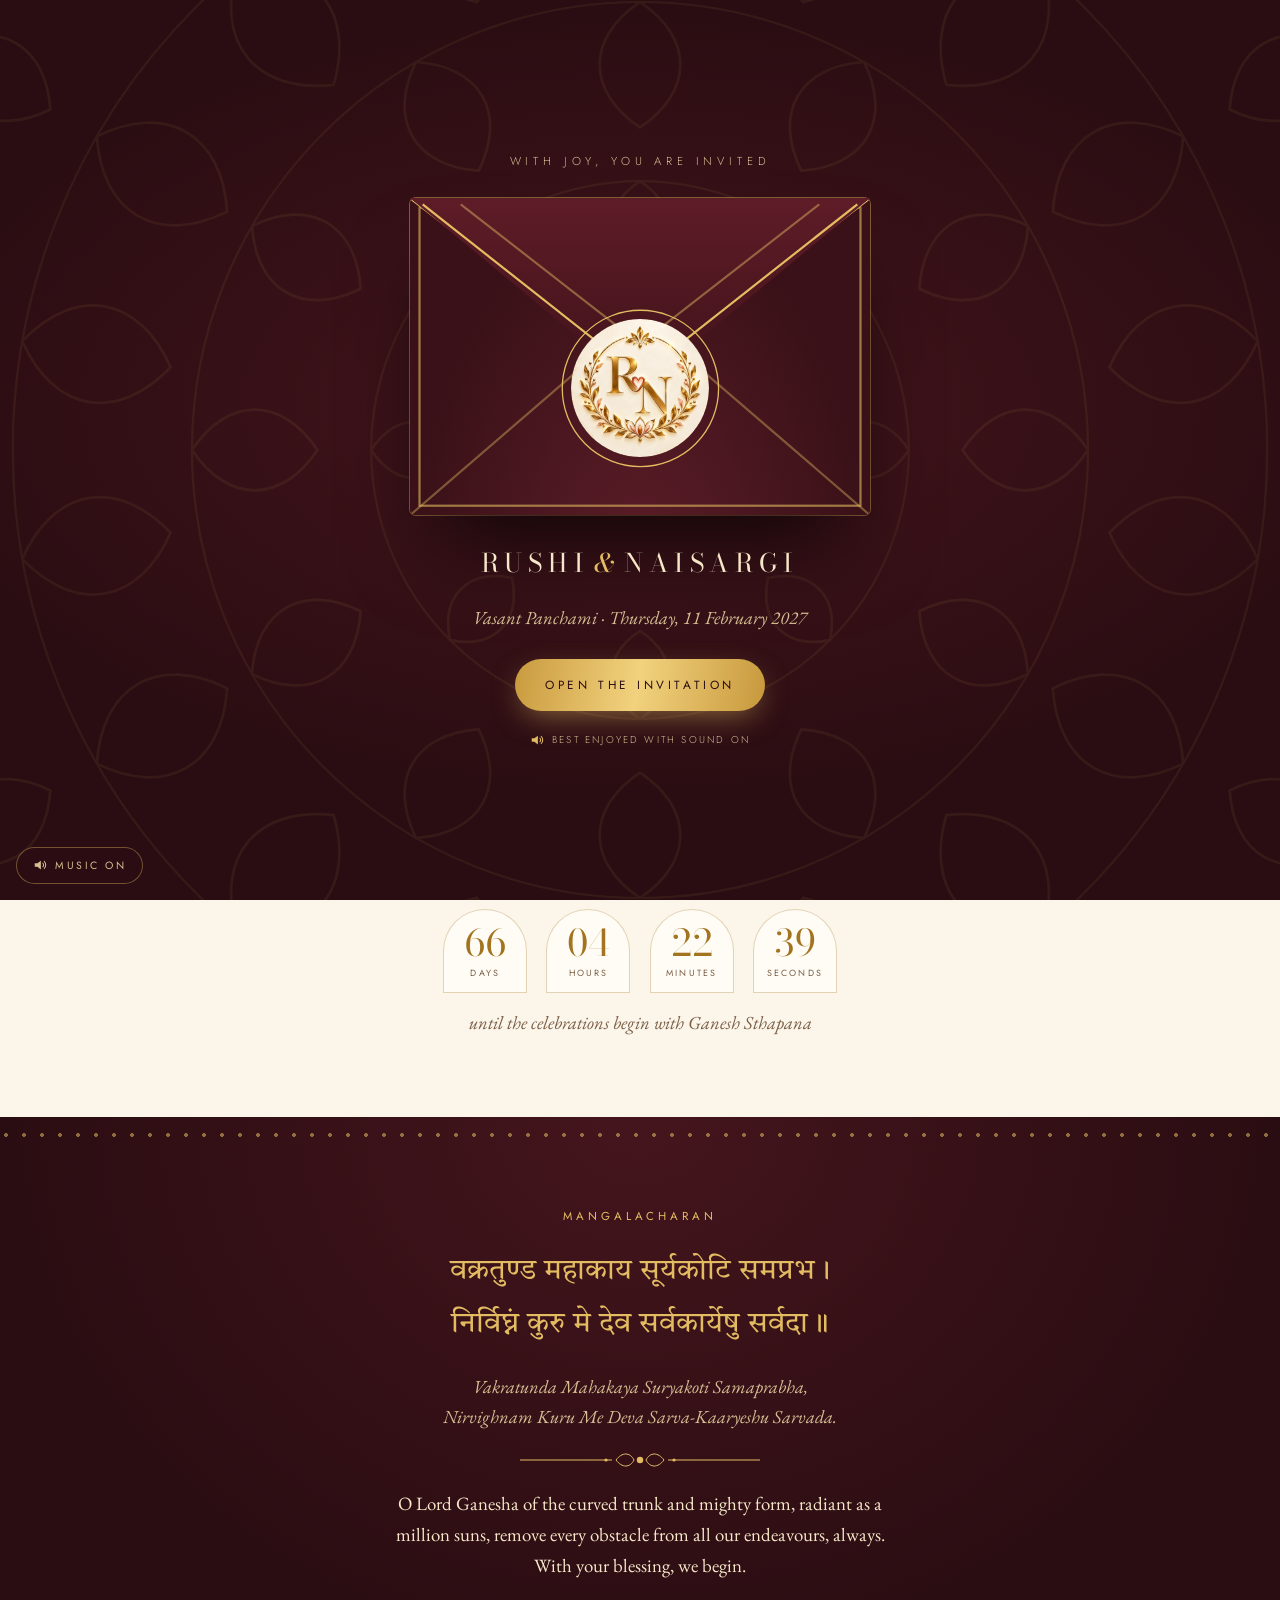
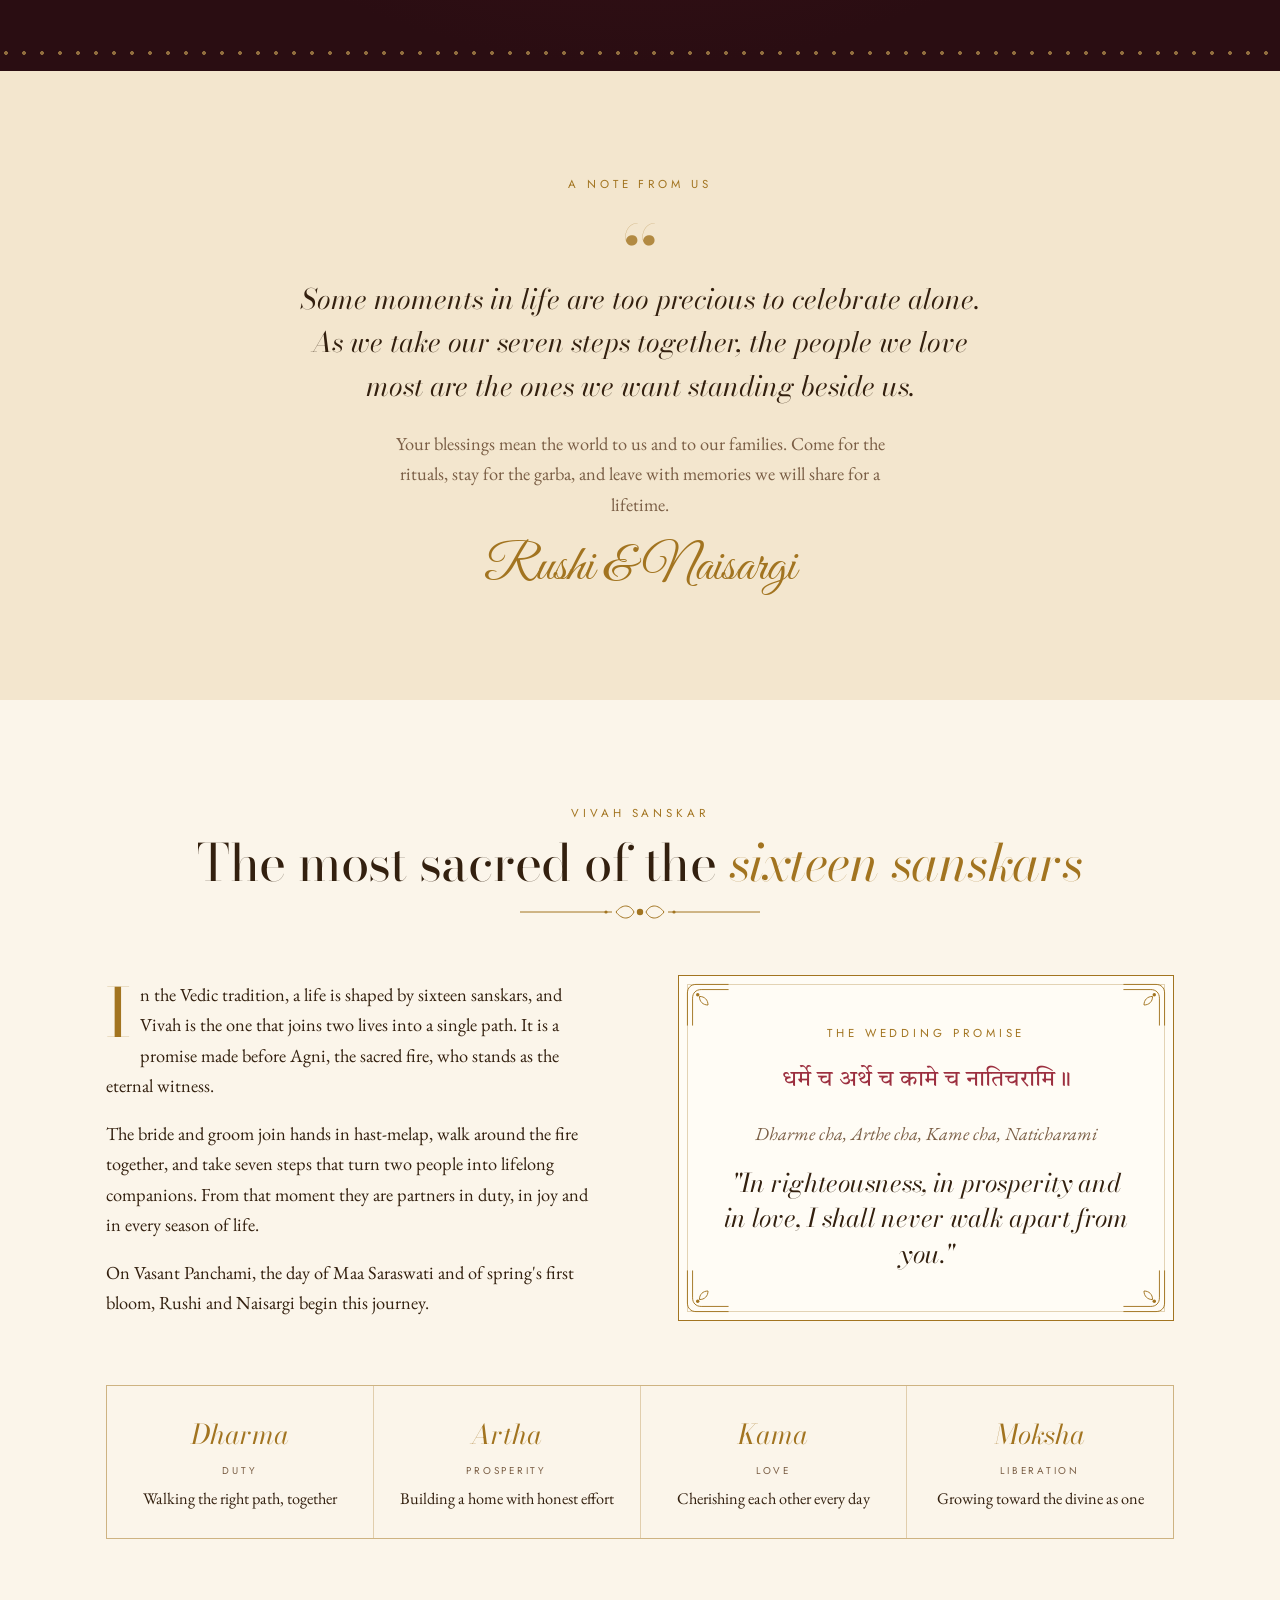
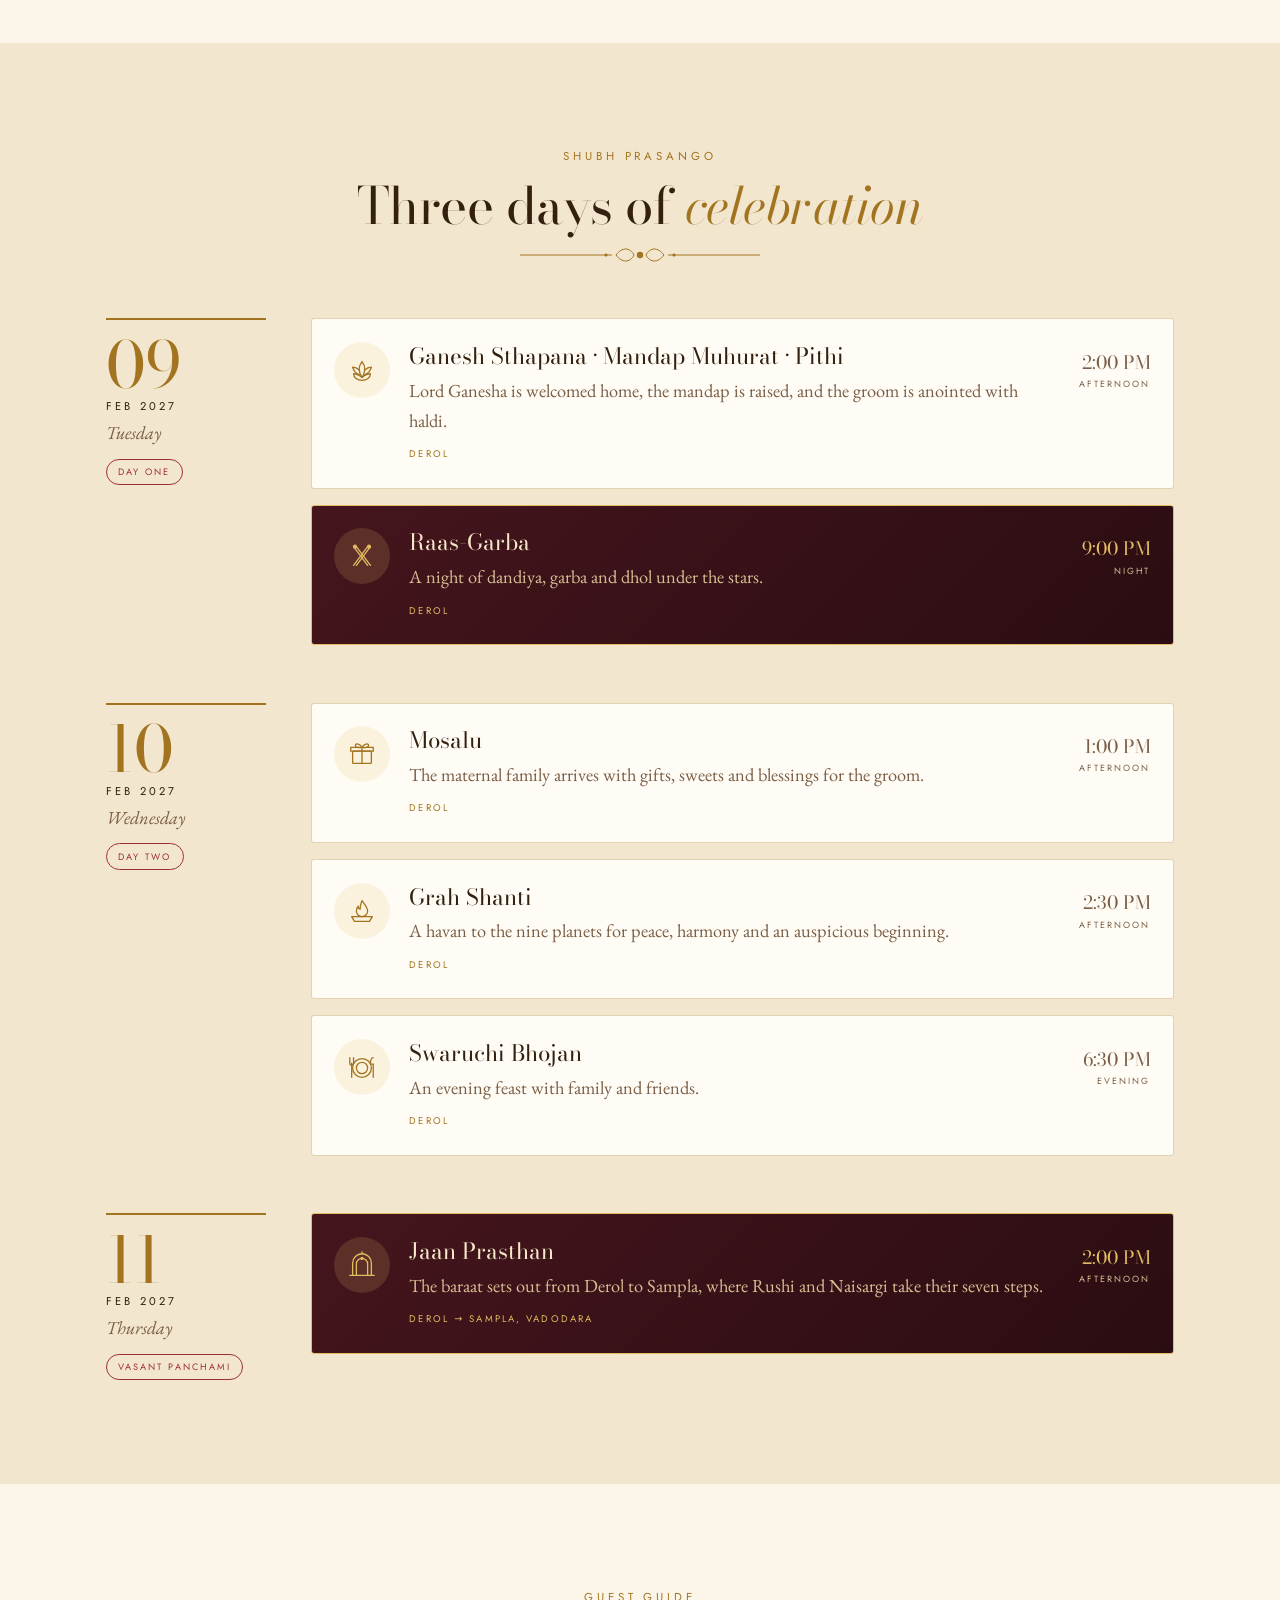
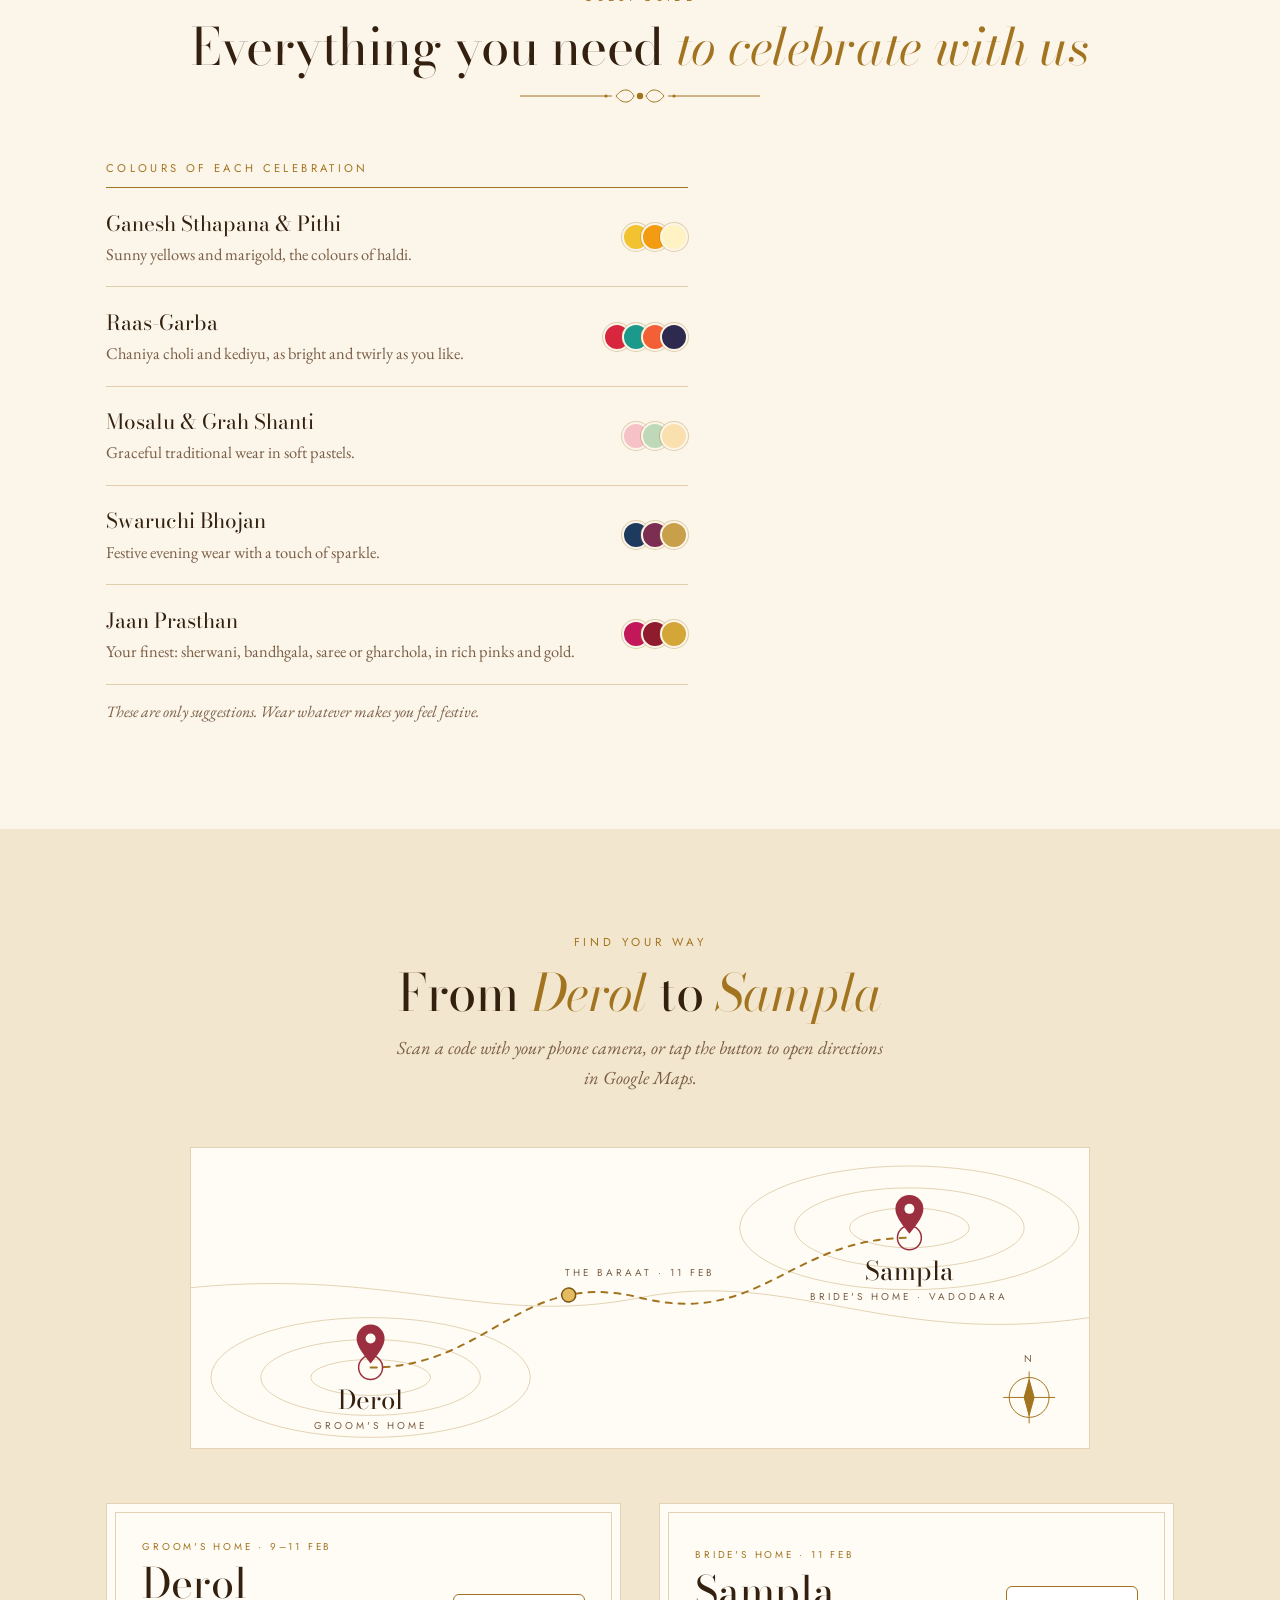
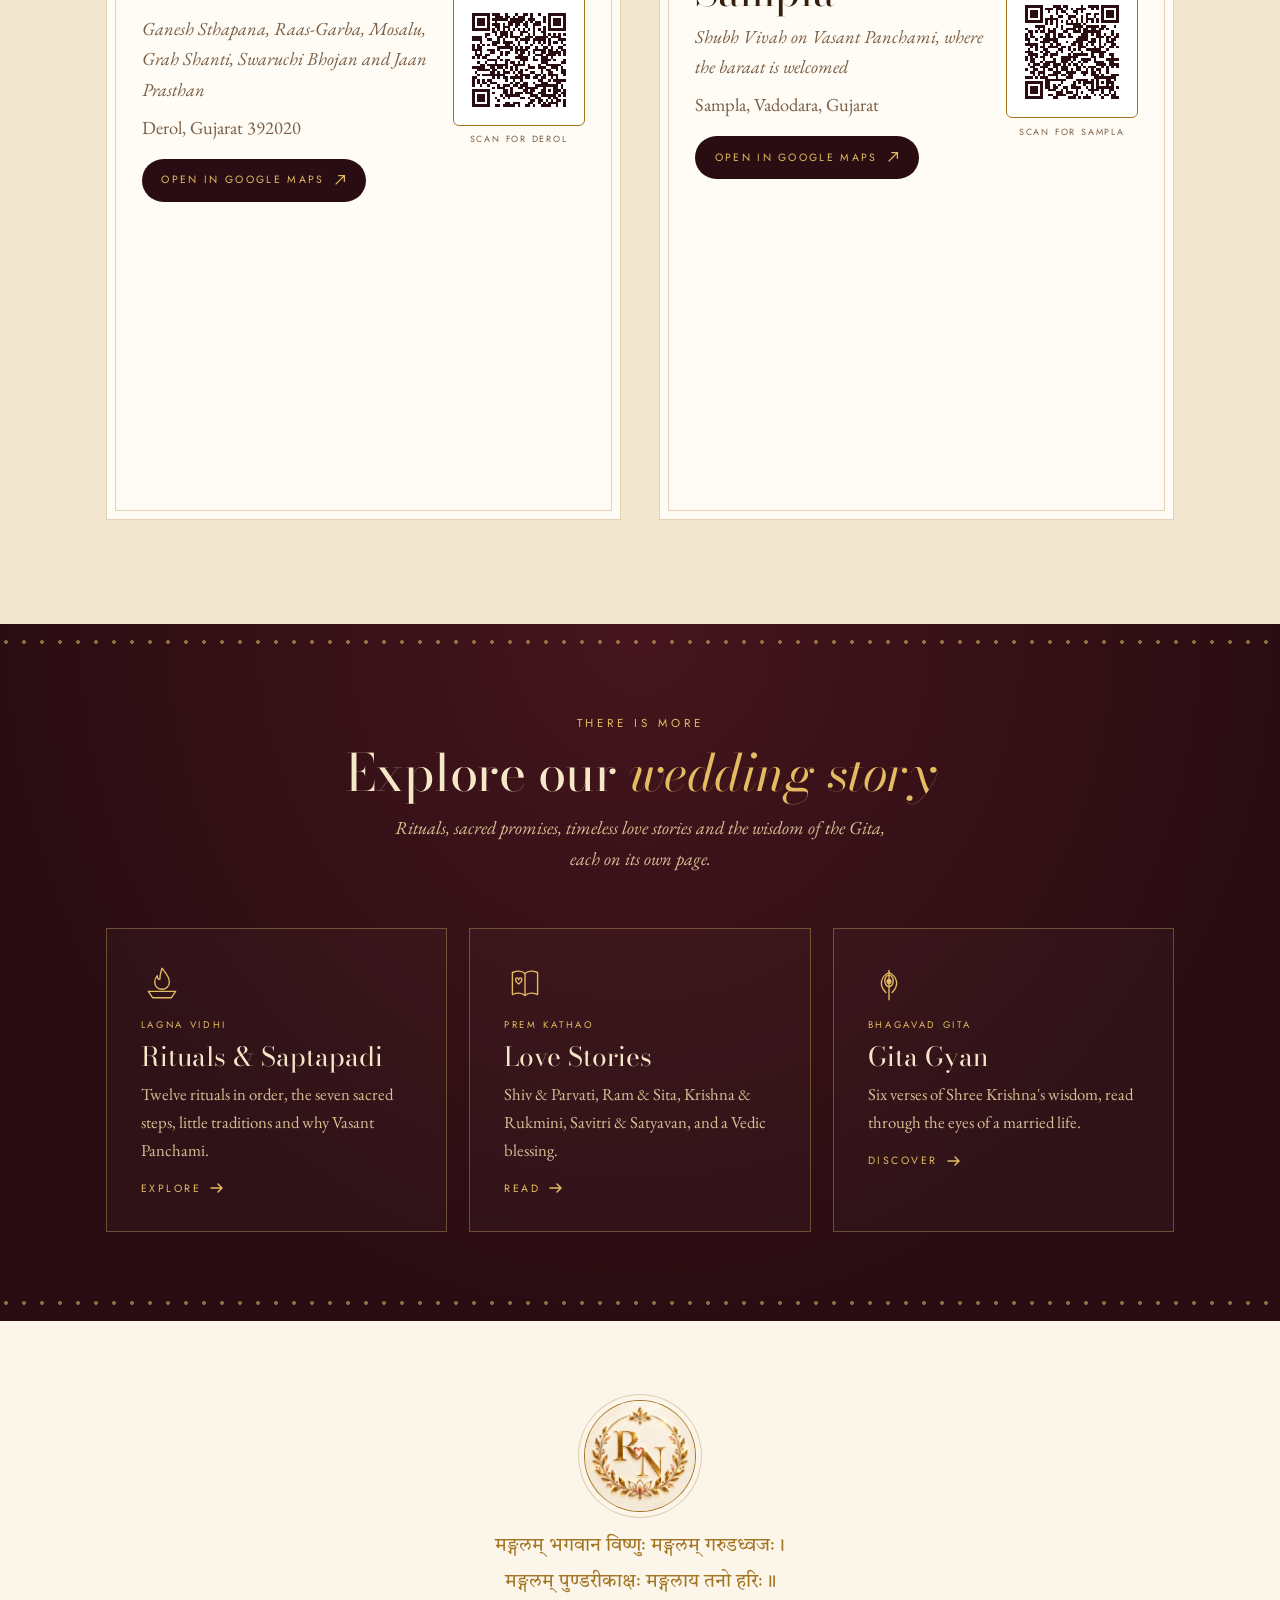
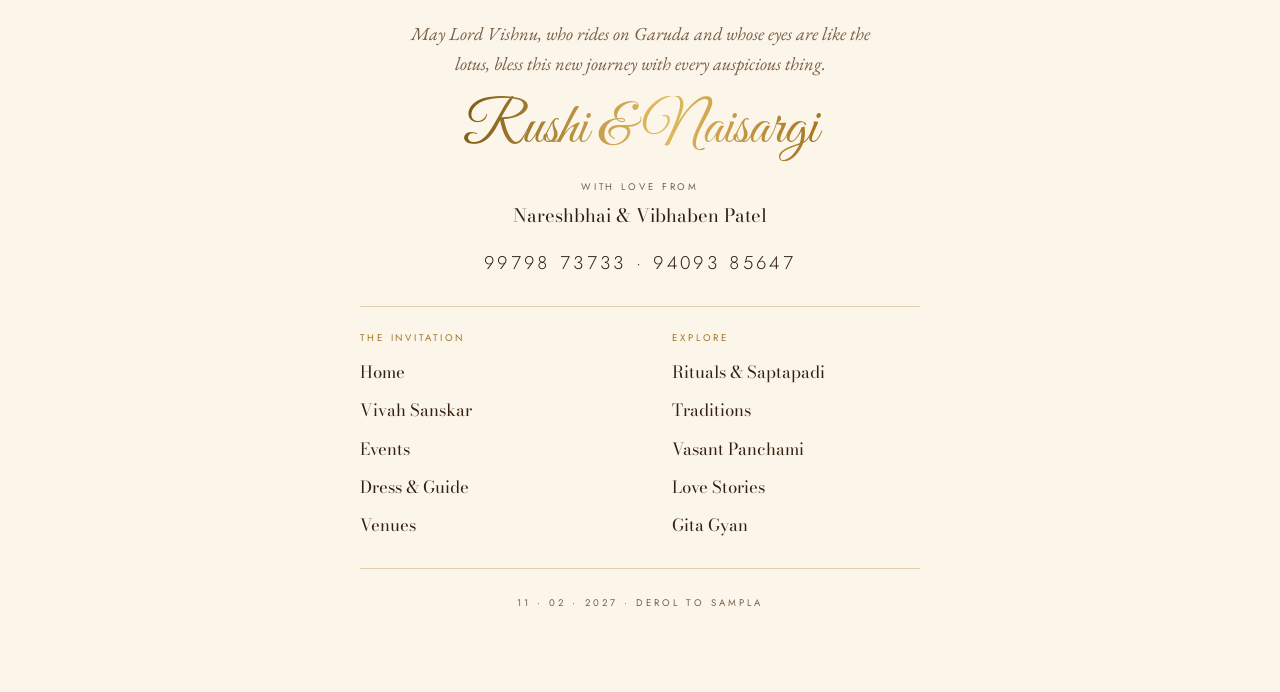
<file: index.html>
<!doctype html>
<html lang="en">
<head>
<meta charset="utf-8">
<meta name="viewport" content="width=device-width,initial-scale=1,viewport-fit=cover">
<meta name="claude:viewport-fit-sides" content="cover">
<meta name="theme-color" content="#2A0D12">
<title>Rushi &amp; Naisargi · Shubh Vivah</title>
<meta name="description" content="Rushi weds Naisargi · Vasant Panchami, 11 February 2027">
<link rel="icon" href="logo.webp">
<link rel="apple-touch-icon" href="logo.webp">
<meta property="og:title" content="Rushi &amp; Naisargi · Shubh Vivah">
<meta property="og:description" content="You are invited · 9–11 February 2027 · Derol to Sampla">
<meta property="og:image" content="logo.webp">
<script>try{if(sessionStorage.getItem('rn-opened')==='1')document.documentElement.classList.add('opened')}catch(e){}</script>
<link rel="preconnect" href="https://fonts.googleapis.com">
<link rel="preconnect" href="https://fonts.gstatic.com" crossorigin>
<link rel="stylesheet" href="https://fonts.googleapis.com/css2?family=Great+Vibes&family=Bodoni+Moda:ital,opsz,wght@0,6..96,400;0,6..96,500;0,6..96,600;1,6..96,400;1,6..96,500&family=EB+Garamond:ital,wght@0,400;0,500;1,400&family=Jost:wght@300;400;500&family=Tiro+Devanagari+Sanskrit&display=swap">
<link rel="stylesheet" href="style.css">
</head>
<body>
<svg width="0" height="0" style="position:absolute" aria-hidden="true">
  <defs>
    <symbol id="flourish" viewBox="0 0 240 18"><g fill="none" stroke="currentColor" stroke-width="1"><path d="M0 9h92M148 9h92"/><path d="M96 9c6-8 14-8 18 0-4 8-12 8-18 0zM144 9c-6-8-14-8-18 0 4 8 12 8 18 0z"/></g><circle cx="120" cy="9" r="3.2" fill="currentColor"/><circle cx="86" cy="9" r="1.6" fill="currentColor"/><circle cx="154" cy="9" r="1.6" fill="currentColor"/></symbol>
    <symbol id="corner" viewBox="0 0 56 56"><g fill="none" stroke="currentColor" stroke-width="1.1"><path d="M4 52V14C4 8 8 4 14 4h38"/><path d="M10 52V20c0-6 4-10 10-10h32"/><path d="M18 18c6 0 10 4 10 10-6 0-10-4-10-10z"/></g><circle cx="16" cy="16" r="2" fill="currentColor"/></symbol>
    <symbol id="arrow" viewBox="0 0 16 16"><path d="M3 13 13 3M6 3h7v7" fill="none" stroke="currentColor" stroke-width="1.5"/></symbol>
    <symbol id="chev" viewBox="0 0 16 16"><path d="M6 3l5 5-5 5" fill="none" stroke="currentColor" stroke-width="1.6"/></symbol>
    <linearGradient id="gg" x1="0" y1="0" x2="0" y2="1"><stop offset="0" stop-color="#FFE7A6"/><stop offset=".5" stop-color="#E3BC62"/><stop offset="1" stop-color="#B8862B"/></linearGradient>
  </defs>
</svg>

<!-- ═════════════════ INTRO ═════════════════ -->
<div class="intro" id="intro" role="dialog" aria-label="Wedding invitation">
  <svg class="mandala" id="mandala" viewBox="-100 -100 200 200" aria-hidden="true"></svg>
  <canvas id="dust" aria-hidden="true"></canvas>

  <!-- stage 1: the envelope -->
  <div class="stage st-env" id="stEnv">
    <p class="kicker">With joy, you are invited</p>
    <div class="env" id="env">
      <div class="env-back"></div>
      <div class="env-card" aria-hidden="true">
        <span class="a">॥ Shubh Vivah ॥</span>
        <span class="b">Rushi &amp; Naisargi</span>
        <span class="c">11 · 02 · 2027</span>
      </div>
      <div class="env-front">
        <svg viewBox="0 0 145 100" preserveAspectRatio="none" aria-hidden="true"><g fill="none" stroke="#E3BC62" stroke-width=".7" vector-effect="non-scaling-stroke"><path d="M0 0 72.5 56 145 0"/><rect x="3" y="3" width="139" height="94" opacity=".6"/><path d="M0 100 58 50M145 100 87 50" opacity=".4"/></g></svg>
      </div>
      <div class="env-flap">
        <svg viewBox="0 0 145 60" preserveAspectRatio="none" aria-hidden="true"><g fill="none" stroke="#E3BC62" stroke-width=".7" vector-effect="non-scaling-stroke"><path d="M4 2 72.5 56 141 2"/><path d="M16 2 72.5 46 129 2" opacity=".45"/></g></svg>
      </div>
      <button class="seal" id="seal" type="button" aria-label="Open the invitation">
        <span class="pulse"></span>
        <svg class="ring" viewBox="0 0 200 200" aria-hidden="true"><circle cx="100" cy="100" r="96"/></svg>
        <span class="seal-img"><img src="logo.webp" alt=""></span>
        <span class="sheen"></span>
      </button>
    </div>
    <p class="env-names">Rushi<i>&amp;</i>Naisargi</p>
    <p class="env-sub"><span>Vasant Panchami ·</span> <span>Thursday, 11 February 2027</span></p>
    <button class="open-btn" id="openBtn" type="button">Open the invitation</button>
    <p class="tap-hint"><svg viewBox="0 0 16 16" aria-hidden="true"><path d="M2 6h3l4-3v10L5 10H2z" fill="currentColor"/><path d="M11 5.5a3.5 3.5 0 0 1 0 5M12.5 3.5a6 6 0 0 1 0 9" fill="none" stroke="currentColor" stroke-width="1.2"/></svg>Best enjoyed with sound on</p>
  </div>

  <!-- stage 2: darshan -->
  <div class="stage st-dar" id="stDar" aria-live="polite">
    <div class="toran" aria-hidden="true"></div>
    <div class="arch-wrap">
      <span class="rays" aria-hidden="true"></span>
      <span class="arch-glow" aria-hidden="true"></span>
      <div class="arch">
        <div class="god ganesh" role="img" aria-label="Lord Ganesha drawn in gold">
          <svg viewBox="0 0 240 300" aria-hidden="true"><g fill="none" stroke="url(#gg)" stroke-width="2.2" stroke-linecap="round" stroke-linejoin="round">
            <circle cx="120" cy="150" r="114" stroke-width="1" opacity=".6"/>
            <path d="M120 4v6"/><circle cx="120" cy="14" r="3.5"/>
            <path d="M110 30Q120 12 130 30"/><path d="M104 54L110 30Q120 25 130 30L136 54"/><path d="M95 84L102 54Q120 47 138 54L145 84"/>
            <path d="M86 98Q120 86 154 98L149 84Q120 76 91 84Z"/><path d="M108 66l12-6 12 6M104 76l16-6 16 6" stroke-width="1.2"/>
            <circle cx="120" cy="40" r="2.5"/><circle cx="120" cy="91" r="3"/>
            <path d="M88 100C82 122 86 142 96 154"/><path d="M152 100C158 122 154 142 144 154"/>
            <path d="M88 106C62 92 34 104 34 136C34 166 58 186 86 172"/><path d="M80 118C62 114 50 126 52 144C54 160 68 168 84 160" stroke-width="1.2"/>
            <path d="M152 106C178 92 206 104 206 136C206 166 182 186 154 172"/><path d="M160 118C178 114 190 126 188 144C186 160 172 168 156 160" stroke-width="1.2"/>
            <path d="M98 128q8-7 16 0q-8 5-16 0z"/><path d="M126 128q8-7 16 0q-8 5-16 0z"/>
            <path d="M112 100Q120 120 128 100"/>
            <path d="M96 154C102 160 106 162 110 166C108 196 100 214 106 232C112 252 150 254 160 232C166 216 152 204 140 212"/>
            <path d="M144 154C138 160 134 162 130 166C130 192 124 206 126 220C128 232 140 234 144 226C146 220 142 214 140 212"/>
            <path d="M111 180q9 4 19 0M109 194q9 4 18 0M107 208q9 4 18 0M110 224q8 3 15-1" stroke-width="1"/>
            <path d="M134 160C148 164 156 176 154 190C148 180 140 172 132 168"/><path d="M106 160C98 164 95 168 95 174L102 170"/>
            <path d="M40 296C52 266 72 256 92 252"/><path d="M200 296C188 266 168 256 150 254"/>
            <path d="M66 272Q120 318 174 272" stroke-width="1.2"/>
          </g><circle cx="106" cy="128" r="1.8" fill="#E3BC62"/><circle cx="134" cy="128" r="1.8" fill="#E3BC62"/><circle cx="120" cy="113" r="3.2" fill="#E0566A"/>
          <g fill="#E3BC62" stroke="none"><circle cx="82" cy="266" r="2"/><circle cx="92" cy="272" r="2"/><circle cx="102" cy="276" r="2"/><circle cx="112" cy="278" r="2"/><circle cx="122" cy="278" r="2"/><circle cx="132" cy="277" r="2"/><circle cx="142" cy="274" r="2"/><circle cx="152" cy="270" r="2"/><circle cx="160" cy="265" r="2"/></g></svg>
        </div>
        <div class="god contain"><img src="umiya.webp" alt="Maa Umiya seated on her bull"></div>
        <div class="god"><img src="mahadev.webp" alt="Lord Mahadev raising his hand in blessing"></div>
        <div class="god"><img src="swaminarayan.webp" alt="Bhagwan Swaminarayan seated on a lotus"></div>
        <div class="god"><img src="dwarkadhish.webp" alt="Shree Dwarkadhish adorned in pink and gold"></div>
      </div>
      <span class="diya l" aria-hidden="true"><span class="fl"></span><span class="bowl"></span></span>
      <span class="diya r" aria-hidden="true"><span class="fl"></span><span class="bowl"></span></span>
    </div>
    <div class="dar-text out" id="darText">
      <p class="dar-deva" id="darDeva">&nbsp;</p>
      <h2 class="dar-name" id="darName">&nbsp;</h2>
      <p class="dar-line" id="darLine">&nbsp;</p>
      <div class="dar-dots" id="darDots" aria-hidden="true"><i></i><i></i><i></i><i></i><i></i></div>
    </div>
  </div>

  <div class="flash" id="flash"></div>
  <button class="ctrl skip" id="skipBtn" type="button" hidden>Skip</button>
  <button class="ctrl sound" id="soundBtn" type="button" aria-pressed="true"><svg viewBox="0 0 16 16" aria-hidden="true"><path d="M2 6h3l4-3v10L5 10H2z" fill="currentColor"/><path id="soundWave" d="M11 5.5a3.5 3.5 0 0 1 0 5M12.5 3.5a6 6 0 0 1 0 9" fill="none" stroke="currentColor" stroke-width="1.2"/></svg><span id="soundTxt">Music on</span></button>
</div>

<!-- ═════════════════ NAV ═════════════════ -->
<nav class="nav" aria-label="Main">
  <div class="wrap">
    <a class="brand" href="index.html#home" aria-label="Rushi and Naisargi, home"><img src="logo.webp" alt=""><span class="bt" aria-hidden="true"><span class="bn"><b style="padding: 1px 1px;">Rushi</b><i>&amp;</i><b style="padding: 3px 2px;">Naisargi</b></span>
      <!-- <span class="bd">Shubh Vivah · 11.02.2027</span> -->
    </span></a>
    <ul>
      <li><a class="lk on" href="index.html#home" aria-current="page">Home</a></li>
      <li><a class="lk" href="index.html#celebrations">Events</a></li>
      <li><a class="lk" href="index.html#venues">Venues</a></li>
      <li><a class="lk" href="rituals.html">Rituals</a></li>
      <li><a class="lk" href="stories.html">Stories</a></li>
      <li><a class="lk" href="gita.html">Gita Gyan</a></li>
    </ul>
    <button class="menu-btn" id="menuBtn" type="button" aria-expanded="false" aria-controls="mnav" aria-label="Open menu"><span></span><span></span></button>
  </div>
</nav>
<div class="mnav" id="mnav" hidden>
  <div class="mnav-in">
    <p class="label">॥ Shubh Vivah ॥</p>
    <div class="grp">
      <p class="gl">The Invitation</p>
      <ul>
        <li style="--d:1"><a class="on" aria-current="page" href="index.html#home">Home</a></li>
        <li style="--d:2"><a href="index.html#invitation">Invitation</a></li>
        <li style="--d:3"><a href="index.html#vivah">Vivah Sanskar</a></li>
        <li style="--d:4"><a href="index.html#celebrations">Events</a></li>
        <li style="--d:5"><a href="index.html#guide">Dress &amp; Guide</a></li>
        <li style="--d:6"><a href="index.html#venues">Venues</a></li>
      </ul>
    </div>
    <div class="grp">
      <p class="gl">Explore</p>
      <ul>
        <li style="--d:7"><a href="rituals.html">Rituals &amp; Saptapadi</a></li>
        <li style="--d:8"><a href="stories.html">Love Stories</a></li>
        <li style="--d:9"><a href="gita.html">Gita Gyan</a></li>
      </ul>
    </div>
    <p class="mnav-date">Thursday · 11 February 2027</p>
  </div>
</div>

<main data-page="index.html">
<!-- ═════════ HERO ═════════ -->
<header class="hero" id="home">
  <div class="wrap">
    <p class="hero-kicker">॥ Shubh Vivah ॥</p>
    <div class="hero-medal">
      <svg viewBox="0 0 200 200" aria-hidden="true"><circle cx="100" cy="100" r="97" fill="none" stroke="currentColor" stroke-dasharray=".1 5" stroke-linecap="round" style="stroke-width:1.8"/><circle cx="100" cy="3" r="2.4" fill="currentColor"/><circle cx="100" cy="197" r="2.4" fill="currentColor"/><circle cx="3" cy="100" r="2.4" fill="currentColor"/><circle cx="197" cy="100" r="2.4" fill="currentColor"/></svg>
      <img src="logo.webp" alt="Rushi and Naisargi wedding monogram">
    </div>
    <p class="lead">Two hearts, one sacred fire, a lifetime of seven promises</p>
    <h1 class="couple-names"><span class="gold-text">Rushi</span><span class="amp">&amp;</span><span class="gold-text">Naisargi</span></h1>
    <div class="parents">
      <div class="p"><span class="k">Son of</span><span class="v">Nareshbhai <i>&amp;</i> Vibhaben Patel</span></div>
      <span class="bar" aria-hidden="true"></span>
      <div class="p"><span class="k">Daughter of</span><span class="v">Chetanbhai <i>&amp;</i> Alpaben Patel</span></div>
    </div>
    <div class="date-line"><i></i>Thursday · 11 February 2027<i></i></div>
    <p class="hero-sub">Maha Sud Vasant Panchami</p>
    <div class="countdown">
      <div class="cd"><b id="cdD">--</b><span>Days</span></div>
      <div class="cd"><b id="cdH">--</b><span>Hours</span></div>
      <div class="cd"><b id="cdM">--</b><span>Minutes</span></div>
      <div class="cd"><b id="cdS">--</b><span>Seconds</span></div>
    </div>
    <p class="cd-label" id="cdLabel">until the celebrations begin with Ganesh Sthapana</p>
  </div>
</header>

<!-- ═════════ MANGALACHARAN ═════════ -->
<section class="velvet" aria-label="Invocation to Lord Ganesha">
  <div class="wrap narrow shloka rv">
    <p class="label">Mangalacharan</p>
    <p class="deva">वक्रतुण्ड महाकाय सूर्यकोटि समप्रभ ।<br>निर्विघ्नं कुरु मे देव सर्वकार्येषु सर्वदा ॥</p>
    <p class="roman">Vakratunda Mahakaya Suryakoti Samaprabha,<br>Nirvighnam Kuru Me Deva Sarva-Kaaryeshu Sarvada.</p>
    <svg class="flourish" style="color:var(--gold-hi)" aria-hidden="true"><use href="#flourish"/></svg>
    <p class="meaning">O Lord Ganesha of the curved trunk and mighty form, radiant as a million suns, remove every obstacle from all our endeavours, always. With your blessing, we begin.</p>
  </div>
</section>

<!-- ═════════ A NOTE FROM THE COUPLE ═════════ -->
<section class="section" id="invitation" aria-label="A note from the couple" style="background:var(--paper-2)">
  <div class="wrap note rv">
    <p class="label">A Note From Us</p>
    <span class="qm" aria-hidden="true">&ldquo;</span>
    <p class="body">Some moments in life are too precious to celebrate alone. As we take our seven steps together, the people we love most are the ones we want standing beside us.</p>
    <p class="body2">Your blessings mean the world to us and to our families. Come for the rituals, stay for the garba, and leave with memories we will share for a lifetime.</p>
    <p class="sig">Rushi &amp; Naisargi</p>
  </div>
</section>

<!-- ═════════ VIVAH ═════════ -->
<section class="section" id="vivah">
  <div class="wrap">
    <div class="sec-head rv">
      <p class="label">Vivah Sanskar</p>
      <h2 class="sec-title">The most sacred of the <em>sixteen sanskars</em></h2>
      <svg class="flourish" aria-hidden="true"><use href="#flourish"/></svg>
    </div>
    <div class="union">
      <div class="txt rv">
        <p>In the Vedic tradition, a life is shaped by sixteen sanskars, and Vivah is the one that joins two lives into a single path. It is a promise made before Agni, the sacred fire, who stands as the eternal witness.</p>
        <p>The bride and groom join hands in hast-melap, walk around the fire together, and take seven steps that turn two people into lifelong companions. From that moment they are partners in duty, in joy and in every season of life.</p>
        <p>On Vasant Panchami, the day of Maa Saraswati and of spring's first bloom, Rushi and Naisargi begin this journey.</p>
      </div>
      <figure class="vow rv">
        <svg class="corner c1" aria-hidden="true"><use href="#corner"/></svg>
        <svg class="corner c2" aria-hidden="true"><use href="#corner"/></svg>
        <svg class="corner c3" aria-hidden="true"><use href="#corner"/></svg>
        <svg class="corner c4" aria-hidden="true"><use href="#corner"/></svg>
        <p class="label">The Wedding Promise</p>
        <p class="deva">धर्मे च अर्थे च कामे च नातिचरामि ॥</p>
        <p class="roman">Dharme cha, Arthe cha, Kame cha, Naticharami</p>
        <p class="q">"In righteousness, in prosperity and in love, I shall never walk apart from you."</p>
      </figure>
    </div>
    <div class="pillars rv">
      <div class="pillar"><span class="n">Dharma</span><span class="k">Duty</span><p>Walking the right path, together</p></div>
      <div class="pillar"><span class="n">Artha</span><span class="k">Prosperity</span><p>Building a home with honest effort</p></div>
      <div class="pillar"><span class="n">Kama</span><span class="k">Love</span><p>Cherishing each other every day</p></div>
      <div class="pillar"><span class="n">Moksha</span><span class="k">Liberation</span><p>Growing toward the divine as one</p></div>
    </div>
  </div>
</section>

<!-- ═════════ CELEBRATIONS ═════════ -->
<section class="section" id="celebrations" style="background:var(--paper-2)">
  <div class="wrap">
    <div class="sec-head rv">
      <p class="label">Shubh Prasango</p>
      <h2 class="sec-title">Three days of <em>celebration</em></h2>
      <svg class="flourish" aria-hidden="true"><use href="#flourish"/></svg>
    </div>
    <div class="days">
      <div class="day">
        <div class="day-date rv"><span class="dn">09</span><span class="mo">Feb 2027</span><span class="wd">Tuesday</span><span class="tag">Day One</span></div>
        <div class="evs">
          <div class="ev rv">
            <span class="ic"><svg viewBox="0 0 32 32" fill="none" stroke="currentColor" stroke-width="1.4" stroke-linecap="round" stroke-linejoin="round"><path d="M16 27c-5 0-9-3-9-7 3 0 6 1 9 4 3-3 6-4 9-4 0 4-4 7-9 7z"/><path d="M16 24c-2-3-3-6-3-9 0-3 1.5-6 3-8 1.5 2 3 5 3 8 0 3-1 6-3 9z"/><path d="M13 21c-3-1-6-4-7-8 3 0 5 1 7 3M19 21c3-1 6-4 7-8-3 0-5 1-7 3"/></svg></span>
            <div class="body"><h3>Ganesh Sthapana · Mandap Muhurat · Pithi</h3><p>Lord Ganesha is welcomed home, the mandap is raised, and the groom is anointed with haldi.</p><span class="where">Derol</span></div>
            <p class="time">2:00 PM<small>Afternoon</small></p>
          </div>
          <div class="ev rv feature">
            <span class="ic"><svg viewBox="0 0 32 32" fill="none" stroke="currentColor" stroke-width="1.4" stroke-linecap="round"><path d="M7 26 22 6M10 26 25 6"/><circle cx="23.5" cy="6" r="1.5" fill="currentColor"/><path d="M25 26 10 6M22 26 7 6"/><circle cx="8.5" cy="6" r="1.5" fill="currentColor"/></svg></span>
            <div class="body"><h3>Raas-Garba</h3><p>A night of dandiya, garba and dhol under the stars.</p><span class="where">Derol</span></div>
            <p class="time">9:00 PM<small>Night</small></p>
          </div>
        </div>
      </div>
      <div class="day">
        <div class="day-date rv"><span class="dn">10</span><span class="mo">Feb 2027</span><span class="wd">Wednesday</span><span class="tag">Day Two</span></div>
        <div class="evs">
          <div class="ev rv">
            <span class="ic"><svg viewBox="0 0 32 32" fill="none" stroke="currentColor" stroke-width="1.4" stroke-linejoin="round"><rect x="6" y="13" width="20" height="13" rx="1"/><path d="M4 9h24v4H4zM16 9v17"/><path d="M16 9c-2-4-7-5-7-2s5 2 7 2c2 0 7 1 7-2s-5-2-7 2z"/></svg></span>
            <div class="body"><h3>Mosalu</h3><p>The maternal family arrives with gifts, sweets and blessings for the groom.</p><span class="where">Derol</span></div>
            <p class="time">1:00 PM<small>Afternoon</small></p>
          </div>
          <div class="ev rv">
            <span class="ic"><svg viewBox="0 0 32 32" fill="none" stroke="currentColor" stroke-width="1.4" stroke-linecap="round" stroke-linejoin="round"><path d="M16 5c3 4 6 7 6 11a6 6 0 0 1-12 0c0-2 1-4 2-5 0 2 1 3 2 3 0-4 1-6 2-9z"/><path d="M5 22h22l-3 5H8z"/></svg></span>
            <div class="body"><h3>Grah Shanti</h3><p>A havan to the nine planets for peace, harmony and an auspicious beginning.</p><span class="where">Derol</span></div>
            <p class="time">2:30 PM<small>Afternoon</small></p>
          </div>
          <div class="ev rv">
            <span class="ic"><svg viewBox="0 0 32 32" fill="none" stroke="currentColor" stroke-width="1.4" stroke-linecap="round"><circle cx="16" cy="17" r="10"/><circle cx="16" cy="17" r="6"/><path d="M3 6v6a2 2 0 0 0 4 0V6M5 12v15M28 6c-2 0-3 3-3 7h3v14"/></svg></span>
            <div class="body"><h3>Swaruchi Bhojan</h3><p>An evening feast with family and friends.</p><span class="where">Derol</span></div>
            <p class="time">6:30 PM<small>Evening</small></p>
          </div>
        </div>
      </div>
      <div class="day">
        <div class="day-date rv"><span class="dn">11</span><span class="mo">Feb 2027</span><span class="wd">Thursday</span><span class="tag">Vasant Panchami</span></div>
        <div class="evs">
          <div class="ev rv feature">
            <span class="ic"><svg viewBox="0 0 32 32" fill="none" stroke="currentColor" stroke-width="1.4" stroke-linecap="round" stroke-linejoin="round"><path d="M6 27V14a10 10 0 0 1 20 0v13"/><path d="M10 27V15a6 6 0 0 1 12 0v12"/><path d="M3 27h26M16 4V2"/><circle cx="16" cy="9" r="1" fill="currentColor"/></svg></span>
            <div class="body"><h3>Jaan Prasthan</h3><p>The baraat sets out from Derol to Sampla, where Rushi and Naisargi take their seven steps.</p><span class="where">Derol → Sampla, Vadodara</span></div>
            <p class="time">2:00 PM<small>Afternoon</small></p>
          </div>
        </div>
      </div>
    </div>
  </div>
</section>

<!-- ═════════ GUEST GUIDE ═════════ -->
<section class="section" id="guide">
  <div class="wrap">
    <div class="sec-head rv">
      <p class="label">Guest Guide</p>
      <h2 class="sec-title">Everything you need <em>to celebrate with us</em></h2>
      <svg class="flourish" aria-hidden="true"><use href="#flourish"/></svg>
    </div>
    <div class="guide">
      <div class="rv" style="min-width:0">
        <h3 class="col">Colours of each celebration</h3>
        <div class="dress">
          <div class="dr"><div><h4>Ganesh Sthapana &amp; Pithi</h4><p>Sunny yellows and marigold, the colours of haldi.</p></div><span class="sw" aria-hidden="true"><i style="background:#F2C230"></i><i style="background:#F39C12"></i><i style="background:#FFF3C4"></i></span></div>
          <div class="dr"><div><h4>Raas-Garba</h4><p>Chaniya choli and kediyu, as bright and twirly as you like.</p></div><span class="sw" aria-hidden="true"><i style="background:#D7263D"></i><i style="background:#1B998B"></i><i style="background:#F46036"></i><i style="background:#2E294E"></i></span></div>
          <div class="dr"><div><h4>Mosalu &amp; Grah Shanti</h4><p>Graceful traditional wear in soft pastels.</p></div><span class="sw" aria-hidden="true"><i style="background:#F6C1C7"></i><i style="background:#BFD8B8"></i><i style="background:#F9E0AE"></i></span></div>
          <div class="dr"><div><h4>Swaruchi Bhojan</h4><p>Festive evening wear with a touch of sparkle.</p></div><span class="sw" aria-hidden="true"><i style="background:#1F3A5F"></i><i style="background:#7B2D52"></i><i style="background:#C9A04A"></i></span></div>
          <div class="dr"><div><h4>Jaan Prasthan</h4><p>Your finest: sherwani, bandhgala, saree or gharchola, in rich pinks and gold.</p></div><span class="sw" aria-hidden="true"><i style="background:#C2185B"></i><i style="background:#8E1B2E"></i><i style="background:#D4A537"></i></span></div>
        </div>
        <p class="note-s">These are only suggestions. Wear whatever makes you feel festive.</p>
      </div>
      <!-- <div class="tips rv">
        <h3 class="col">Good to know</h3>
        <div class="tip"><svg viewBox="0 0 40 40" fill="none" stroke="currentColor" stroke-width="1.3" stroke-linecap="round" aria-hidden="true"><circle cx="20" cy="20" r="7"/><path d="M20 4v5M20 31v5M4 20h5M31 20h5M8.7 8.7l3.5 3.5M27.8 27.8l3.5 3.5M31.3 8.7l-3.5 3.5M12.2 27.8l-3.5 3.5"/></svg><div><h4>February weather</h4><p>Warm afternoons around 30°C and cool nights near 15°C. A light shawl will be welcome on the garba night.</p></div></div>
        <div class="tip"><svg viewBox="0 0 40 40" fill="none" stroke="currentColor" stroke-width="1.3" stroke-linecap="round" aria-hidden="true"><circle cx="20" cy="20" r="15"/><path d="M20 11v9l6 4"/></svg><div><h4>The jaan leaves at 2:00 PM</h4><p>On 11 February the baraat departs Derol for Sampla. Please gather a little early so no one is left behind.</p></div></div>
        <div class="tip"><svg viewBox="0 0 40 40" fill="none" stroke="currentColor" stroke-width="1.3" stroke-linecap="round" stroke-linejoin="round" aria-hidden="true"><path d="M20 36c-7-8-11-14-11-20a11 11 0 0 1 22 0c0 6-4 12-11 20z"/><circle cx="20" cy="16" r="4"/></svg><div><h4>Finding the way</h4><p>Scan the QR codes in the Venues section below for directions to Derol and Sampla.</p></div></div>
        <div class="tip"><svg viewBox="0 0 40 40" fill="none" stroke="currentColor" stroke-width="1.3" stroke-linecap="round" stroke-linejoin="round" aria-hidden="true"><path d="M8 8h8l3 7-4 3a18 18 0 0 0 7 7l3-4 7 3v8a2 2 0 0 1-2 2A26 26 0 0 1 6 10a2 2 0 0 1 2-2z"/></svg><div><h4>Any questions?</h4><p>Call Nareshbhai or Vibhaben on 99798 73733 or 94093 85647.</p></div></div>
      </div> -->
    </div>
  </div>
</section>

<!-- ═════════ VENUES ═════════ -->
<section class="section" id="venues" style="background:var(--paper-2)">
  <div class="wrap">
    <div class="sec-head rv">
      <p class="label">Find Your Way</p>
      <h2 class="sec-title">From <em>Derol</em> to <em>Sampla</em></h2>
      <p class="sub">Scan a code with your phone camera, or tap the button to open directions in Google Maps.</p>
    </div>
    <div class="route rv" aria-hidden="true">
      <svg viewBox="0 0 900 300">
        <g class="contour">
          <ellipse cx="180" cy="230" rx="160" ry="60"/><ellipse cx="180" cy="230" rx="110" ry="38"/><ellipse cx="180" cy="230" rx="60" ry="18"/>
          <ellipse cx="720" cy="80" rx="170" ry="62"/><ellipse cx="720" cy="80" rx="115" ry="40"/><ellipse cx="720" cy="80" rx="60" ry="20"/>
          <path d="M0 140C200 120 300 180 450 150S700 200 900 170"/>
        </g>
        <path id="routePath" class="path" d="M180 220C300 220 330 120 450 150S600 90 720 90"/>
        <circle class="traveller" r="7"><animateMotion dur="7s" repeatCount="indefinite" rotate="auto"><mpath href="#routePath"/></animateMotion></circle>
        <circle class="pin-ring" cx="180" cy="220" r="12"/>
        <path class="pin" d="M180 222c-9-11-14-18-14-25a14 14 0 0 1 28 0c0 7-5 14-14 25z" transform="translate(0 -6)"/>
        <circle cx="180" cy="191" r="5" fill="var(--card)"/>
        <circle class="pin-ring" cx="720" cy="90" r="12"/>
        <path class="pin" d="M720 92c-9-11-14-18-14-25a14 14 0 0 1 28 0c0 7-5 14-14 25z" transform="translate(0 -6)"/>
        <circle cx="720" cy="61" r="5" fill="var(--card)"/>
        <text class="t-big" x="180" y="262" text-anchor="middle">Derol</text>
        <text class="t-sm" x="180" y="282" text-anchor="middle">Groom's home</text>
        <text class="t-big" x="720" y="132" text-anchor="middle">Sampla</text>
        <text class="t-sm" x="720" y="152" text-anchor="middle">Bride's home · Vadodara</text>
        <text class="t-sm" x="450" y="128" text-anchor="middle">The baraat · 11 Feb</text>
        <g transform="translate(840 250)" fill="none" stroke="var(--gold)" stroke-width="1"><circle r="20"/><path d="M0-26V26M-26 0H26"/><path d="M0-18 5 0 0 18-5 0z" fill="var(--gold)"/></g>
        <text class="t-sm" x="840" y="214" text-anchor="middle">N</text>
      </svg>
    </div>
    <div class="venues">
      <article class="venue rv">
        <div class="info">
          <span class="role">Groom's home · 9–11 Feb</span>
          <h3>Derol</h3>
          <p class="what">Ganesh Sthapana, Raas-Garba, Mosalu, Grah Shanti, Swaruchi Bhojan and Jaan Prasthan</p>
          <p class="what" style="font-style:normal">Derol, Gujarat 392020</p>
          <a class="go" href="https://maps.app.goo.gl/EsbCX4Mn5wvJHtbe8" target="_blank" rel="noopener">Open in Google Maps<svg aria-hidden="true"><use href="#arrow"/></svg></a>
        </div>
        <div class="qr"><div class="box"><svg viewBox="-4 -4 45 45" shape-rendering="crispEdges" role="img" aria-label="QR code for Derol on Google Maps"><rect x="-4" y="-4" width="45" height="45" fill="#FFFFFF"/><path d="M0 0h1v1h-1zM1 0h1v1h-1zM2 0h1v1h-1zM3 0h1v1h-1zM4 0h1v1h-1zM5 0h1v1h-1zM6 0h1v1h-1zM8 0h1v1h-1zM9 0h1v1h-1zM10 0h1v1h-1zM13 0h1v1h-1zM17 0h1v1h-1zM20 0h1v1h-1zM21 0h1v1h-1zM23 0h1v1h-1zM26 0h1v1h-1zM30 0h1v1h-1zM31 0h1v1h-1zM32 0h1v1h-1zM33 0h1v1h-1zM34 0h1v1h-1zM35 0h1v1h-1zM36 0h1v1h-1zM0 1h1v1h-1zM6 1h1v1h-1zM9 1h1v1h-1zM10 1h1v1h-1zM11 1h1v1h-1zM13 1h1v1h-1zM14 1h1v1h-1zM16 1h1v1h-1zM18 1h1v1h-1zM19 1h1v1h-1zM20 1h1v1h-1zM23 1h1v1h-1zM28 1h1v1h-1zM30 1h1v1h-1zM36 1h1v1h-1zM0 2h1v1h-1zM2 2h1v1h-1zM3 2h1v1h-1zM4 2h1v1h-1zM6 2h1v1h-1zM8 2h1v1h-1zM9 2h1v1h-1zM10 2h1v1h-1zM11 2h1v1h-1zM12 2h1v1h-1zM13 2h1v1h-1zM15 2h1v1h-1zM16 2h1v1h-1zM17 2h1v1h-1zM18 2h1v1h-1zM19 2h1v1h-1zM20 2h1v1h-1zM22 2h1v1h-1zM23 2h1v1h-1zM24 2h1v1h-1zM28 2h1v1h-1zM30 2h1v1h-1zM32 2h1v1h-1zM33 2h1v1h-1zM34 2h1v1h-1zM36 2h1v1h-1zM0 3h1v1h-1zM2 3h1v1h-1zM3 3h1v1h-1zM4 3h1v1h-1zM6 3h1v1h-1zM9 3h1v1h-1zM14 3h1v1h-1zM15 3h1v1h-1zM16 3h1v1h-1zM17 3h1v1h-1zM18 3h1v1h-1zM19 3h1v1h-1zM21 3h1v1h-1zM23 3h1v1h-1zM25 3h1v1h-1zM26 3h1v1h-1zM28 3h1v1h-1zM30 3h1v1h-1zM32 3h1v1h-1zM33 3h1v1h-1zM34 3h1v1h-1zM36 3h1v1h-1zM0 4h1v1h-1zM2 4h1v1h-1zM3 4h1v1h-1zM4 4h1v1h-1zM6 4h1v1h-1zM8 4h1v1h-1zM9 4h1v1h-1zM10 4h1v1h-1zM12 4h1v1h-1zM14 4h1v1h-1zM15 4h1v1h-1zM17 4h1v1h-1zM18 4h1v1h-1zM20 4h1v1h-1zM21 4h1v1h-1zM24 4h1v1h-1zM25 4h1v1h-1zM26 4h1v1h-1zM30 4h1v1h-1zM32 4h1v1h-1zM33 4h1v1h-1zM34 4h1v1h-1zM36 4h1v1h-1zM0 5h1v1h-1zM6 5h1v1h-1zM9 5h1v1h-1zM10 5h1v1h-1zM12 5h1v1h-1zM13 5h1v1h-1zM14 5h1v1h-1zM17 5h1v1h-1zM21 5h1v1h-1zM24 5h1v1h-1zM28 5h1v1h-1zM30 5h1v1h-1zM36 5h1v1h-1zM0 6h1v1h-1zM1 6h1v1h-1zM2 6h1v1h-1zM3 6h1v1h-1zM4 6h1v1h-1zM5 6h1v1h-1zM6 6h1v1h-1zM8 6h1v1h-1zM10 6h1v1h-1zM12 6h1v1h-1zM14 6h1v1h-1zM16 6h1v1h-1zM18 6h1v1h-1zM20 6h1v1h-1zM22 6h1v1h-1zM24 6h1v1h-1zM26 6h1v1h-1zM28 6h1v1h-1zM30 6h1v1h-1zM31 6h1v1h-1zM32 6h1v1h-1zM33 6h1v1h-1zM34 6h1v1h-1zM35 6h1v1h-1zM36 6h1v1h-1zM8 7h1v1h-1zM9 7h1v1h-1zM11 7h1v1h-1zM12 7h1v1h-1zM13 7h1v1h-1zM15 7h1v1h-1zM19 7h1v1h-1zM20 7h1v1h-1zM21 7h1v1h-1zM24 7h1v1h-1zM27 7h1v1h-1zM28 7h1v1h-1zM5 8h1v1h-1zM6 8h1v1h-1zM9 8h1v1h-1zM11 8h1v1h-1zM12 8h1v1h-1zM13 8h1v1h-1zM15 8h1v1h-1zM19 8h1v1h-1zM22 8h1v1h-1zM24 8h1v1h-1zM28 8h1v1h-1zM30 8h1v1h-1zM32 8h1v1h-1zM34 8h1v1h-1zM36 8h1v1h-1zM0 9h1v1h-1zM1 9h1v1h-1zM2 9h1v1h-1zM3 9h1v1h-1zM5 9h1v1h-1zM10 9h1v1h-1zM11 9h1v1h-1zM13 9h1v1h-1zM15 9h1v1h-1zM16 9h1v1h-1zM17 9h1v1h-1zM18 9h1v1h-1zM21 9h1v1h-1zM22 9h1v1h-1zM23 9h1v1h-1zM25 9h1v1h-1zM26 9h1v1h-1zM27 9h1v1h-1zM28 9h1v1h-1zM29 9h1v1h-1zM31 9h1v1h-1zM32 9h1v1h-1zM33 9h1v1h-1zM34 9h1v1h-1zM0 10h1v1h-1zM1 10h1v1h-1zM2 10h1v1h-1zM3 10h1v1h-1zM6 10h1v1h-1zM7 10h1v1h-1zM10 10h1v1h-1zM12 10h1v1h-1zM17 10h1v1h-1zM19 10h1v1h-1zM20 10h1v1h-1zM21 10h1v1h-1zM22 10h1v1h-1zM24 10h1v1h-1zM25 10h1v1h-1zM26 10h1v1h-1zM27 10h1v1h-1zM28 10h1v1h-1zM30 10h1v1h-1zM34 10h1v1h-1zM35 10h1v1h-1zM36 10h1v1h-1zM3 11h1v1h-1zM8 11h1v1h-1zM9 11h1v1h-1zM10 11h1v1h-1zM12 11h1v1h-1zM13 11h1v1h-1zM14 11h1v1h-1zM15 11h1v1h-1zM18 11h1v1h-1zM21 11h1v1h-1zM24 11h1v1h-1zM26 11h1v1h-1zM28 11h1v1h-1zM30 11h1v1h-1zM32 11h1v1h-1zM33 11h1v1h-1zM35 11h1v1h-1zM0 12h1v1h-1zM2 12h1v1h-1zM4 12h1v1h-1zM6 12h1v1h-1zM8 12h1v1h-1zM9 12h1v1h-1zM13 12h1v1h-1zM14 12h1v1h-1zM16 12h1v1h-1zM18 12h1v1h-1zM23 12h1v1h-1zM27 12h1v1h-1zM30 12h1v1h-1zM36 12h1v1h-1zM0 13h1v1h-1zM2 13h1v1h-1zM3 13h1v1h-1zM10 13h1v1h-1zM11 13h1v1h-1zM12 13h1v1h-1zM13 13h1v1h-1zM14 13h1v1h-1zM15 13h1v1h-1zM17 13h1v1h-1zM19 13h1v1h-1zM21 13h1v1h-1zM22 13h1v1h-1zM25 13h1v1h-1zM28 13h1v1h-1zM29 13h1v1h-1zM31 13h1v1h-1zM34 13h1v1h-1zM35 13h1v1h-1zM0 14h1v1h-1zM1 14h1v1h-1zM2 14h1v1h-1zM3 14h1v1h-1zM6 14h1v1h-1zM7 14h1v1h-1zM8 14h1v1h-1zM10 14h1v1h-1zM15 14h1v1h-1zM17 14h1v1h-1zM18 14h1v1h-1zM19 14h1v1h-1zM20 14h1v1h-1zM21 14h1v1h-1zM24 14h1v1h-1zM25 14h1v1h-1zM26 14h1v1h-1zM27 14h1v1h-1zM28 14h1v1h-1zM30 14h1v1h-1zM31 14h1v1h-1zM33 14h1v1h-1zM35 14h1v1h-1zM36 14h1v1h-1zM1 15h1v1h-1zM3 15h1v1h-1zM7 15h1v1h-1zM8 15h1v1h-1zM11 15h1v1h-1zM13 15h1v1h-1zM14 15h1v1h-1zM17 15h1v1h-1zM19 15h1v1h-1zM20 15h1v1h-1zM22 15h1v1h-1zM24 15h1v1h-1zM27 15h1v1h-1zM28 15h1v1h-1zM30 15h1v1h-1zM31 15h1v1h-1zM32 15h1v1h-1zM33 15h1v1h-1zM34 15h1v1h-1zM36 15h1v1h-1zM1 16h1v1h-1zM2 16h1v1h-1zM3 16h1v1h-1zM5 16h1v1h-1zM6 16h1v1h-1zM11 16h1v1h-1zM13 16h1v1h-1zM18 16h1v1h-1zM19 16h1v1h-1zM22 16h1v1h-1zM25 16h1v1h-1zM26 16h1v1h-1zM27 16h1v1h-1zM29 16h1v1h-1zM30 16h1v1h-1zM31 16h1v1h-1zM32 16h1v1h-1zM34 16h1v1h-1zM36 16h1v1h-1zM0 17h1v1h-1zM2 17h1v1h-1zM4 17h1v1h-1zM5 17h1v1h-1zM10 17h1v1h-1zM17 17h1v1h-1zM18 17h1v1h-1zM19 17h1v1h-1zM20 17h1v1h-1zM21 17h1v1h-1zM24 17h1v1h-1zM27 17h1v1h-1zM28 17h1v1h-1zM29 17h1v1h-1zM31 17h1v1h-1zM6 18h1v1h-1zM7 18h1v1h-1zM8 18h1v1h-1zM9 18h1v1h-1zM11 18h1v1h-1zM13 18h1v1h-1zM14 18h1v1h-1zM19 18h1v1h-1zM20 18h1v1h-1zM21 18h1v1h-1zM24 18h1v1h-1zM25 18h1v1h-1zM27 18h1v1h-1zM28 18h1v1h-1zM29 18h1v1h-1zM30 18h1v1h-1zM32 18h1v1h-1zM36 18h1v1h-1zM2 19h1v1h-1zM5 19h1v1h-1zM9 19h1v1h-1zM13 19h1v1h-1zM15 19h1v1h-1zM16 19h1v1h-1zM18 19h1v1h-1zM20 19h1v1h-1zM27 19h1v1h-1zM28 19h1v1h-1zM29 19h1v1h-1zM35 19h1v1h-1zM36 19h1v1h-1zM3 20h1v1h-1zM4 20h1v1h-1zM6 20h1v1h-1zM7 20h1v1h-1zM8 20h1v1h-1zM9 20h1v1h-1zM10 20h1v1h-1zM11 20h1v1h-1zM12 20h1v1h-1zM13 20h1v1h-1zM16 20h1v1h-1zM17 20h1v1h-1zM18 20h1v1h-1zM19 20h1v1h-1zM20 20h1v1h-1zM22 20h1v1h-1zM26 20h1v1h-1zM29 20h1v1h-1zM30 20h1v1h-1zM31 20h1v1h-1zM32 20h1v1h-1zM33 20h1v1h-1zM34 20h1v1h-1zM0 21h1v1h-1zM1 21h1v1h-1zM2 21h1v1h-1zM3 21h1v1h-1zM4 21h1v1h-1zM7 21h1v1h-1zM8 21h1v1h-1zM10 21h1v1h-1zM11 21h1v1h-1zM13 21h1v1h-1zM15 21h1v1h-1zM17 21h1v1h-1zM22 21h1v1h-1zM23 21h1v1h-1zM24 21h1v1h-1zM26 21h1v1h-1zM27 21h1v1h-1zM28 21h1v1h-1zM31 21h1v1h-1zM32 21h1v1h-1zM33 21h1v1h-1zM35 21h1v1h-1zM2 22h1v1h-1zM3 22h1v1h-1zM4 22h1v1h-1zM5 22h1v1h-1zM6 22h1v1h-1zM8 22h1v1h-1zM9 22h1v1h-1zM12 22h1v1h-1zM15 22h1v1h-1zM17 22h1v1h-1zM19 22h1v1h-1zM21 22h1v1h-1zM27 22h1v1h-1zM29 22h1v1h-1zM30 22h1v1h-1zM33 22h1v1h-1zM35 22h1v1h-1zM36 22h1v1h-1zM1 23h1v1h-1zM7 23h1v1h-1zM8 23h1v1h-1zM10 23h1v1h-1zM12 23h1v1h-1zM13 23h1v1h-1zM14 23h1v1h-1zM16 23h1v1h-1zM18 23h1v1h-1zM19 23h1v1h-1zM23 23h1v1h-1zM24 23h1v1h-1zM27 23h1v1h-1zM30 23h1v1h-1zM31 23h1v1h-1zM35 23h1v1h-1zM36 23h1v1h-1zM2 24h1v1h-1zM4 24h1v1h-1zM5 24h1v1h-1zM6 24h1v1h-1zM7 24h1v1h-1zM8 24h1v1h-1zM9 24h1v1h-1zM10 24h1v1h-1zM11 24h1v1h-1zM12 24h1v1h-1zM17 24h1v1h-1zM19 24h1v1h-1zM20 24h1v1h-1zM21 24h1v1h-1zM22 24h1v1h-1zM25 24h1v1h-1zM26 24h1v1h-1zM28 24h1v1h-1zM30 24h1v1h-1zM31 24h1v1h-1zM32 24h1v1h-1zM33 24h1v1h-1zM36 24h1v1h-1zM0 25h1v1h-1zM1 25h1v1h-1zM8 25h1v1h-1zM10 25h1v1h-1zM12 25h1v1h-1zM13 25h1v1h-1zM15 25h1v1h-1zM16 25h1v1h-1zM17 25h1v1h-1zM18 25h1v1h-1zM19 25h1v1h-1zM21 25h1v1h-1zM22 25h1v1h-1zM24 25h1v1h-1zM25 25h1v1h-1zM27 25h1v1h-1zM28 25h1v1h-1zM31 25h1v1h-1zM33 25h1v1h-1zM0 26h1v1h-1zM2 26h1v1h-1zM4 26h1v1h-1zM6 26h1v1h-1zM7 26h1v1h-1zM13 26h1v1h-1zM16 26h1v1h-1zM19 26h1v1h-1zM26 26h1v1h-1zM27 26h1v1h-1zM30 26h1v1h-1zM32 26h1v1h-1zM33 26h1v1h-1zM34 26h1v1h-1zM35 26h1v1h-1zM36 26h1v1h-1zM0 27h1v1h-1zM2 27h1v1h-1zM4 27h1v1h-1zM5 27h1v1h-1zM7 27h1v1h-1zM8 27h1v1h-1zM9 27h1v1h-1zM15 27h1v1h-1zM17 27h1v1h-1zM18 27h1v1h-1zM20 27h1v1h-1zM21 27h1v1h-1zM24 27h1v1h-1zM27 27h1v1h-1zM28 27h1v1h-1zM29 27h1v1h-1zM33 27h1v1h-1zM34 27h1v1h-1zM0 28h1v1h-1zM3 28h1v1h-1zM6 28h1v1h-1zM10 28h1v1h-1zM12 28h1v1h-1zM13 28h1v1h-1zM14 28h1v1h-1zM16 28h1v1h-1zM17 28h1v1h-1zM19 28h1v1h-1zM20 28h1v1h-1zM21 28h1v1h-1zM25 28h1v1h-1zM26 28h1v1h-1zM27 28h1v1h-1zM28 28h1v1h-1zM29 28h1v1h-1zM30 28h1v1h-1zM31 28h1v1h-1zM32 28h1v1h-1zM33 28h1v1h-1zM35 28h1v1h-1zM8 29h1v1h-1zM10 29h1v1h-1zM11 29h1v1h-1zM12 29h1v1h-1zM15 29h1v1h-1zM18 29h1v1h-1zM19 29h1v1h-1zM21 29h1v1h-1zM22 29h1v1h-1zM23 29h1v1h-1zM24 29h1v1h-1zM25 29h1v1h-1zM28 29h1v1h-1zM32 29h1v1h-1zM33 29h1v1h-1zM35 29h1v1h-1zM0 30h1v1h-1zM1 30h1v1h-1zM2 30h1v1h-1zM3 30h1v1h-1zM4 30h1v1h-1zM5 30h1v1h-1zM6 30h1v1h-1zM12 30h1v1h-1zM13 30h1v1h-1zM15 30h1v1h-1zM20 30h1v1h-1zM21 30h1v1h-1zM23 30h1v1h-1zM24 30h1v1h-1zM27 30h1v1h-1zM28 30h1v1h-1zM30 30h1v1h-1zM32 30h1v1h-1zM33 30h1v1h-1zM34 30h1v1h-1zM36 30h1v1h-1zM0 31h1v1h-1zM6 31h1v1h-1zM8 31h1v1h-1zM12 31h1v1h-1zM13 31h1v1h-1zM15 31h1v1h-1zM17 31h1v1h-1zM18 31h1v1h-1zM19 31h1v1h-1zM21 31h1v1h-1zM22 31h1v1h-1zM23 31h1v1h-1zM26 31h1v1h-1zM27 31h1v1h-1zM28 31h1v1h-1zM32 31h1v1h-1zM33 31h1v1h-1zM35 31h1v1h-1zM36 31h1v1h-1zM0 32h1v1h-1zM2 32h1v1h-1zM3 32h1v1h-1zM4 32h1v1h-1zM6 32h1v1h-1zM11 32h1v1h-1zM13 32h1v1h-1zM14 32h1v1h-1zM15 32h1v1h-1zM16 32h1v1h-1zM17 32h1v1h-1zM18 32h1v1h-1zM23 32h1v1h-1zM24 32h1v1h-1zM25 32h1v1h-1zM27 32h1v1h-1zM28 32h1v1h-1zM29 32h1v1h-1zM30 32h1v1h-1zM31 32h1v1h-1zM32 32h1v1h-1zM34 32h1v1h-1zM36 32h1v1h-1zM0 33h1v1h-1zM2 33h1v1h-1zM3 33h1v1h-1zM4 33h1v1h-1zM6 33h1v1h-1zM9 33h1v1h-1zM12 33h1v1h-1zM14 33h1v1h-1zM19 33h1v1h-1zM20 33h1v1h-1zM22 33h1v1h-1zM25 33h1v1h-1zM26 33h1v1h-1zM30 33h1v1h-1zM32 33h1v1h-1zM33 33h1v1h-1zM0 34h1v1h-1zM2 34h1v1h-1zM3 34h1v1h-1zM4 34h1v1h-1zM6 34h1v1h-1zM10 34h1v1h-1zM23 34h1v1h-1zM24 34h1v1h-1zM26 34h1v1h-1zM27 34h1v1h-1zM29 34h1v1h-1zM31 34h1v1h-1zM33 34h1v1h-1zM34 34h1v1h-1zM36 34h1v1h-1zM0 35h1v1h-1zM6 35h1v1h-1zM13 35h1v1h-1zM14 35h1v1h-1zM16 35h1v1h-1zM17 35h1v1h-1zM18 35h1v1h-1zM22 35h1v1h-1zM23 35h1v1h-1zM26 35h1v1h-1zM28 35h1v1h-1zM30 35h1v1h-1zM31 35h1v1h-1zM32 35h1v1h-1zM33 35h1v1h-1zM36 35h1v1h-1zM0 36h1v1h-1zM1 36h1v1h-1zM2 36h1v1h-1zM3 36h1v1h-1zM4 36h1v1h-1zM5 36h1v1h-1zM6 36h1v1h-1zM9 36h1v1h-1zM10 36h1v1h-1zM12 36h1v1h-1zM13 36h1v1h-1zM14 36h1v1h-1zM15 36h1v1h-1zM16 36h1v1h-1zM18 36h1v1h-1zM21 36h1v1h-1zM22 36h1v1h-1zM24 36h1v1h-1zM27 36h1v1h-1zM28 36h1v1h-1zM29 36h1v1h-1zM30 36h1v1h-1zM33 36h1v1h-1zM36 36h1v1h-1z" fill="#2A0D12"/></svg></div><small>Scan for Derol</small></div>
        <div class="map"><iframe src="https://www.google.com/maps/embed?pb=!1m18!1m12!1m3!1d12699.911764502775!2d72.92106516135507!3d21.765469015139928!2m3!1f0!2f0!3f0!3m2!1i1024!2i768!4f13.1!3m3!1m2!1s0x395f88f634da2f85%3A0x306f959ed48bad3a!2sDerol%2C%20Gujarat%20392020!5e1!3m2!1sen!2sin!4v1792857558193!5m2!1sen!2sin" title="Map of Derol" allowfullscreen loading="lazy" referrerpolicy="strict-origin-when-cross-origin"></iframe></div>
      </article>
      <article class="venue rv">
        <div class="info">
          <span class="role">Bride's home · 11 Feb</span>
          <h3>Sampla</h3>
          <p class="what">Shubh Vivah on Vasant Panchami, where the baraat is welcomed</p>
          <p class="what" style="font-style:normal">Sampla, Vadodara, Gujarat</p>
          <a class="go" href="https://maps.app.goo.gl/6Zoo254A2QSrTZ9B8" target="_blank" rel="noopener">Open in Google Maps<svg aria-hidden="true"><use href="#arrow"/></svg></a>
        </div>
        <div class="qr"><div class="box"><svg viewBox="-4 -4 45 45" shape-rendering="crispEdges" role="img" aria-label="QR code for Sampla on Google Maps"><rect x="-4" y="-4" width="45" height="45" fill="#FFFFFF"/><path d="M0 0h1v1h-1zM1 0h1v1h-1zM2 0h1v1h-1zM3 0h1v1h-1zM4 0h1v1h-1zM5 0h1v1h-1zM6 0h1v1h-1zM11 0h1v1h-1zM12 0h1v1h-1zM13 0h1v1h-1zM15 0h1v1h-1zM16 0h1v1h-1zM22 0h1v1h-1zM25 0h1v1h-1zM26 0h1v1h-1zM27 0h1v1h-1zM28 0h1v1h-1zM30 0h1v1h-1zM31 0h1v1h-1zM32 0h1v1h-1zM33 0h1v1h-1zM34 0h1v1h-1zM35 0h1v1h-1zM36 0h1v1h-1zM0 1h1v1h-1zM6 1h1v1h-1zM8 1h1v1h-1zM9 1h1v1h-1zM10 1h1v1h-1zM12 1h1v1h-1zM13 1h1v1h-1zM14 1h1v1h-1zM16 1h1v1h-1zM18 1h1v1h-1zM20 1h1v1h-1zM21 1h1v1h-1zM22 1h1v1h-1zM23 1h1v1h-1zM26 1h1v1h-1zM28 1h1v1h-1zM30 1h1v1h-1zM36 1h1v1h-1zM0 2h1v1h-1zM2 2h1v1h-1zM3 2h1v1h-1zM4 2h1v1h-1zM6 2h1v1h-1zM9 2h1v1h-1zM12 2h1v1h-1zM14 2h1v1h-1zM15 2h1v1h-1zM19 2h1v1h-1zM20 2h1v1h-1zM22 2h1v1h-1zM30 2h1v1h-1zM32 2h1v1h-1zM33 2h1v1h-1zM34 2h1v1h-1zM36 2h1v1h-1zM0 3h1v1h-1zM2 3h1v1h-1zM3 3h1v1h-1zM4 3h1v1h-1zM6 3h1v1h-1zM12 3h1v1h-1zM16 3h1v1h-1zM20 3h1v1h-1zM24 3h1v1h-1zM25 3h1v1h-1zM27 3h1v1h-1zM28 3h1v1h-1zM30 3h1v1h-1zM32 3h1v1h-1zM33 3h1v1h-1zM34 3h1v1h-1zM36 3h1v1h-1zM0 4h1v1h-1zM2 4h1v1h-1zM3 4h1v1h-1zM4 4h1v1h-1zM6 4h1v1h-1zM10 4h1v1h-1zM13 4h1v1h-1zM14 4h1v1h-1zM17 4h1v1h-1zM18 4h1v1h-1zM19 4h1v1h-1zM22 4h1v1h-1zM24 4h1v1h-1zM27 4h1v1h-1zM30 4h1v1h-1zM32 4h1v1h-1zM33 4h1v1h-1zM34 4h1v1h-1zM36 4h1v1h-1zM0 5h1v1h-1zM6 5h1v1h-1zM8 5h1v1h-1zM9 5h1v1h-1zM10 5h1v1h-1zM11 5h1v1h-1zM12 5h1v1h-1zM17 5h1v1h-1zM20 5h1v1h-1zM22 5h1v1h-1zM24 5h1v1h-1zM25 5h1v1h-1zM26 5h1v1h-1zM28 5h1v1h-1zM30 5h1v1h-1zM36 5h1v1h-1zM0 6h1v1h-1zM1 6h1v1h-1zM2 6h1v1h-1zM3 6h1v1h-1zM4 6h1v1h-1zM5 6h1v1h-1zM6 6h1v1h-1zM8 6h1v1h-1zM10 6h1v1h-1zM12 6h1v1h-1zM14 6h1v1h-1zM16 6h1v1h-1zM18 6h1v1h-1zM20 6h1v1h-1zM22 6h1v1h-1zM24 6h1v1h-1zM26 6h1v1h-1zM28 6h1v1h-1zM30 6h1v1h-1zM31 6h1v1h-1zM32 6h1v1h-1zM33 6h1v1h-1zM34 6h1v1h-1zM35 6h1v1h-1zM36 6h1v1h-1zM8 7h1v1h-1zM10 7h1v1h-1zM12 7h1v1h-1zM16 7h1v1h-1zM17 7h1v1h-1zM18 7h1v1h-1zM19 7h1v1h-1zM20 7h1v1h-1zM21 7h1v1h-1zM23 7h1v1h-1zM4 8h1v1h-1zM5 8h1v1h-1zM6 8h1v1h-1zM7 8h1v1h-1zM12 8h1v1h-1zM14 8h1v1h-1zM19 8h1v1h-1zM20 8h1v1h-1zM21 8h1v1h-1zM22 8h1v1h-1zM24 8h1v1h-1zM25 8h1v1h-1zM26 8h1v1h-1zM27 8h1v1h-1zM28 8h1v1h-1zM30 8h1v1h-1zM31 8h1v1h-1zM35 8h1v1h-1zM0 9h1v1h-1zM5 9h1v1h-1zM7 9h1v1h-1zM9 9h1v1h-1zM11 9h1v1h-1zM14 9h1v1h-1zM16 9h1v1h-1zM17 9h1v1h-1zM18 9h1v1h-1zM19 9h1v1h-1zM21 9h1v1h-1zM23 9h1v1h-1zM24 9h1v1h-1zM26 9h1v1h-1zM27 9h1v1h-1zM29 9h1v1h-1zM30 9h1v1h-1zM32 9h1v1h-1zM1 10h1v1h-1zM2 10h1v1h-1zM4 10h1v1h-1zM6 10h1v1h-1zM7 10h1v1h-1zM9 10h1v1h-1zM10 10h1v1h-1zM11 10h1v1h-1zM15 10h1v1h-1zM16 10h1v1h-1zM19 10h1v1h-1zM20 10h1v1h-1zM21 10h1v1h-1zM23 10h1v1h-1zM24 10h1v1h-1zM25 10h1v1h-1zM26 10h1v1h-1zM27 10h1v1h-1zM28 10h1v1h-1zM29 10h1v1h-1zM34 10h1v1h-1zM0 11h1v1h-1zM2 11h1v1h-1zM8 11h1v1h-1zM9 11h1v1h-1zM11 11h1v1h-1zM13 11h1v1h-1zM14 11h1v1h-1zM17 11h1v1h-1zM22 11h1v1h-1zM23 11h1v1h-1zM24 11h1v1h-1zM26 11h1v1h-1zM28 11h1v1h-1zM29 11h1v1h-1zM31 11h1v1h-1zM34 11h1v1h-1zM36 11h1v1h-1zM0 12h1v1h-1zM2 12h1v1h-1zM3 12h1v1h-1zM6 12h1v1h-1zM8 12h1v1h-1zM9 12h1v1h-1zM11 12h1v1h-1zM13 12h1v1h-1zM14 12h1v1h-1zM15 12h1v1h-1zM17 12h1v1h-1zM18 12h1v1h-1zM21 12h1v1h-1zM22 12h1v1h-1zM23 12h1v1h-1zM24 12h1v1h-1zM28 12h1v1h-1zM29 12h1v1h-1zM30 12h1v1h-1zM32 12h1v1h-1zM33 12h1v1h-1zM35 12h1v1h-1zM36 12h1v1h-1zM0 13h1v1h-1zM1 13h1v1h-1zM4 13h1v1h-1zM7 13h1v1h-1zM8 13h1v1h-1zM9 13h1v1h-1zM10 13h1v1h-1zM11 13h1v1h-1zM12 13h1v1h-1zM20 13h1v1h-1zM21 13h1v1h-1zM22 13h1v1h-1zM23 13h1v1h-1zM24 13h1v1h-1zM26 13h1v1h-1zM27 13h1v1h-1zM29 13h1v1h-1zM32 13h1v1h-1zM34 13h1v1h-1zM35 13h1v1h-1zM1 14h1v1h-1zM6 14h1v1h-1zM7 14h1v1h-1zM8 14h1v1h-1zM9 14h1v1h-1zM11 14h1v1h-1zM12 14h1v1h-1zM16 14h1v1h-1zM19 14h1v1h-1zM20 14h1v1h-1zM21 14h1v1h-1zM22 14h1v1h-1zM25 14h1v1h-1zM26 14h1v1h-1zM27 14h1v1h-1zM29 14h1v1h-1zM32 14h1v1h-1zM33 14h1v1h-1zM34 14h1v1h-1zM0 15h1v1h-1zM1 15h1v1h-1zM2 15h1v1h-1zM3 15h1v1h-1zM4 15h1v1h-1zM7 15h1v1h-1zM10 15h1v1h-1zM12 15h1v1h-1zM13 15h1v1h-1zM18 15h1v1h-1zM19 15h1v1h-1zM21 15h1v1h-1zM22 15h1v1h-1zM24 15h1v1h-1zM26 15h1v1h-1zM29 15h1v1h-1zM31 15h1v1h-1zM34 15h1v1h-1zM35 15h1v1h-1zM2 16h1v1h-1zM4 16h1v1h-1zM6 16h1v1h-1zM7 16h1v1h-1zM9 16h1v1h-1zM10 16h1v1h-1zM11 16h1v1h-1zM12 16h1v1h-1zM14 16h1v1h-1zM15 16h1v1h-1zM17 16h1v1h-1zM21 16h1v1h-1zM22 16h1v1h-1zM23 16h1v1h-1zM27 16h1v1h-1zM29 16h1v1h-1zM30 16h1v1h-1zM33 16h1v1h-1zM34 16h1v1h-1zM36 16h1v1h-1zM1 17h1v1h-1zM4 17h1v1h-1zM7 17h1v1h-1zM8 17h1v1h-1zM13 17h1v1h-1zM14 17h1v1h-1zM17 17h1v1h-1zM19 17h1v1h-1zM21 17h1v1h-1zM24 17h1v1h-1zM25 17h1v1h-1zM26 17h1v1h-1zM27 17h1v1h-1zM28 17h1v1h-1zM29 17h1v1h-1zM32 17h1v1h-1zM0 18h1v1h-1zM1 18h1v1h-1zM2 18h1v1h-1zM6 18h1v1h-1zM8 18h1v1h-1zM9 18h1v1h-1zM12 18h1v1h-1zM14 18h1v1h-1zM18 18h1v1h-1zM22 18h1v1h-1zM26 18h1v1h-1zM27 18h1v1h-1zM28 18h1v1h-1zM29 18h1v1h-1zM30 18h1v1h-1zM31 18h1v1h-1zM1 19h1v1h-1zM2 19h1v1h-1zM3 19h1v1h-1zM4 19h1v1h-1zM7 19h1v1h-1zM8 19h1v1h-1zM10 19h1v1h-1zM11 19h1v1h-1zM12 19h1v1h-1zM17 19h1v1h-1zM19 19h1v1h-1zM20 19h1v1h-1zM21 19h1v1h-1zM22 19h1v1h-1zM23 19h1v1h-1zM24 19h1v1h-1zM26 19h1v1h-1zM29 19h1v1h-1zM30 19h1v1h-1zM33 19h1v1h-1zM34 19h1v1h-1zM0 20h1v1h-1zM2 20h1v1h-1zM4 20h1v1h-1zM6 20h1v1h-1zM7 20h1v1h-1zM10 20h1v1h-1zM14 20h1v1h-1zM15 20h1v1h-1zM16 20h1v1h-1zM17 20h1v1h-1zM18 20h1v1h-1zM19 20h1v1h-1zM20 20h1v1h-1zM26 20h1v1h-1zM27 20h1v1h-1zM29 20h1v1h-1zM30 20h1v1h-1zM34 20h1v1h-1zM0 21h1v1h-1zM2 21h1v1h-1zM3 21h1v1h-1zM7 21h1v1h-1zM11 21h1v1h-1zM14 21h1v1h-1zM15 21h1v1h-1zM16 21h1v1h-1zM17 21h1v1h-1zM19 21h1v1h-1zM22 21h1v1h-1zM23 21h1v1h-1zM24 21h1v1h-1zM25 21h1v1h-1zM27 21h1v1h-1zM32 21h1v1h-1zM33 21h1v1h-1zM34 21h1v1h-1zM35 21h1v1h-1zM36 21h1v1h-1zM2 22h1v1h-1zM3 22h1v1h-1zM6 22h1v1h-1zM8 22h1v1h-1zM9 22h1v1h-1zM10 22h1v1h-1zM11 22h1v1h-1zM14 22h1v1h-1zM15 22h1v1h-1zM16 22h1v1h-1zM18 22h1v1h-1zM21 22h1v1h-1zM23 22h1v1h-1zM24 22h1v1h-1zM27 22h1v1h-1zM28 22h1v1h-1zM29 22h1v1h-1zM30 22h1v1h-1zM33 22h1v1h-1zM34 22h1v1h-1zM1 23h1v1h-1zM3 23h1v1h-1zM4 23h1v1h-1zM5 23h1v1h-1zM7 23h1v1h-1zM8 23h1v1h-1zM9 23h1v1h-1zM11 23h1v1h-1zM12 23h1v1h-1zM13 23h1v1h-1zM15 23h1v1h-1zM17 23h1v1h-1zM19 23h1v1h-1zM20 23h1v1h-1zM22 23h1v1h-1zM28 23h1v1h-1zM29 23h1v1h-1zM30 23h1v1h-1zM31 23h1v1h-1zM33 23h1v1h-1zM34 23h1v1h-1zM35 23h1v1h-1zM36 23h1v1h-1zM2 24h1v1h-1zM3 24h1v1h-1zM6 24h1v1h-1zM7 24h1v1h-1zM8 24h1v1h-1zM11 24h1v1h-1zM12 24h1v1h-1zM14 24h1v1h-1zM15 24h1v1h-1zM16 24h1v1h-1zM20 24h1v1h-1zM21 24h1v1h-1zM23 24h1v1h-1zM25 24h1v1h-1zM26 24h1v1h-1zM27 24h1v1h-1zM30 24h1v1h-1zM32 24h1v1h-1zM34 24h1v1h-1zM36 24h1v1h-1zM0 25h1v1h-1zM3 25h1v1h-1zM4 25h1v1h-1zM7 25h1v1h-1zM9 25h1v1h-1zM10 25h1v1h-1zM12 25h1v1h-1zM14 25h1v1h-1zM15 25h1v1h-1zM16 25h1v1h-1zM18 25h1v1h-1zM20 25h1v1h-1zM21 25h1v1h-1zM24 25h1v1h-1zM26 25h1v1h-1zM28 25h1v1h-1zM29 25h1v1h-1zM32 25h1v1h-1zM2 26h1v1h-1zM3 26h1v1h-1zM5 26h1v1h-1zM6 26h1v1h-1zM7 26h1v1h-1zM11 26h1v1h-1zM12 26h1v1h-1zM13 26h1v1h-1zM16 26h1v1h-1zM17 26h1v1h-1zM18 26h1v1h-1zM19 26h1v1h-1zM22 26h1v1h-1zM23 26h1v1h-1zM24 26h1v1h-1zM26 26h1v1h-1zM27 26h1v1h-1zM29 26h1v1h-1zM32 26h1v1h-1zM3 27h1v1h-1zM5 27h1v1h-1zM7 27h1v1h-1zM9 27h1v1h-1zM10 27h1v1h-1zM11 27h1v1h-1zM12 27h1v1h-1zM14 27h1v1h-1zM15 27h1v1h-1zM17 27h1v1h-1zM18 27h1v1h-1zM23 27h1v1h-1zM26 27h1v1h-1zM27 27h1v1h-1zM28 27h1v1h-1zM30 27h1v1h-1zM34 27h1v1h-1zM35 27h1v1h-1zM36 27h1v1h-1zM0 28h1v1h-1zM1 28h1v1h-1zM2 28h1v1h-1zM4 28h1v1h-1zM6 28h1v1h-1zM7 28h1v1h-1zM8 28h1v1h-1zM12 28h1v1h-1zM16 28h1v1h-1zM17 28h1v1h-1zM18 28h1v1h-1zM27 28h1v1h-1zM28 28h1v1h-1zM29 28h1v1h-1zM30 28h1v1h-1zM31 28h1v1h-1zM32 28h1v1h-1zM33 28h1v1h-1zM34 28h1v1h-1zM35 28h1v1h-1zM8 29h1v1h-1zM9 29h1v1h-1zM10 29h1v1h-1zM11 29h1v1h-1zM12 29h1v1h-1zM13 29h1v1h-1zM14 29h1v1h-1zM15 29h1v1h-1zM20 29h1v1h-1zM21 29h1v1h-1zM22 29h1v1h-1zM23 29h1v1h-1zM24 29h1v1h-1zM26 29h1v1h-1zM28 29h1v1h-1zM32 29h1v1h-1zM33 29h1v1h-1zM35 29h1v1h-1zM0 30h1v1h-1zM1 30h1v1h-1zM2 30h1v1h-1zM3 30h1v1h-1zM4 30h1v1h-1zM5 30h1v1h-1zM6 30h1v1h-1zM8 30h1v1h-1zM9 30h1v1h-1zM14 30h1v1h-1zM19 30h1v1h-1zM21 30h1v1h-1zM23 30h1v1h-1zM24 30h1v1h-1zM25 30h1v1h-1zM26 30h1v1h-1zM28 30h1v1h-1zM30 30h1v1h-1zM32 30h1v1h-1zM33 30h1v1h-1zM34 30h1v1h-1zM0 31h1v1h-1zM6 31h1v1h-1zM8 31h1v1h-1zM9 31h1v1h-1zM11 31h1v1h-1zM13 31h1v1h-1zM18 31h1v1h-1zM19 31h1v1h-1zM23 31h1v1h-1zM26 31h1v1h-1zM28 31h1v1h-1zM32 31h1v1h-1zM34 31h1v1h-1zM0 32h1v1h-1zM2 32h1v1h-1zM3 32h1v1h-1zM4 32h1v1h-1zM6 32h1v1h-1zM8 32h1v1h-1zM9 32h1v1h-1zM11 32h1v1h-1zM12 32h1v1h-1zM15 32h1v1h-1zM16 32h1v1h-1zM18 32h1v1h-1zM19 32h1v1h-1zM20 32h1v1h-1zM21 32h1v1h-1zM24 32h1v1h-1zM26 32h1v1h-1zM28 32h1v1h-1zM29 32h1v1h-1zM30 32h1v1h-1zM31 32h1v1h-1zM32 32h1v1h-1zM33 32h1v1h-1zM34 32h1v1h-1zM36 32h1v1h-1zM0 33h1v1h-1zM2 33h1v1h-1zM3 33h1v1h-1zM4 33h1v1h-1zM6 33h1v1h-1zM9 33h1v1h-1zM10 33h1v1h-1zM11 33h1v1h-1zM14 33h1v1h-1zM16 33h1v1h-1zM20 33h1v1h-1zM25 33h1v1h-1zM26 33h1v1h-1zM27 33h1v1h-1zM28 33h1v1h-1zM30 33h1v1h-1zM33 33h1v1h-1zM34 33h1v1h-1zM0 34h1v1h-1zM2 34h1v1h-1zM3 34h1v1h-1zM4 34h1v1h-1zM6 34h1v1h-1zM12 34h1v1h-1zM13 34h1v1h-1zM14 34h1v1h-1zM16 34h1v1h-1zM17 34h1v1h-1zM18 34h1v1h-1zM20 34h1v1h-1zM22 34h1v1h-1zM26 34h1v1h-1zM30 34h1v1h-1zM33 34h1v1h-1zM35 34h1v1h-1zM0 35h1v1h-1zM6 35h1v1h-1zM9 35h1v1h-1zM10 35h1v1h-1zM12 35h1v1h-1zM13 35h1v1h-1zM14 35h1v1h-1zM15 35h1v1h-1zM19 35h1v1h-1zM20 35h1v1h-1zM24 35h1v1h-1zM27 35h1v1h-1zM29 35h1v1h-1zM31 35h1v1h-1zM32 35h1v1h-1zM34 35h1v1h-1zM35 35h1v1h-1zM0 36h1v1h-1zM1 36h1v1h-1zM2 36h1v1h-1zM3 36h1v1h-1zM4 36h1v1h-1zM5 36h1v1h-1zM6 36h1v1h-1zM11 36h1v1h-1zM12 36h1v1h-1zM17 36h1v1h-1zM18 36h1v1h-1zM19 36h1v1h-1zM21 36h1v1h-1zM23 36h1v1h-1zM24 36h1v1h-1zM25 36h1v1h-1zM30 36h1v1h-1zM34 36h1v1h-1zM35 36h1v1h-1zM36 36h1v1h-1z" fill="#2A0D12"/></svg></div><small>Scan for Sampla</small></div>
        <div class="map"><iframe src="https://www.google.com/maps/embed?pb=!1m18!1m12!1m3!1d26764.398063248096!2d72.88713523998804!3d22.08961847542932!2m3!1f0!2f0!3f0!3m2!1i1024!2i768!4f13.1!3m3!1m2!1s0x395fbd57274c7e89%3A0x9d9aa8b18be28306!2sSampla%2C%20Gujarat!5e1!3m2!1sen!2sin!4v1792857597857!5m2!1sen!2sin" title="Map of Sampla" allowfullscreen loading="lazy" referrerpolicy="strict-origin-when-cross-origin"></iframe></div>
      </article>
    </div>
  </div>
</section>

<!-- ═════════ EXPLORE ═════════ -->
<section class="velvet" id="explore" aria-labelledby="exploreTitle">
  <div class="wrap">
    <div class="sec-head rv">
      <p class="label">There Is More</p>
      <h2 class="sec-title" id="exploreTitle">Explore our <em>wedding story</em></h2>
      <p class="sub" style="color:var(--on-velvet-muted)">Rituals, sacred promises, timeless love stories and the wisdom of the Gita, each on its own page.</p>
    </div>
    <div class="explore">
      <a class="xcard rv" href="rituals.html">
        <svg class="ic" viewBox="0 0 40 40" fill="none" stroke="currentColor" stroke-width="1.3" stroke-linecap="round" stroke-linejoin="round" aria-hidden="true"><path d="M20 6c4 5 7 8 7 13a7 7 0 0 1-14 0c0-2.5 1.2-4.6 2.5-6 0 2.4 1.2 3.6 2.4 3.6 0-4.6 1.1-7 2.1-10.6z"/><path d="M7 28h26l-4 6H11z"/></svg>
        <span class="k">Lagna Vidhi</span><h3>Rituals &amp; Saptapadi</h3>
        <p>Twelve rituals in order, the seven sacred steps, little traditions and why Vasant Panchami.</p>
        <span class="go">Explore <svg class="ar" viewBox="0 0 16 16" aria-hidden="true"><path d="M2 8h11M9 4l4 4-4 4" fill="none" stroke="currentColor" stroke-width="1.5" stroke-linecap="round" stroke-linejoin="round"/></svg></span>
      </a>
      <a class="xcard rv" href="stories.html">
        <svg class="ic" viewBox="0 0 40 40" fill="none" stroke="currentColor" stroke-width="1.3" stroke-linecap="round" stroke-linejoin="round" aria-hidden="true"><path d="M8 10c5-2 9-2 12 1 3-3 7-3 12-1v21c-5-2-9-2-12 1-3-3-7-3-12-1z"/><path d="M20 11v21"/><path d="M14 19c0-2 3-3 3 0 0 2-3 4-3 4s-3-2-3-4c0-3 3-2 3 0" transform="translate(0 -2)"/></svg>
        <span class="k">Prem Kathao</span><h3>Love Stories</h3>
        <p>Shiv &amp; Parvati, Ram &amp; Sita, Krishna &amp; Rukmini, Savitri &amp; Satyavan, and a Vedic blessing.</p>
        <span class="go">Read <svg class="ar" viewBox="0 0 16 16" aria-hidden="true"><path d="M2 8h11M9 4l4 4-4 4" fill="none" stroke="currentColor" stroke-width="1.5" stroke-linecap="round" stroke-linejoin="round"/></svg></span>
      </a>
      <a class="xcard rv" href="gita.html">
        <svg class="ic" viewBox="0 0 40 40" fill="none" stroke="currentColor" stroke-width="1.3" stroke-linecap="round" stroke-linejoin="round" aria-hidden="true"><path d="M20 36V8"/><path d="M20 10c-8 4-10 12-3 19M20 10c8 4 10 12 3 19"/><ellipse cx="20" cy="18" rx="4" ry="5.5"/><circle cx="20" cy="18.5" r="1.8" fill="currentColor"/></svg>
        <span class="k">Bhagavad Gita</span><h3>Gita Gyan</h3>
        <p>Six verses of Shree Krishna's wisdom, read through the eyes of a married life.</p>
        <span class="go">Discover <svg class="ar" viewBox="0 0 16 16" aria-hidden="true"><path d="M2 8h11M9 4l4 4-4 4" fill="none" stroke="currentColor" stroke-width="1.5" stroke-linecap="round" stroke-linejoin="round"/></svg></span>
      </a>
    </div>
  </div>
</section>
<!-- ═════════ FOOTER ═════════ -->
<footer class="foot">
  <div class="wrap inner">
    <img src="logo.webp" alt="R and N monogram">
    <p class="deva">मङ्गलम् भगवान विष्णुः मङ्गलम् गरुडध्वजः ।<br>मङ्गलम् पुण्डरीकाक्षः मङ्गलाय तनो हरिः ॥</p>
    <p class="roman">May Lord Vishnu, who rides on Garuda and whose eyes are like the lotus, bless this new journey with every auspicious thing.</p>
    <p class="sig gold-text">Rushi &amp; Naisargi</p>
    <p class="hosts"><span>With love from</span>Nareshbhai &amp; Vibhaben Patel</p>
    <p class="tel">99798 73733 · 94093 85647</p>
    <nav class="quick" aria-label="Quick links">
      <div><p class="qh">The Invitation</p><a href="index.html#home">Home</a><a href="index.html#vivah">Vivah Sanskar</a><a href="index.html#celebrations">Events</a><a href="index.html#guide">Dress &amp; Guide</a><a href="index.html#venues">Venues</a></div>
      <div><p class="qh">Explore</p><a href="rituals.html">Rituals &amp; Saptapadi</a><a href="rituals.html#traditions">Traditions</a><a href="rituals.html#vasant">Vasant Panchami</a><a href="stories.html">Love Stories</a><a href="gita.html">Gita Gyan</a></div>
    </nav>
    <small>11 · 02 · 2027 · Derol to Sampla</small>
    <!-- <small class="credit">Music: “Romantic Day” by Alex-Productions · chosic.com</small> -->
  </div>
</footer>
</main>

<button class="fab fab-music playing" id="musicFab" type="button" aria-pressed="true" aria-label="Mute music" title="Music on / off" hidden>
  <span class="eq" aria-hidden="true"><i></i><i></i><i></i><i></i></span>
  <svg class="off" viewBox="0 0 20 20" aria-hidden="true"><path d="M3 7.5h3.5L11 4v12l-4.5-3.5H3z" fill="currentColor"/><path d="M14 7.5l4 5M18 7.5l-4 5" stroke="currentColor" stroke-width="1.4" stroke-linecap="round"/></svg>
</button>
<span class="fab-tip" id="fabTip" aria-hidden="true">Tap to mute music</span>
<button class="fab fab-top" id="topFab" type="button" aria-label="Back to top">
  <svg class="prog" viewBox="0 0 60 60" aria-hidden="true"><circle id="topProg" cx="30" cy="30" r="26"/></svg>
  <svg class="arr" viewBox="0 0 18 18" aria-hidden="true"><path d="M9 15V3M3.5 8.5 9 3l5.5 5.5" fill="none" stroke="currentColor" stroke-width="1.6" stroke-linecap="round" stroke-linejoin="round"/></svg>
</button>
<canvas id="petals" aria-hidden="true"></canvas>
<script src="app.js"></script>
</body>
</html>
</file>
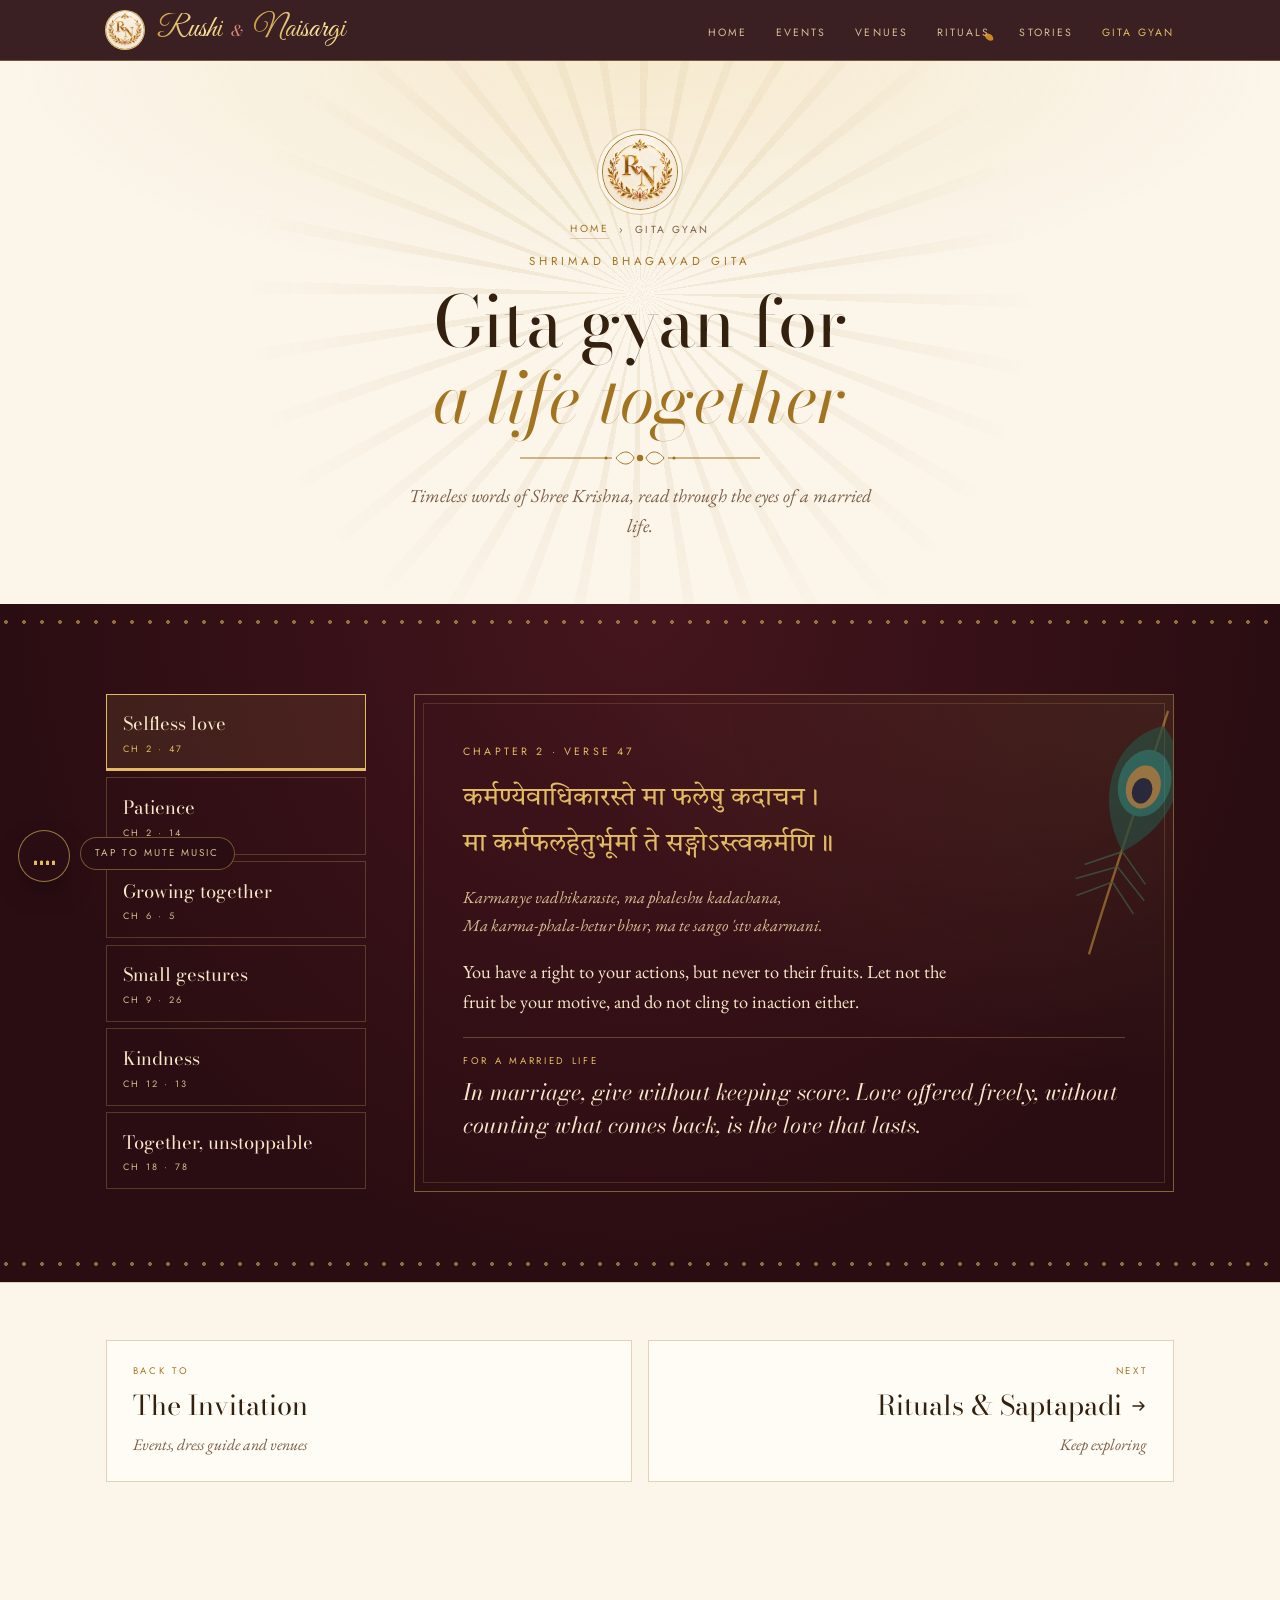
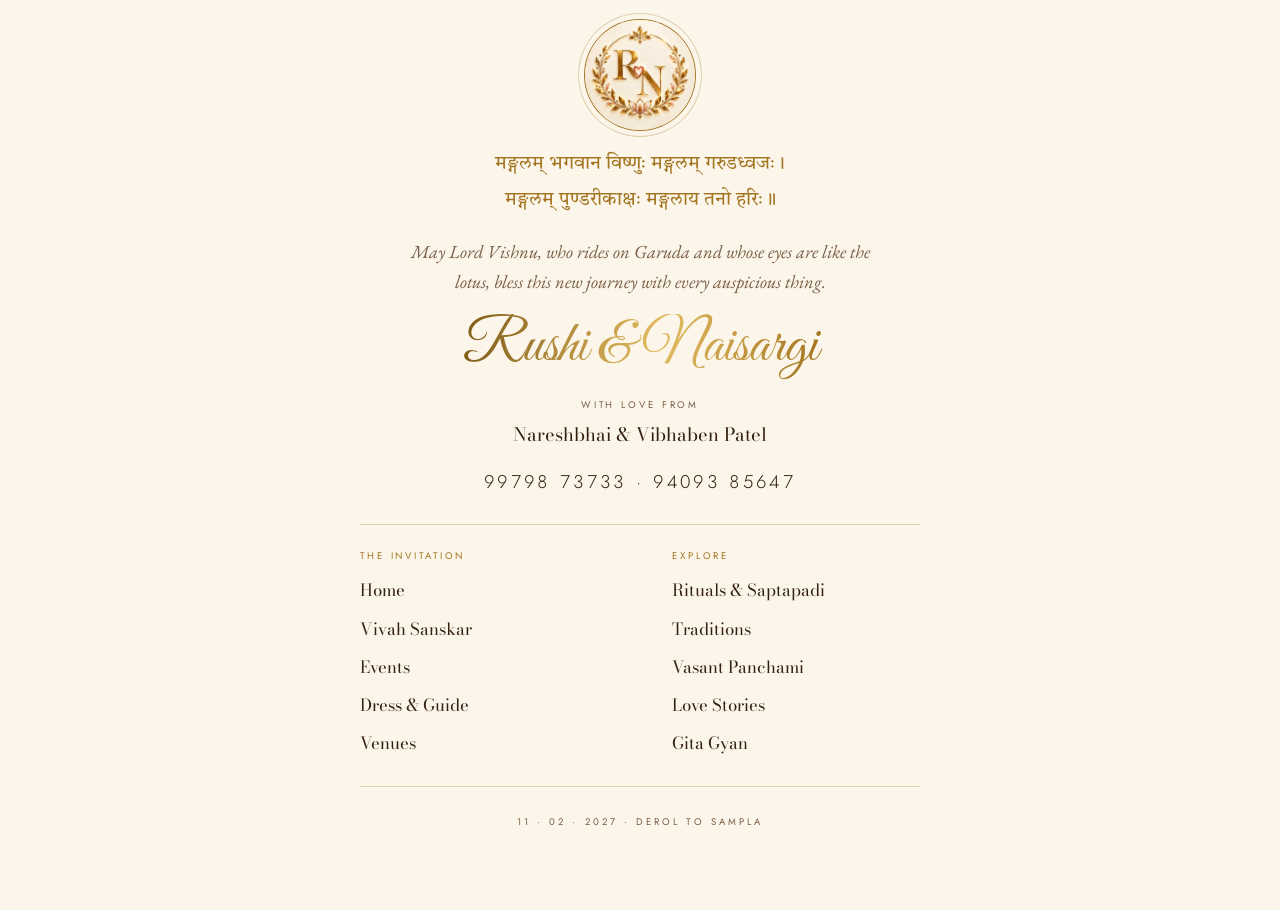
<file: gita.html>
<!doctype html>
<html lang="en">
<head>
<meta charset="utf-8">
<meta name="viewport" content="width=device-width,initial-scale=1,viewport-fit=cover">
<meta name="claude:viewport-fit-sides" content="cover">
<meta name="theme-color" content="#2A0D12">
<title>Gita Gyan · Rushi &amp; Naisargi</title>
<meta name="description" content="Bhagavad Gita wisdom for married life">
<link rel="icon" href="logo.webp">
<link rel="preconnect" href="https://fonts.googleapis.com">
<link rel="preconnect" href="https://fonts.gstatic.com" crossorigin>
<link rel="stylesheet" href="https://fonts.googleapis.com/css2?family=Great+Vibes&family=Bodoni+Moda:ital,opsz,wght@0,6..96,400;0,6..96,500;0,6..96,600;1,6..96,400;1,6..96,500&family=EB+Garamond:ital,wght@0,400;0,500;1,400&family=Jost:wght@300;400;500&family=Tiro+Devanagari+Sanskrit&display=swap">
<link rel="stylesheet" href="style.css">
</head>
<body>
<svg width="0" height="0" style="position:absolute" aria-hidden="true">
  <defs>
    <symbol id="flourish" viewBox="0 0 240 18"><g fill="none" stroke="currentColor" stroke-width="1"><path d="M0 9h92M148 9h92"/><path d="M96 9c6-8 14-8 18 0-4 8-12 8-18 0zM144 9c-6-8-14-8-18 0 4 8 12 8 18 0z"/></g><circle cx="120" cy="9" r="3.2" fill="currentColor"/><circle cx="86" cy="9" r="1.6" fill="currentColor"/><circle cx="154" cy="9" r="1.6" fill="currentColor"/></symbol>
    <symbol id="corner" viewBox="0 0 56 56"><g fill="none" stroke="currentColor" stroke-width="1.1"><path d="M4 52V14C4 8 8 4 14 4h38"/><path d="M10 52V20c0-6 4-10 10-10h32"/><path d="M18 18c6 0 10 4 10 10-6 0-10-4-10-10z"/></g><circle cx="16" cy="16" r="2" fill="currentColor"/></symbol>
    <symbol id="arrow" viewBox="0 0 16 16"><path d="M3 13 13 3M6 3h7v7" fill="none" stroke="currentColor" stroke-width="1.5"/></symbol>
    <symbol id="chev" viewBox="0 0 16 16"><path d="M6 3l5 5-5 5" fill="none" stroke="currentColor" stroke-width="1.6"/></symbol>
    <linearGradient id="gg" x1="0" y1="0" x2="0" y2="1"><stop offset="0" stop-color="#FFE7A6"/><stop offset=".5" stop-color="#E3BC62"/><stop offset="1" stop-color="#B8862B"/></linearGradient>
  </defs>
</svg>

<!-- ═════════════════ NAV ═════════════════ -->
<nav class="nav" aria-label="Main">
  <div class="wrap">
    <a class="brand" href="index.html#home" aria-label="Rushi and Naisargi, home"><img src="logo.webp" alt=""><span class="bt" aria-hidden="true"><span class="bn"><b style="padding: 1px 1px;">Rushi</b><i>&amp;</i><b style="padding: 3px 2px;">Naisargi</b></span>
      <!-- <span class="bd">Shubh Vivah · 11.02.2027</span> -->
    </span></a>
    <ul>
      <li><a class="lk" href="index.html#home">Home</a></li>
      <li><a class="lk" href="index.html#celebrations">Events</a></li>
      <li><a class="lk" href="index.html#venues">Venues</a></li>
      <li><a class="lk" href="rituals.html">Rituals</a></li>
      <li><a class="lk" href="stories.html">Stories</a></li>
      <li><a class="lk on" href="gita.html" aria-current="page">Gita Gyan</a></li>
    </ul>
    <button class="menu-btn" id="menuBtn" type="button" aria-expanded="false" aria-controls="mnav" aria-label="Open menu"><span></span><span></span></button>
  </div>
</nav>
<div class="mnav" id="mnav" hidden>
  <div class="mnav-in">
    <p class="label">॥ Shubh Vivah ॥</p>
    <div class="grp">
      <p class="gl">The Invitation</p>
      <ul>
        <li style="--d:1"><a href="index.html#home">Home</a></li>
        <li style="--d:2"><a href="index.html#invitation">Invitation</a></li>
        <li style="--d:3"><a href="index.html#vivah">Vivah Sanskar</a></li>
        <li style="--d:4"><a href="index.html#celebrations">Events</a></li>
        <li style="--d:5"><a href="index.html#guide">Dress &amp; Guide</a></li>
        <li style="--d:6"><a href="index.html#venues">Venues</a></li>
      </ul>
    </div>
    <div class="grp">
      <p class="gl">Explore</p>
      <ul>
        <li style="--d:7"><a href="rituals.html">Rituals &amp; Saptapadi</a></li>
        <li style="--d:8"><a href="stories.html">Love Stories</a></li>
        <li style="--d:9"><a class="on" aria-current="page" href="gita.html">Gita Gyan</a></li>
      </ul>
    </div>
    <p class="mnav-date">Thursday · 11 February 2027</p>
  </div>
</div>

<main data-page="gita.html">
<!-- ═════════ PAGE HERO ═════════ -->
<header class="page-hero" id="home">
  <div class="wrap narrow">
    <img class="ph-logo" src="logo.webp" alt="">
    <p class="crumb"><a href="index.html">Home</a><span aria-hidden="true">›</span><span>Gita Gyan</span></p>
    <p class="label">Shrimad Bhagavad Gita</p>
    <h1>Gita gyan for <em>a life together</em></h1>
    <svg class="flourish" aria-hidden="true"><use href="#flourish"/></svg>
    <p class="sub">Timeless words of Shree Krishna, read through the eyes of a married life.</p>
  </div>
</header>
<!-- ═════════ GITA GYAN ═════════ -->
<section class="velvet" id="gita">
  <div class="wrap">
    
    <div class="gita rv">
      <div class="gita-tabs" role="tablist" aria-label="Verses" id="gitaTabs"></div>
      <div class="gita-panel" role="tabpanel" id="gitaPanel" aria-live="polite">
        <svg class="feather" viewBox="0 0 60 140" aria-hidden="true"><path d="M30 138C29 90 30 50 30 10" stroke="#C99A3E" stroke-width="1.2" fill="none"/><path d="M30 18C10 30 6 60 30 84 54 60 50 30 30 18z" fill="#1E6F5C" opacity=".75"/><ellipse cx="30" cy="48" rx="13" ry="17" fill="#2A9D8F"/><ellipse cx="30" cy="50" rx="8.5" ry="11" fill="#E3BC62"/><ellipse cx="30" cy="52" rx="5" ry="6.5" fill="#1D3557"/><g stroke="#3E8E5E" stroke-width=".8" opacity=".8"><path d="M30 84 14 96M30 92 12 104M30 100 15 112M30 84 46 96M30 92 48 104M30 100 45 112"/></g></svg>
        <div class="anim" id="gitaBody"></div>
      </div>
    </div>
  </div>
</section>

<!-- ═════════ CONTINUE ═════════ -->
<section class="section page-next-wrap" aria-label="Continue">
  <div class="wrap page-next">
    <a class="pn" href="index.html"><span>Back to</span><b>The Invitation</b><small>Events, dress guide and venues</small></a>
    <a class="pn next" href="rituals.html"><span>Next</span><b>Rituals &amp; Saptapadi <svg class="ar" viewBox="0 0 16 16" aria-hidden="true"><path d="M2 8h11M9 4l4 4-4 4" fill="none" stroke="currentColor" stroke-width="1.5" stroke-linecap="round" stroke-linejoin="round"/></svg></b><small>Keep exploring</small></a>
  </div>
</section>
<!-- ═════════ FOOTER ═════════ -->
<footer class="foot">
  <div class="wrap inner">
    <img src="logo.webp" alt="R and N monogram">
    <p class="deva">मङ्गलम् भगवान विष्णुः मङ्गलम् गरुडध्वजः ।<br>मङ्गलम् पुण्डरीकाक्षः मङ्गलाय तनो हरिः ॥</p>
    <p class="roman">May Lord Vishnu, who rides on Garuda and whose eyes are like the lotus, bless this new journey with every auspicious thing.</p>
    <p class="sig gold-text">Rushi &amp; Naisargi</p>
    <p class="hosts"><span>With love from</span>Nareshbhai &amp; Vibhaben Patel</p>
    <p class="tel">99798 73733 · 94093 85647</p>
    <nav class="quick" aria-label="Quick links">
      <div><p class="qh">The Invitation</p><a href="index.html#home">Home</a><a href="index.html#vivah">Vivah Sanskar</a><a href="index.html#celebrations">Events</a><a href="index.html#guide">Dress &amp; Guide</a><a href="index.html#venues">Venues</a></div>
      <div><p class="qh">Explore</p><a href="rituals.html">Rituals &amp; Saptapadi</a><a href="rituals.html#traditions">Traditions</a><a href="rituals.html#vasant">Vasant Panchami</a><a href="stories.html">Love Stories</a><a href="gita.html">Gita Gyan</a></div>
    </nav>
    <small>11 · 02 · 2027 · Derol to Sampla</small>
    <!-- <small class="credit">Music: “Romantic Day” by Alex-Productions · chosic.com</small> -->
  </div>
</footer>
</main>

<button class="fab fab-music playing" id="musicFab" type="button" aria-pressed="true" aria-label="Mute music" title="Music on / off" hidden>
  <span class="eq" aria-hidden="true"><i></i><i></i><i></i><i></i></span>
  <svg class="off" viewBox="0 0 20 20" aria-hidden="true"><path d="M3 7.5h3.5L11 4v12l-4.5-3.5H3z" fill="currentColor"/><path d="M14 7.5l4 5M18 7.5l-4 5" stroke="currentColor" stroke-width="1.4" stroke-linecap="round"/></svg>
</button>
<span class="fab-tip" id="fabTip" aria-hidden="true">Tap to mute music</span>
<button class="fab fab-top" id="topFab" type="button" aria-label="Back to top">
  <svg class="prog" viewBox="0 0 60 60" aria-hidden="true"><circle id="topProg" cx="30" cy="30" r="26"/></svg>
  <svg class="arr" viewBox="0 0 18 18" aria-hidden="true"><path d="M9 15V3M3.5 8.5 9 3l5.5 5.5" fill="none" stroke="currentColor" stroke-width="1.6" stroke-linecap="round" stroke-linejoin="round"/></svg>
</button>
<canvas id="petals" aria-hidden="true"></canvas>
<script src="app.js"></script>
</body>
</html>
</file>
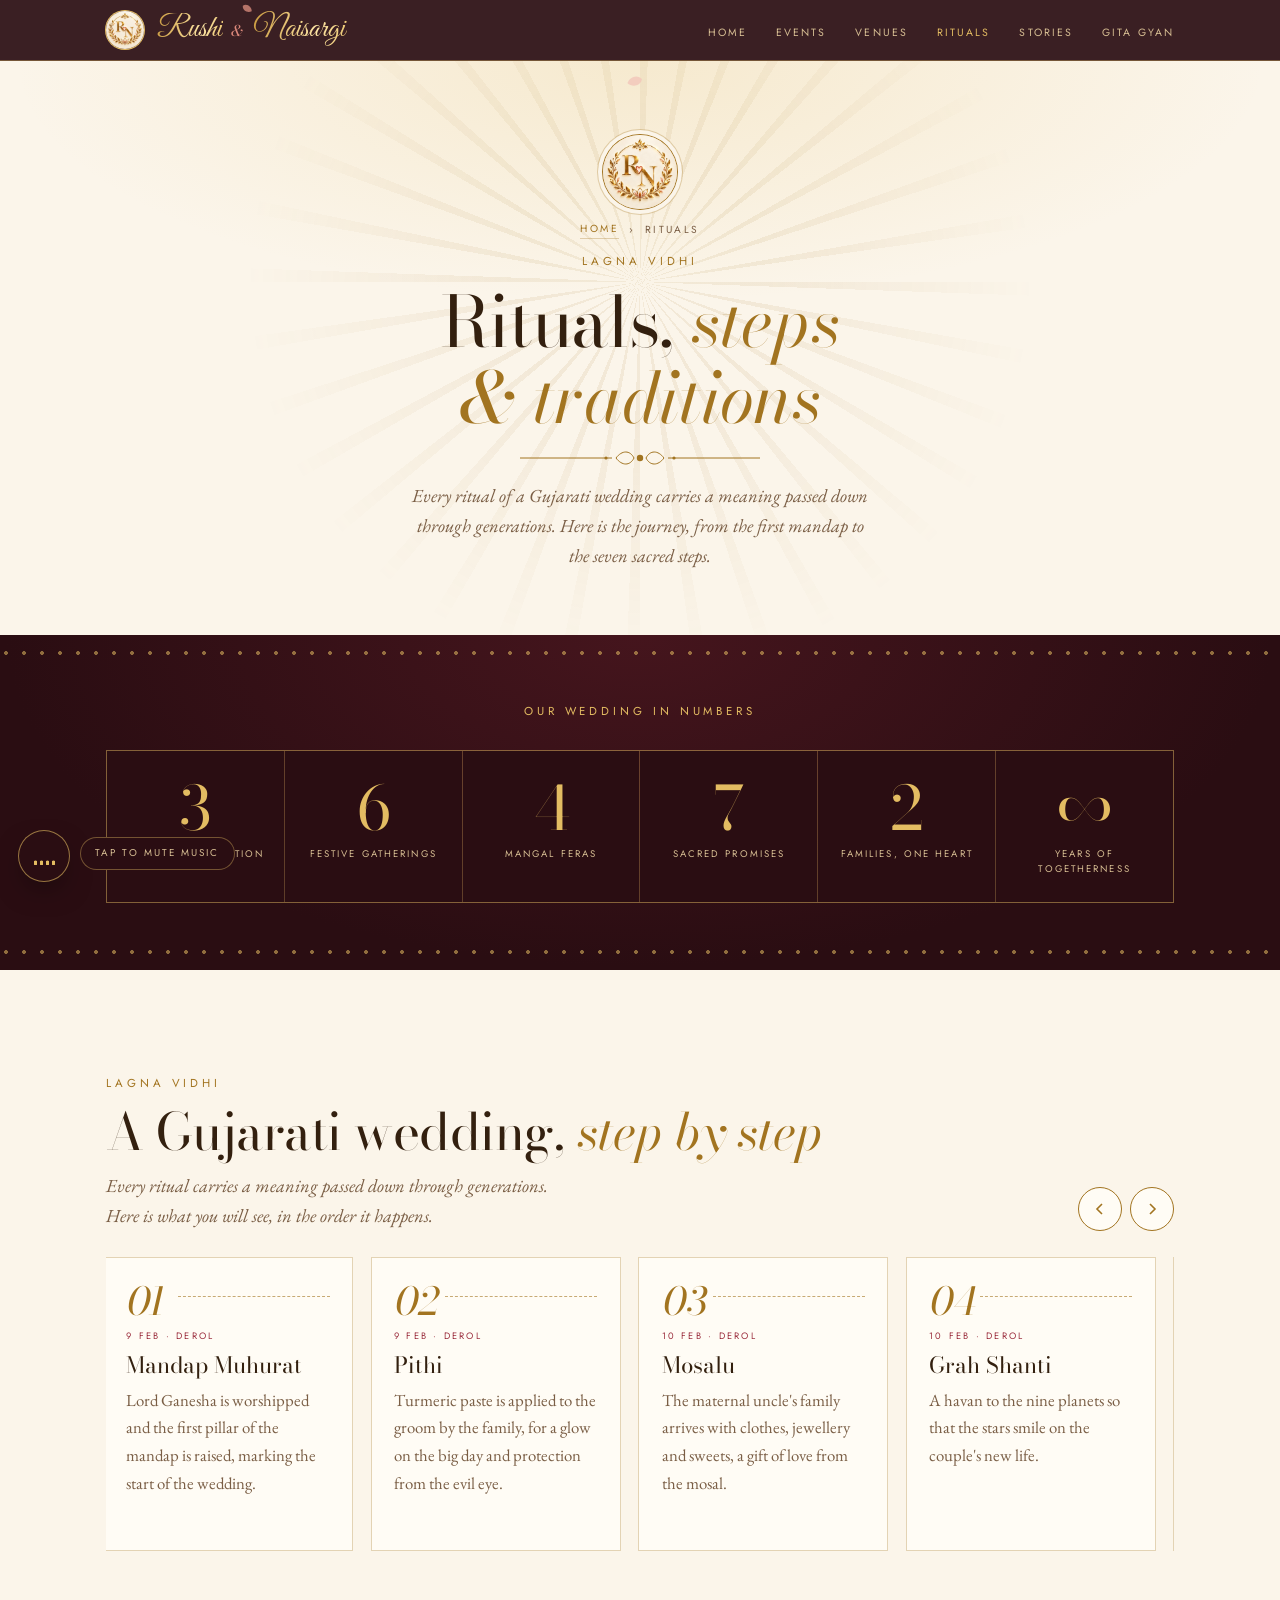
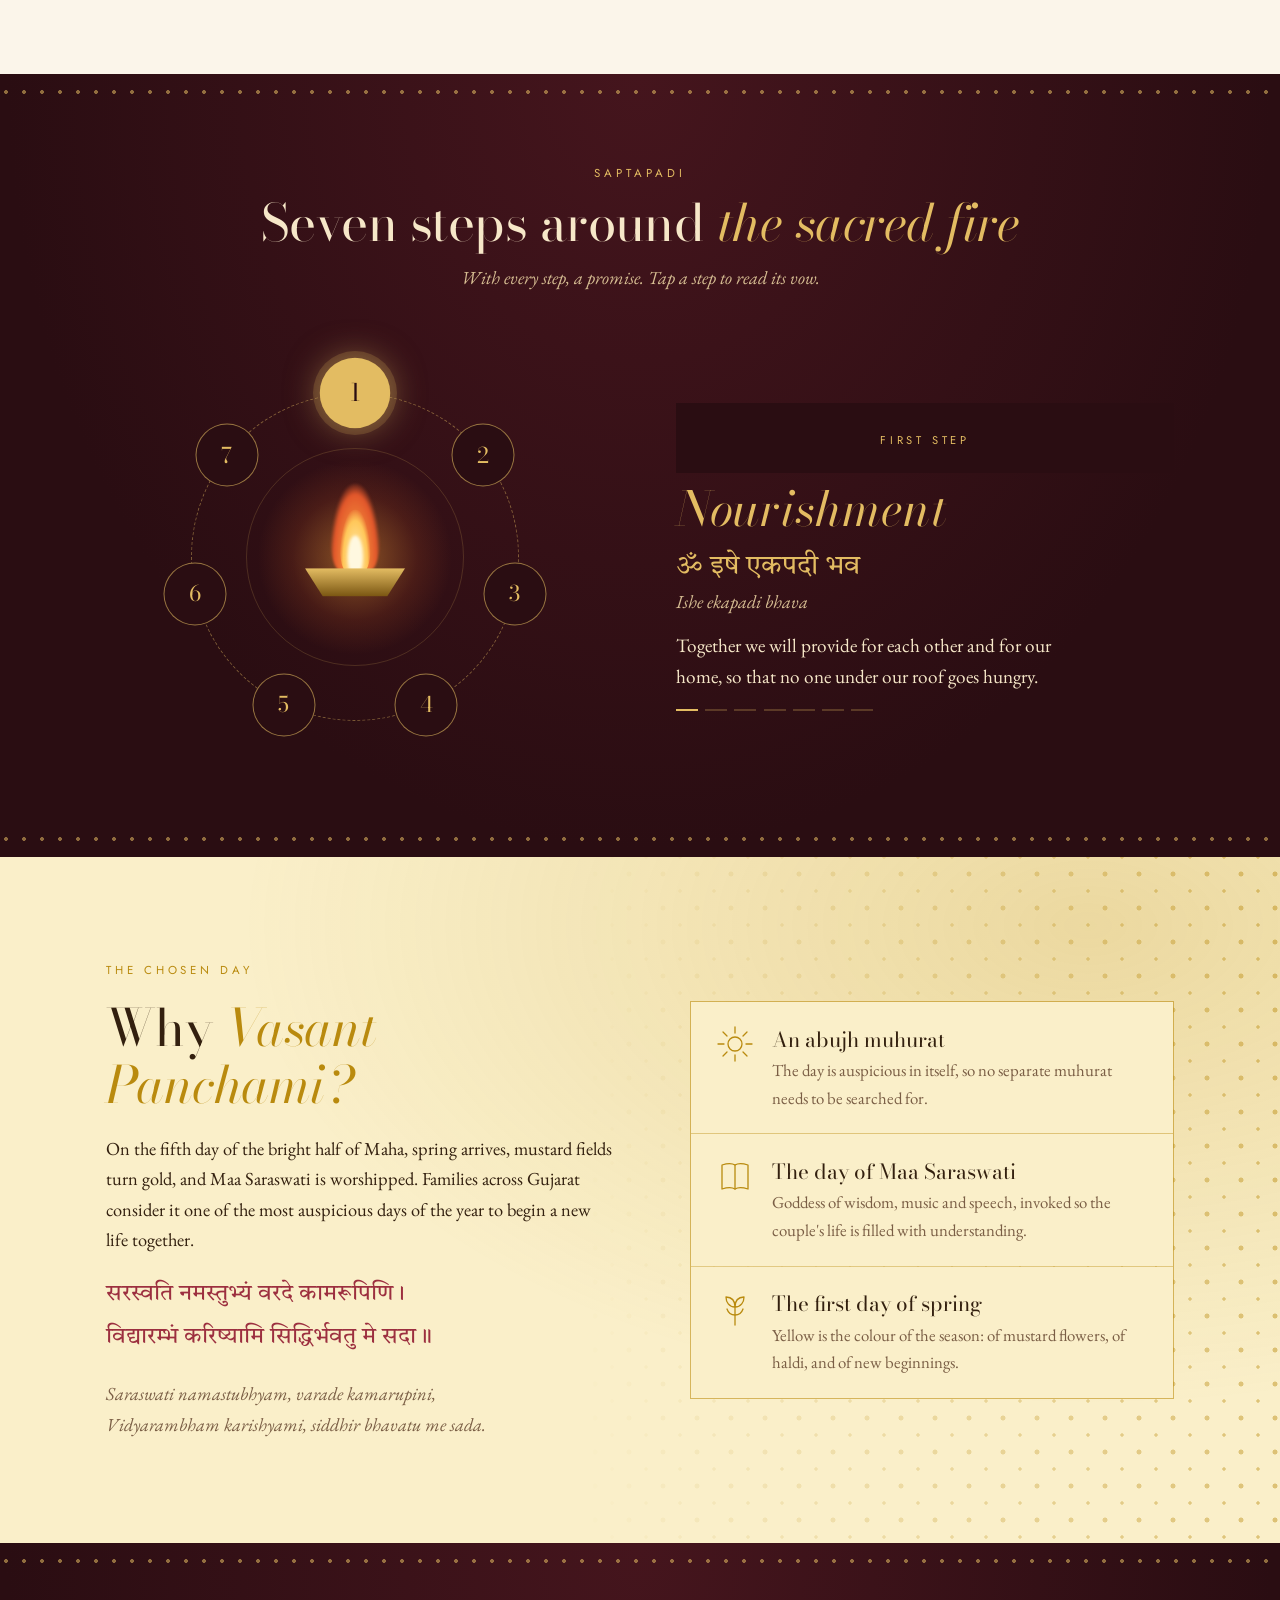
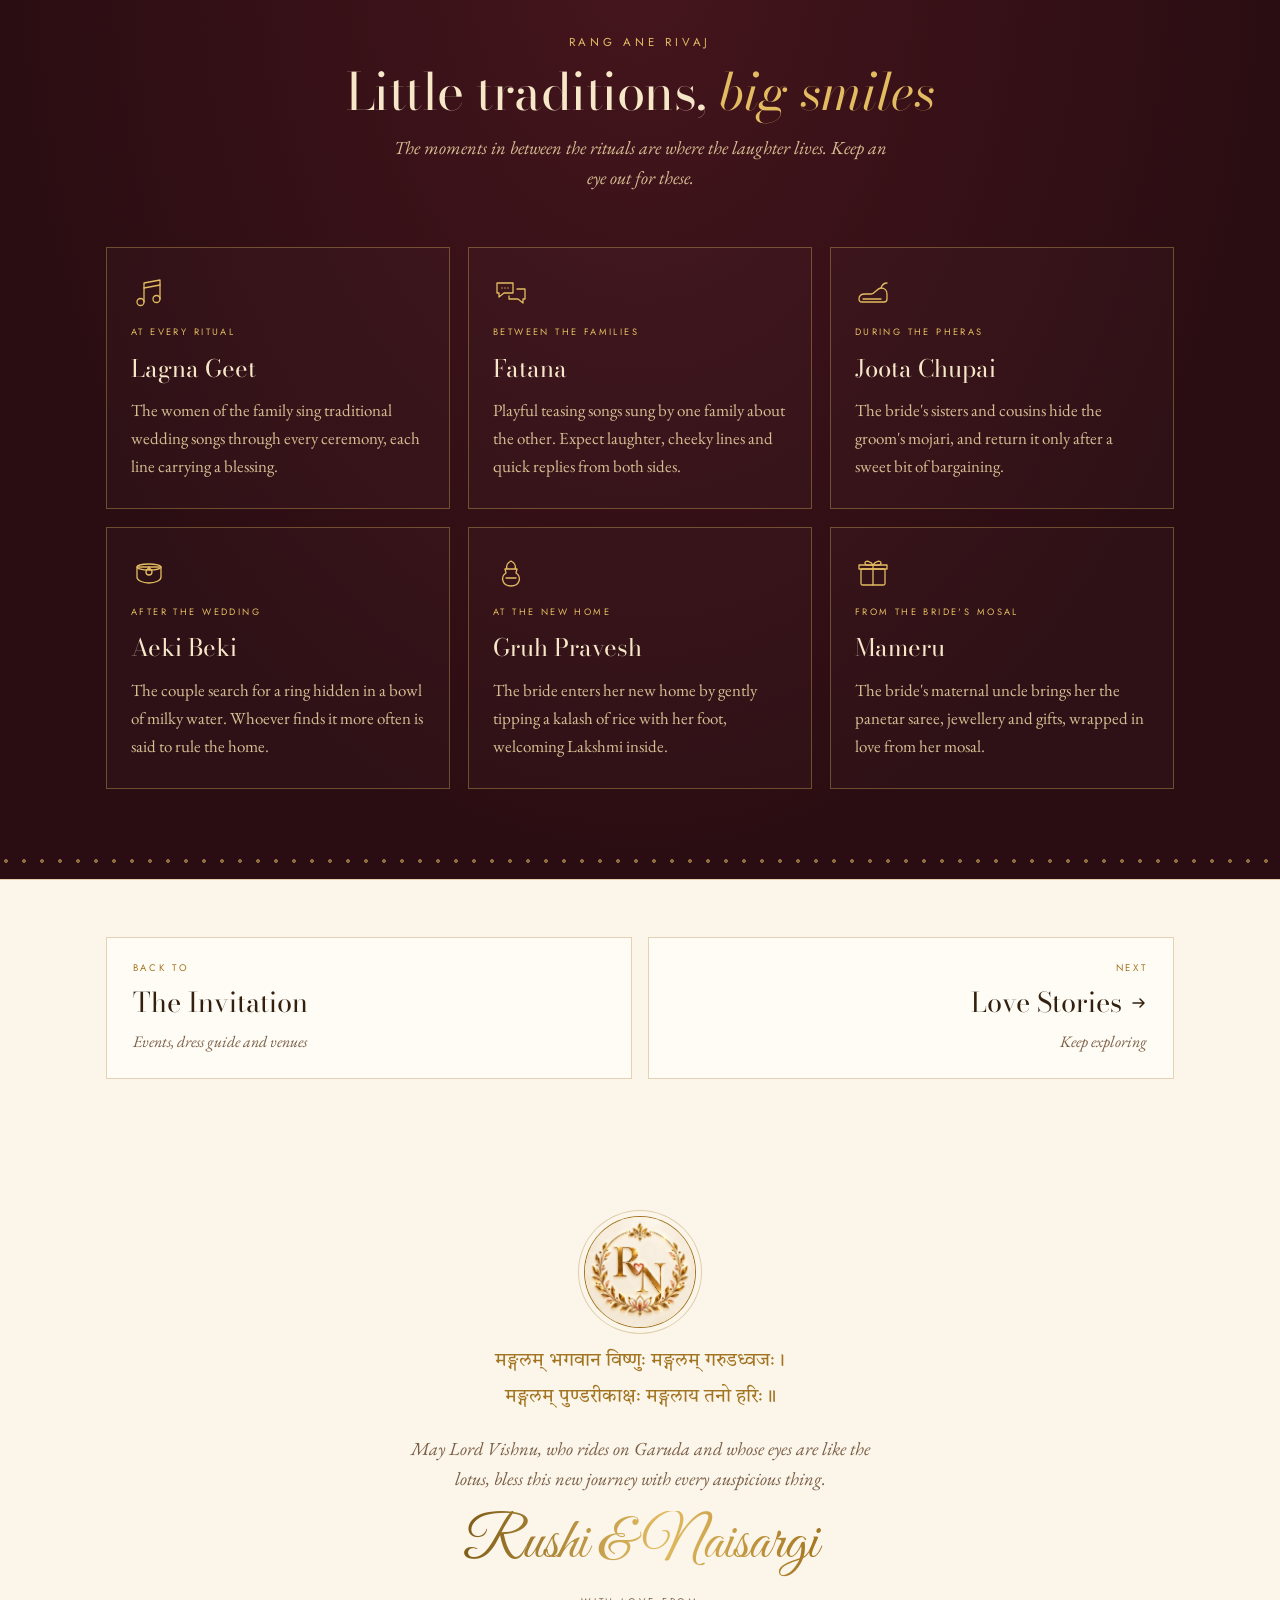
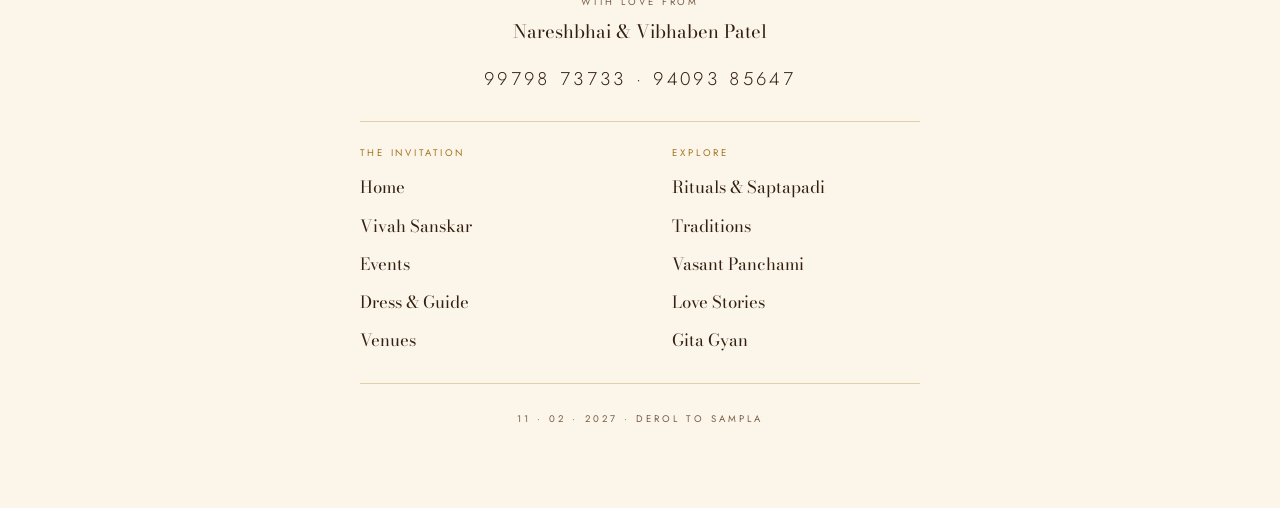
<file: rituals.html>
<!doctype html>
<html lang="en">
<head>
<meta charset="utf-8">
<meta name="viewport" content="width=device-width,initial-scale=1,viewport-fit=cover">
<meta name="claude:viewport-fit-sides" content="cover">
<meta name="theme-color" content="#2A0D12">
<title>Rituals &amp; Saptapadi · Rushi &amp; Naisargi</title>
<meta name="description" content="The rituals, Saptapadi and traditions of Rushi and Naisargi’s wedding">
<link rel="icon" href="logo.webp">
<link rel="preconnect" href="https://fonts.googleapis.com">
<link rel="preconnect" href="https://fonts.gstatic.com" crossorigin>
<link rel="stylesheet" href="https://fonts.googleapis.com/css2?family=Great+Vibes&family=Bodoni+Moda:ital,opsz,wght@0,6..96,400;0,6..96,500;0,6..96,600;1,6..96,400;1,6..96,500&family=EB+Garamond:ital,wght@0,400;0,500;1,400&family=Jost:wght@300;400;500&family=Tiro+Devanagari+Sanskrit&display=swap">
<link rel="stylesheet" href="style.css">
</head>
<body>
<svg width="0" height="0" style="position:absolute" aria-hidden="true">
  <defs>
    <symbol id="flourish" viewBox="0 0 240 18"><g fill="none" stroke="currentColor" stroke-width="1"><path d="M0 9h92M148 9h92"/><path d="M96 9c6-8 14-8 18 0-4 8-12 8-18 0zM144 9c-6-8-14-8-18 0 4 8 12 8 18 0z"/></g><circle cx="120" cy="9" r="3.2" fill="currentColor"/><circle cx="86" cy="9" r="1.6" fill="currentColor"/><circle cx="154" cy="9" r="1.6" fill="currentColor"/></symbol>
    <symbol id="corner" viewBox="0 0 56 56"><g fill="none" stroke="currentColor" stroke-width="1.1"><path d="M4 52V14C4 8 8 4 14 4h38"/><path d="M10 52V20c0-6 4-10 10-10h32"/><path d="M18 18c6 0 10 4 10 10-6 0-10-4-10-10z"/></g><circle cx="16" cy="16" r="2" fill="currentColor"/></symbol>
    <symbol id="arrow" viewBox="0 0 16 16"><path d="M3 13 13 3M6 3h7v7" fill="none" stroke="currentColor" stroke-width="1.5"/></symbol>
    <symbol id="chev" viewBox="0 0 16 16"><path d="M6 3l5 5-5 5" fill="none" stroke="currentColor" stroke-width="1.6"/></symbol>
    <linearGradient id="gg" x1="0" y1="0" x2="0" y2="1"><stop offset="0" stop-color="#FFE7A6"/><stop offset=".5" stop-color="#E3BC62"/><stop offset="1" stop-color="#B8862B"/></linearGradient>
  </defs>
</svg>

<!-- ═════════════════ NAV ═════════════════ -->
<nav class="nav" aria-label="Main">
  <div class="wrap">
    <a class="brand" href="index.html#home" aria-label="Rushi and Naisargi, home"><img src="logo.webp" alt=""><span class="bt" aria-hidden="true"><span class="bn"><b style="padding: 1px 1px;">Rushi</b><i>&amp;</i><b style="padding: 3px 2px;">Naisargi</b></span>
      <!-- <span class="bd">Shubh Vivah · 11.02.2027</span> -->
    </span></a>
    <ul>
      <li><a class="lk" href="index.html#home">Home</a></li>
      <li><a class="lk" href="index.html#celebrations">Events</a></li>
      <li><a class="lk" href="index.html#venues">Venues</a></li>
      <li><a class="lk on" href="rituals.html" aria-current="page">Rituals</a></li>
      <li><a class="lk" href="stories.html">Stories</a></li>
      <li><a class="lk" href="gita.html">Gita Gyan</a></li>
    </ul>
    <button class="menu-btn" id="menuBtn" type="button" aria-expanded="false" aria-controls="mnav" aria-label="Open menu"><span></span><span></span></button>
  </div>
</nav>
<div class="mnav" id="mnav" hidden>
  <div class="mnav-in">
    <p class="label">॥ Shubh Vivah ॥</p>
    <div class="grp">
      <p class="gl">The Invitation</p>
      <ul>
        <li style="--d:1"><a href="index.html#home">Home</a></li>
        <li style="--d:2"><a href="index.html#invitation">Invitation</a></li>
        <li style="--d:3"><a href="index.html#vivah">Vivah Sanskar</a></li>
        <li style="--d:4"><a href="index.html#celebrations">Events</a></li>
        <li style="--d:5"><a href="index.html#guide">Dress &amp; Guide</a></li>
        <li style="--d:6"><a href="index.html#venues">Venues</a></li>
      </ul>
    </div>
    <div class="grp">
      <p class="gl">Explore</p>
      <ul>
        <li style="--d:7"><a class="on" aria-current="page" href="rituals.html">Rituals &amp; Saptapadi</a></li>
        <li style="--d:8"><a href="stories.html">Love Stories</a></li>
        <li style="--d:9"><a href="gita.html">Gita Gyan</a></li>
      </ul>
    </div>
    <p class="mnav-date">Thursday · 11 February 2027</p>
  </div>
</div>

<main data-page="rituals.html">
<!-- ═════════ PAGE HERO ═════════ -->
<header class="page-hero" id="home">
  <div class="wrap narrow">
    <img class="ph-logo" src="logo.webp" alt="">
    <p class="crumb"><a href="index.html">Home</a><span aria-hidden="true">›</span><span>Rituals</span></p>
    <p class="label">Lagna Vidhi</p>
    <h1>Rituals, <em>steps &amp; traditions</em></h1>
    <svg class="flourish" aria-hidden="true"><use href="#flourish"/></svg>
    <p class="sub">Every ritual of a Gujarati wedding carries a meaning passed down through generations. Here is the journey, from the first mandap to the seven sacred steps.</p>
  </div>
</header>
<!-- ═════════ IN NUMBERS ═════════ -->
<section class="velvet numbers" aria-label="Our wedding in numbers">
  <div class="wrap">
    <p class="label" style="text-align:center">Our Wedding in Numbers</p>
    <div class="nums rv" id="nums">
      <div class="num"><b data-n="3">3</b><span>Days of celebration</span></div>
      <div class="num"><b data-n="6">6</b><span>Festive gatherings</span></div>
      <div class="num"><b data-n="4">4</b><span>Mangal feras</span></div>
      <div class="num"><b data-n="7">7</b><span>Sacred promises</span></div>
      <div class="num"><b data-n="2">2</b><span>Families, one heart</span></div>
      <div class="num"><b>&infin;</b><span>Years of togetherness</span></div>
    </div>
  </div>
</section>

<!-- ═════════ RITUAL JOURNEY ═════════ -->
<section class="section" id="rituals">
  <div class="wrap">
    <div class="rail-head rv">
      <div style="display:grid;gap:.6rem">
        <p class="label">Lagna Vidhi</p>
        <h2 class="sec-title">A Gujarati wedding, <em>step by step</em></h2>
        <p style="color:var(--muted);font-style:italic;max-width:52ch">Every ritual carries a meaning passed down through generations. Here is what you will see, in the order it happens.</p>
      </div>
      <div class="rail-btns"><button type="button" id="railPrev" aria-label="Previous rituals"><svg style="transform:scaleX(-1)"><use href="#chev"/></svg></button><button type="button" id="railNext" aria-label="Next rituals"><svg><use href="#chev"/></svg></button></div>
    </div>
    <div class="rail rv" id="rail" tabindex="0" aria-label="Wedding rituals in order"></div>
  </div>
</section>

<!-- ═════════ SAPTAPADI ═════════ -->
<section class="velvet" id="saptapadi">
  <div class="wrap">
    <div class="sec-head rv">
      <p class="label">Saptapadi</p>
      <h2 class="sec-title">Seven steps around <em>the sacred fire</em></h2>
      <p class="sub" style="color:var(--on-velvet-muted)">With every step, a promise. Tap a step to read its vow.</p>
    </div>
    <div class="sapta">
      <div class="wheel rv" id="wheel">
        <span class="orbit"></span><span class="orbit o2"></span>
        <div class="agni" aria-hidden="true"><span class="glow"></span><div class="flame"><span class="f1"></span><span class="f2"></span><span class="f3"></span></div><span class="kund"></span></div>
      </div>
      <div class="step-detail rv" aria-live="polite">
        <div class="anim" id="stepBody"></div>
        <div class="dots" id="stepDots" aria-hidden="true"></div>
      </div>
    </div>
  </div>
</section>

<!-- ═════════ VASANT PANCHAMI ═════════ -->
<section class="section spring" id="vasant">
  <div class="wrap grid">
    <div class="left rv">
      <p class="label">The Chosen Day</p>
      <h2 class="sec-title">Why <em>Vasant Panchami?</em></h2>
      <p>On the fifth day of the bright half of Maha, spring arrives, mustard fields turn gold, and Maa Saraswati is worshipped. Families across Gujarat consider it one of the most auspicious days of the year to begin a new life together.</p>
      <p class="deva">सरस्वति नमस्तुभ्यं वरदे कामरूपिणि ।<br>विद्यारम्भं करिष्यामि सिद्धिर्भवतु मे सदा ॥</p>
      <p class="roman">Saraswati namastubhyam, varade kamarupini,<br>Vidyarambham karishyami, siddhir bhavatu me sada.</p>
    </div>
    <ul class="rv">
      <li><svg viewBox="0 0 42 42" fill="none" stroke="currentColor" stroke-width="1.3" stroke-linecap="round" aria-hidden="true"><circle cx="21" cy="21" r="7"/><path d="M21 4v6M21 32v6M4 21h6M32 21h6M9 9l4 4M29 29l4 4M33 9l-4 4M13 29l-4 4"/></svg><div><h3>An abujh muhurat</h3><p>The day is auspicious in itself, so no separate muhurat needs to be searched for.</p></div></li>
      <li><svg viewBox="0 0 42 42" fill="none" stroke="currentColor" stroke-width="1.3" stroke-linecap="round" stroke-linejoin="round" aria-hidden="true"><path d="M8 34c6-2 10-2 13 0 3-2 7-2 13 0V10c-6-2-10-2-13 0-3-2-7-2-13 0z"/><path d="M21 10v24"/></svg><div><h3>The day of Maa Saraswati</h3><p>Goddess of wisdom, music and speech, invoked so the couple's life is filled with understanding.</p></div></li>
      <li><svg viewBox="0 0 42 42" fill="none" stroke="currentColor" stroke-width="1.3" stroke-linecap="round" stroke-linejoin="round" aria-hidden="true"><path d="M21 38V20"/><path d="M21 20c-6 0-9-5-9-10 6 0 9 4 9 10zM21 20c6 0 9-5 9-10-6 0-9 4-9 10z"/><path d="M21 28c-4 0-7-3-8-6M21 28c4 0 7-3 8-6"/></svg><div><h3>The first day of spring</h3><p>Yellow is the colour of the season: of mustard flowers, of haldi, and of new beginnings.</p></div></li>
    </ul>
  </div>
</section>

<!-- ═════════ TRADITIONS ═════════ -->
<section class="velvet" id="traditions">
  <div class="wrap">
    <div class="sec-head rv">
      <p class="label">Rang ane Rivaj</p>
      <h2 class="sec-title">Little traditions, <em>big smiles</em></h2>
      <p class="sub" style="color:var(--on-velvet-muted)">The moments in between the rituals are where the laughter lives. Keep an eye out for these.</p>
    </div>
    <div class="trad">
      <article class="tr rv"><svg viewBox="0 0 36 36" fill="none" stroke="currentColor" stroke-width="1.3" stroke-linecap="round" stroke-linejoin="round" aria-hidden="true"><path d="M13 27V8l16-3v19"/><circle cx="9.5" cy="27" r="3.5"/><circle cx="25.5" cy="24" r="3.5"/><path d="M13 13l16-3"/></svg><span class="g">At every ritual</span><h3>Lagna Geet</h3><p>The women of the family sing traditional wedding songs through every ceremony, each line carrying a blessing.</p></article>
      <article class="tr rv"><svg viewBox="0 0 36 36" fill="none" stroke="currentColor" stroke-width="1.3" stroke-linecap="round" stroke-linejoin="round" aria-hidden="true"><path d="M4 8h16v10H11l-5 4v-4H4z"/><path d="M24 14h8v10h-2v4l-5-4h-9v-3"/><path d="M9 13h.01M12 13h.01M15 13h.01"/></svg><span class="g">Between the families</span><h3>Fatana</h3><p>Playful teasing songs sung by one family about the other. Expect laughter, cheeky lines and quick replies from both sides.</p></article>
      <article class="tr rv"><svg viewBox="0 0 36 36" fill="none" stroke="currentColor" stroke-width="1.3" stroke-linecap="round" stroke-linejoin="round" aria-hidden="true"><path d="M4 24c0-3 2-5 6-5h6c4 0 6-6 10-6 3 0 6 2 6 6v5c0 2-1 3-3 3H7c-2 0-3-1-3-3z"/><path d="M26 13c1-3 3-5 6-5"/><path d="M8 24h18"/></svg><span class="g">During the pheras</span><h3>Joota Chupai</h3><p>The bride's sisters and cousins hide the groom's mojari, and return it only after a sweet bit of bargaining.</p></article>
      <article class="tr rv"><svg viewBox="0 0 36 36" fill="none" stroke="currentColor" stroke-width="1.3" stroke-linecap="round" stroke-linejoin="round" aria-hidden="true"><path d="M6 12h24v10a12 6 0 0 1-24 0z"/><ellipse cx="18" cy="12" rx="12" ry="3"/><circle cx="18" cy="17" r="3"/><path d="M17 13.5l1-1.5 1 1.5"/></svg><span class="g">After the wedding</span><h3>Aeki Beki</h3><p>The couple search for a ring hidden in a bowl of milky water. Whoever finds it more often is said to rule the home.</p></article>
      <article class="tr rv"><svg viewBox="0 0 36 36" fill="none" stroke="currentColor" stroke-width="1.3" stroke-linecap="round" stroke-linejoin="round" aria-hidden="true"><path d="M12 14h12l-1 4c3 2 4 5 3 8-1 3-4 5-8 5s-7-2-8-5c-1-3 0-6 3-8z"/><path d="M14 14c-1-3 0-6 4-8 4 2 5 5 4 8"/><path d="M13 23h10"/></svg><span class="g">At the new home</span><h3>Gruh Pravesh</h3><p>The bride enters her new home by gently tipping a kalash of rice with her foot, welcoming Lakshmi inside.</p></article>
      <article class="tr rv"><svg viewBox="0 0 36 36" fill="none" stroke="currentColor" stroke-width="1.3" stroke-linecap="round" stroke-linejoin="round" aria-hidden="true"><rect x="6" y="14" width="24" height="16" rx="1.5"/><path d="M4 10h28v4H4zM18 10v20"/><path d="M18 10c-2-4-8-5-8-2s6 2 8 2c2 0 8 1 8-2s-6-2-8 2z"/></svg><span class="g">From the bride's mosal</span><h3>Mameru</h3><p>The bride's maternal uncle brings her the panetar saree, jewellery and gifts, wrapped in love from her mosal.</p></article>
    </div>
  </div>
</section>

<!-- ═════════ CONTINUE ═════════ -->
<section class="section page-next-wrap" aria-label="Continue">
  <div class="wrap page-next">
    <a class="pn" href="index.html"><span>Back to</span><b>The Invitation</b><small>Events, dress guide and venues</small></a>
    <a class="pn next" href="stories.html"><span>Next</span><b>Love Stories <svg class="ar" viewBox="0 0 16 16" aria-hidden="true"><path d="M2 8h11M9 4l4 4-4 4" fill="none" stroke="currentColor" stroke-width="1.5" stroke-linecap="round" stroke-linejoin="round"/></svg></b><small>Keep exploring</small></a>
  </div>
</section>
<!-- ═════════ FOOTER ═════════ -->
<footer class="foot">
  <div class="wrap inner">
    <img src="logo.webp" alt="R and N monogram">
    <p class="deva">मङ्गलम् भगवान विष्णुः मङ्गलम् गरुडध्वजः ।<br>मङ्गलम् पुण्डरीकाक्षः मङ्गलाय तनो हरिः ॥</p>
    <p class="roman">May Lord Vishnu, who rides on Garuda and whose eyes are like the lotus, bless this new journey with every auspicious thing.</p>
    <p class="sig gold-text">Rushi &amp; Naisargi</p>
    <p class="hosts"><span>With love from</span>Nareshbhai &amp; Vibhaben Patel</p>
    <p class="tel">99798 73733 · 94093 85647</p>
    <nav class="quick" aria-label="Quick links">
      <div><p class="qh">The Invitation</p><a href="index.html#home">Home</a><a href="index.html#vivah">Vivah Sanskar</a><a href="index.html#celebrations">Events</a><a href="index.html#guide">Dress &amp; Guide</a><a href="index.html#venues">Venues</a></div>
      <div><p class="qh">Explore</p><a href="rituals.html">Rituals &amp; Saptapadi</a><a href="rituals.html#traditions">Traditions</a><a href="rituals.html#vasant">Vasant Panchami</a><a href="stories.html">Love Stories</a><a href="gita.html">Gita Gyan</a></div>
    </nav>
    <small>11 · 02 · 2027 · Derol to Sampla</small>
    <!-- <small class="credit">Music: “Romantic Day” by Alex-Productions · chosic.com</small> -->
  </div>
</footer>
</main>

<button class="fab fab-music playing" id="musicFab" type="button" aria-pressed="true" aria-label="Mute music" title="Music on / off" hidden>
  <span class="eq" aria-hidden="true"><i></i><i></i><i></i><i></i></span>
  <svg class="off" viewBox="0 0 20 20" aria-hidden="true"><path d="M3 7.5h3.5L11 4v12l-4.5-3.5H3z" fill="currentColor"/><path d="M14 7.5l4 5M18 7.5l-4 5" stroke="currentColor" stroke-width="1.4" stroke-linecap="round"/></svg>
</button>
<span class="fab-tip" id="fabTip" aria-hidden="true">Tap to mute music</span>
<button class="fab fab-top" id="topFab" type="button" aria-label="Back to top">
  <svg class="prog" viewBox="0 0 60 60" aria-hidden="true"><circle id="topProg" cx="30" cy="30" r="26"/></svg>
  <svg class="arr" viewBox="0 0 18 18" aria-hidden="true"><path d="M9 15V3M3.5 8.5 9 3l5.5 5.5" fill="none" stroke="currentColor" stroke-width="1.6" stroke-linecap="round" stroke-linejoin="round"/></svg>
</button>
<canvas id="petals" aria-hidden="true"></canvas>
<script src="app.js"></script>
</body>
</html>
</file>
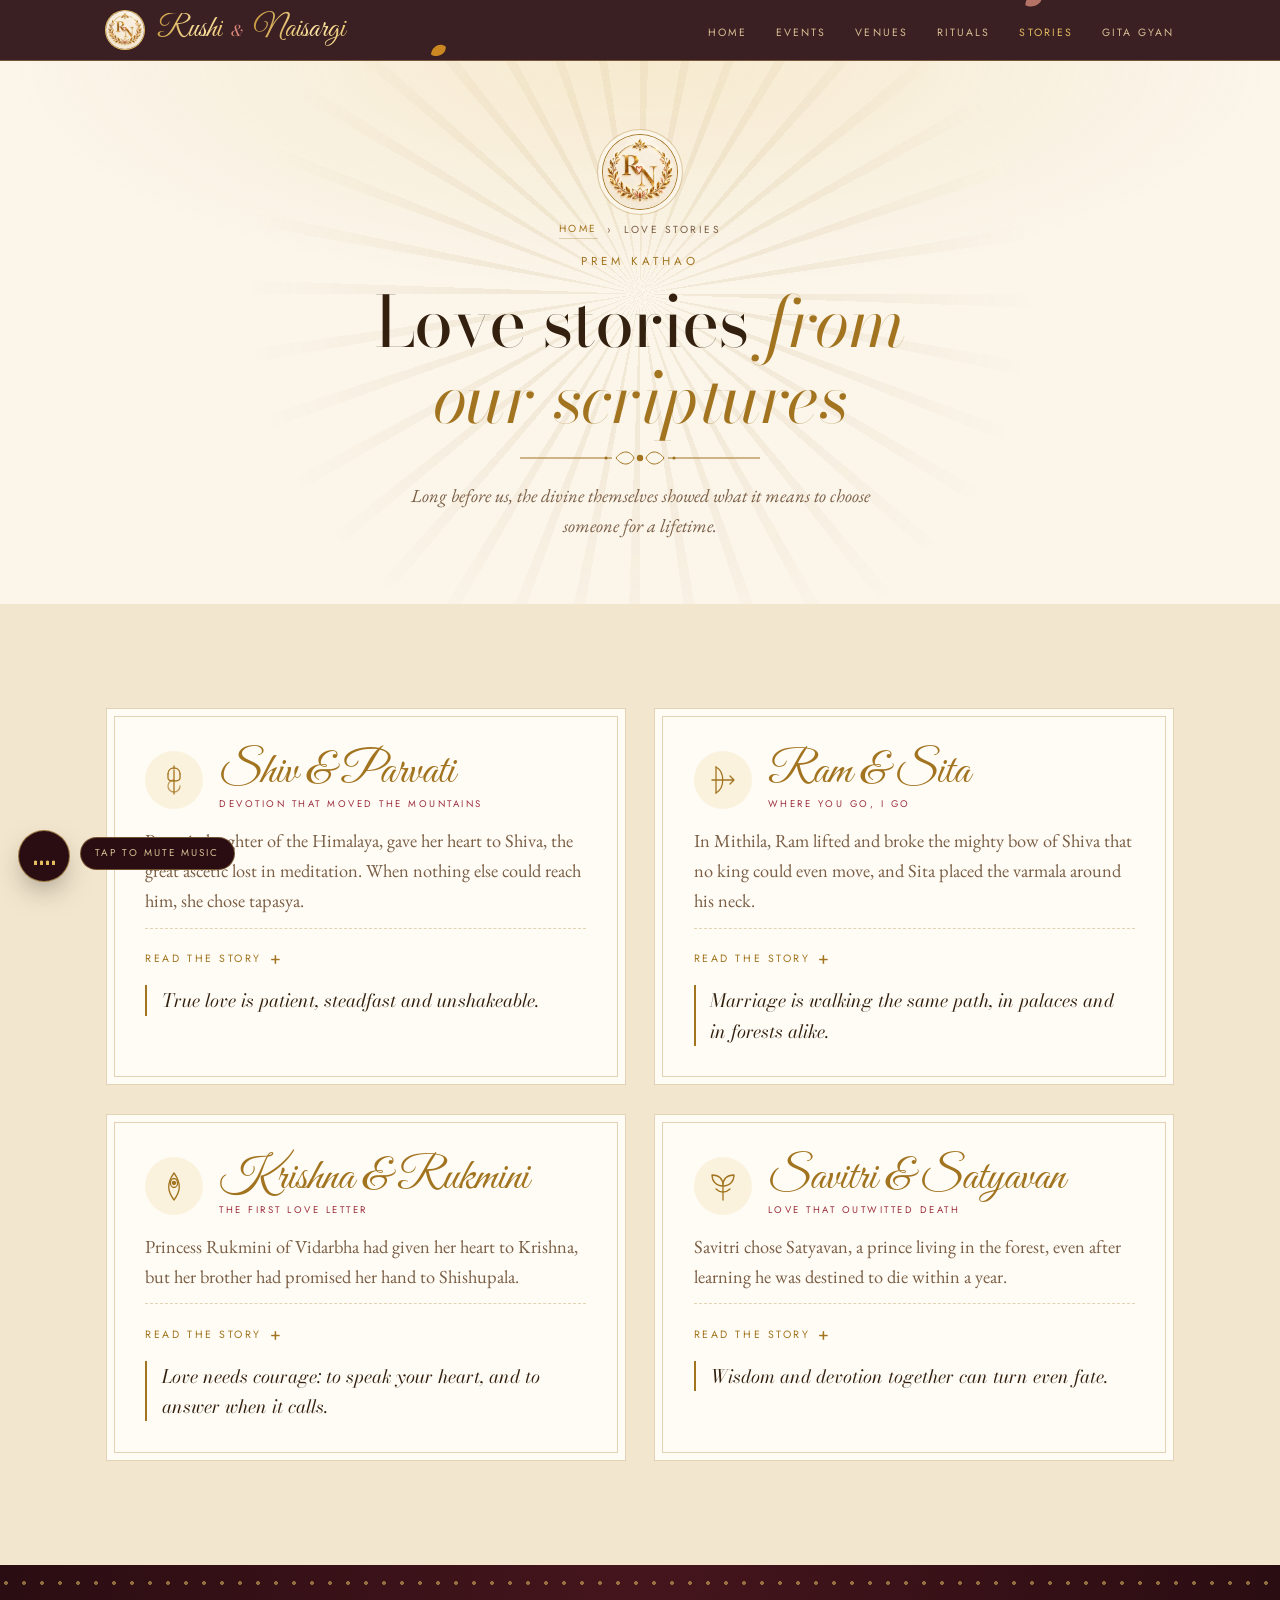
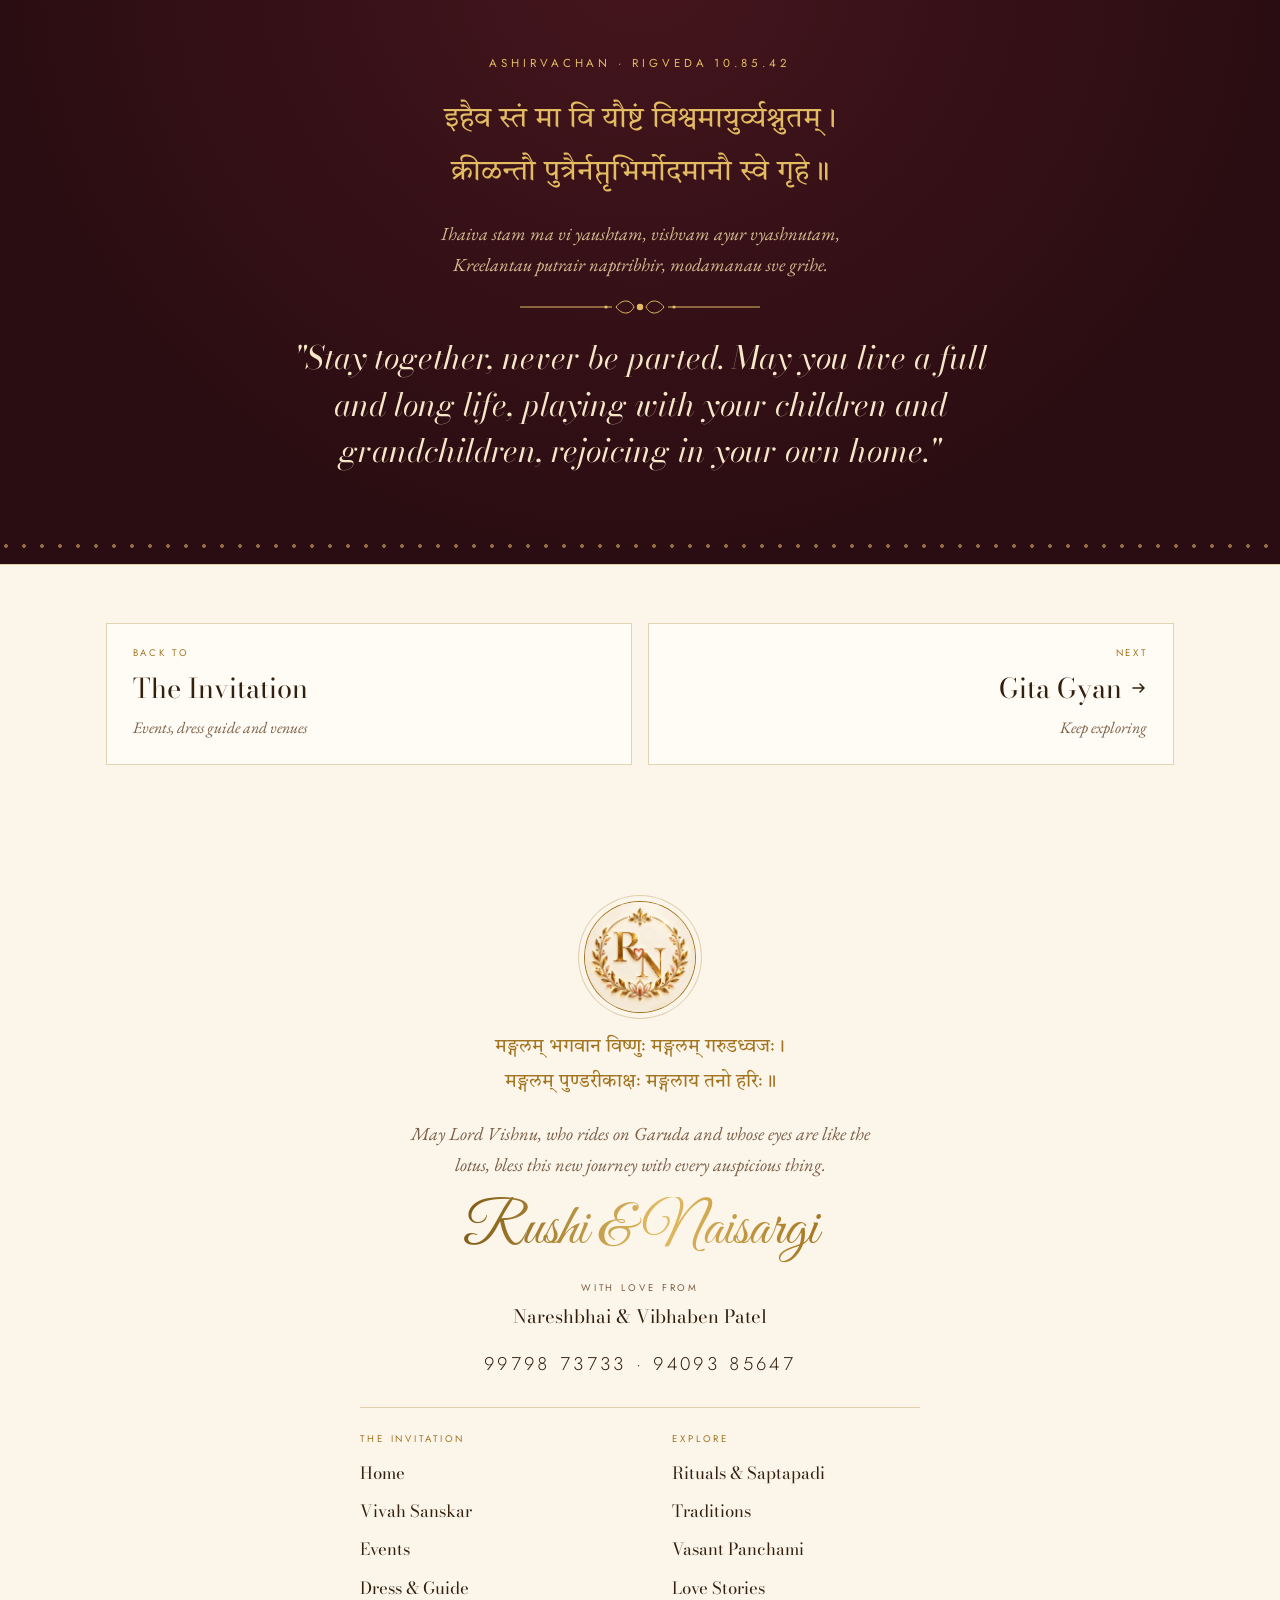
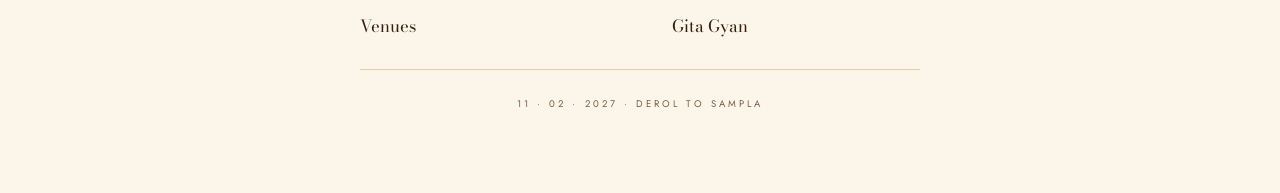
<file: stories.html>
<!doctype html>
<html lang="en">
<head>
<meta charset="utf-8">
<meta name="viewport" content="width=device-width,initial-scale=1,viewport-fit=cover">
<meta name="claude:viewport-fit-sides" content="cover">
<meta name="theme-color" content="#2A0D12">
<title>Love Stories · Rushi &amp; Naisargi</title>
<meta name="description" content="Love stories from our scriptures">
<link rel="icon" href="logo.webp">
<link rel="preconnect" href="https://fonts.googleapis.com">
<link rel="preconnect" href="https://fonts.gstatic.com" crossorigin>
<link rel="stylesheet" href="https://fonts.googleapis.com/css2?family=Great+Vibes&family=Bodoni+Moda:ital,opsz,wght@0,6..96,400;0,6..96,500;0,6..96,600;1,6..96,400;1,6..96,500&family=EB+Garamond:ital,wght@0,400;0,500;1,400&family=Jost:wght@300;400;500&family=Tiro+Devanagari+Sanskrit&display=swap">
<link rel="stylesheet" href="style.css">
</head>
<body>
<svg width="0" height="0" style="position:absolute" aria-hidden="true">
  <defs>
    <symbol id="flourish" viewBox="0 0 240 18"><g fill="none" stroke="currentColor" stroke-width="1"><path d="M0 9h92M148 9h92"/><path d="M96 9c6-8 14-8 18 0-4 8-12 8-18 0zM144 9c-6-8-14-8-18 0 4 8 12 8 18 0z"/></g><circle cx="120" cy="9" r="3.2" fill="currentColor"/><circle cx="86" cy="9" r="1.6" fill="currentColor"/><circle cx="154" cy="9" r="1.6" fill="currentColor"/></symbol>
    <symbol id="corner" viewBox="0 0 56 56"><g fill="none" stroke="currentColor" stroke-width="1.1"><path d="M4 52V14C4 8 8 4 14 4h38"/><path d="M10 52V20c0-6 4-10 10-10h32"/><path d="M18 18c6 0 10 4 10 10-6 0-10-4-10-10z"/></g><circle cx="16" cy="16" r="2" fill="currentColor"/></symbol>
    <symbol id="arrow" viewBox="0 0 16 16"><path d="M3 13 13 3M6 3h7v7" fill="none" stroke="currentColor" stroke-width="1.5"/></symbol>
    <symbol id="chev" viewBox="0 0 16 16"><path d="M6 3l5 5-5 5" fill="none" stroke="currentColor" stroke-width="1.6"/></symbol>
    <linearGradient id="gg" x1="0" y1="0" x2="0" y2="1"><stop offset="0" stop-color="#FFE7A6"/><stop offset=".5" stop-color="#E3BC62"/><stop offset="1" stop-color="#B8862B"/></linearGradient>
  </defs>
</svg>

<!-- ═════════════════ NAV ═════════════════ -->
<nav class="nav" aria-label="Main">
  <div class="wrap">
    <a class="brand" href="index.html#home" aria-label="Rushi and Naisargi, home"><img src="logo.webp" alt=""><span class="bt" aria-hidden="true"><span class="bn"><b style="padding: 1px 1px;">Rushi</b><i>&amp;</i><b style="padding: 3px 2px;">Naisargi</b></span>
      <!-- <span class="bd">Shubh Vivah · 11.02.2027</span> -->
    </span></a>
    <ul>
      <li><a class="lk" href="index.html#home">Home</a></li>
      <li><a class="lk" href="index.html#celebrations">Events</a></li>
      <li><a class="lk" href="index.html#venues">Venues</a></li>
      <li><a class="lk" href="rituals.html">Rituals</a></li>
      <li><a class="lk on" href="stories.html" aria-current="page">Stories</a></li>
      <li><a class="lk" href="gita.html">Gita Gyan</a></li>
    </ul>
    <button class="menu-btn" id="menuBtn" type="button" aria-expanded="false" aria-controls="mnav" aria-label="Open menu"><span></span><span></span></button>
  </div>
</nav>
<div class="mnav" id="mnav" hidden>
  <div class="mnav-in">
    <p class="label">॥ Shubh Vivah ॥</p>
    <div class="grp">
      <p class="gl">The Invitation</p>
      <ul>
        <li style="--d:1"><a href="index.html#home">Home</a></li>
        <li style="--d:2"><a href="index.html#invitation">Invitation</a></li>
        <li style="--d:3"><a href="index.html#vivah">Vivah Sanskar</a></li>
        <li style="--d:4"><a href="index.html#celebrations">Events</a></li>
        <li style="--d:5"><a href="index.html#guide">Dress &amp; Guide</a></li>
        <li style="--d:6"><a href="index.html#venues">Venues</a></li>
      </ul>
    </div>
    <div class="grp">
      <p class="gl">Explore</p>
      <ul>
        <li style="--d:7"><a href="rituals.html">Rituals &amp; Saptapadi</a></li>
        <li style="--d:8"><a class="on" aria-current="page" href="stories.html">Love Stories</a></li>
        <li style="--d:9"><a href="gita.html">Gita Gyan</a></li>
      </ul>
    </div>
    <p class="mnav-date">Thursday · 11 February 2027</p>
  </div>
</div>

<main data-page="stories.html">
<!-- ═════════ PAGE HERO ═════════ -->
<header class="page-hero" id="home">
  <div class="wrap narrow">
    <img class="ph-logo" src="logo.webp" alt="">
    <p class="crumb"><a href="index.html">Home</a><span aria-hidden="true">›</span><span>Love Stories</span></p>
    <p class="label">Prem Kathao</p>
    <h1>Love stories <em>from our scriptures</em></h1>
    <svg class="flourish" aria-hidden="true"><use href="#flourish"/></svg>
    <p class="sub">Long before us, the divine themselves showed what it means to choose someone for a lifetime.</p>
  </div>
</header>
<!-- ═════════ STORIES ═════════ -->
<section class="section" id="stories-list" style="background:var(--paper-2)">
  <div class="wrap">
    
    <div class="stories">
      <article class="story rv">
        <div class="top"><span class="em"><svg viewBox="0 0 32 32" fill="none" stroke="currentColor" stroke-width="1.3" stroke-linecap="round" stroke-linejoin="round" aria-hidden="true"><path d="M16 30V6"/><path d="M10 10c0-4 3-6 6-6s6 2 6 6"/><path d="M10 10v4c0 2 2 3 6 3s6-1 6-3v-4"/><path d="M16 4V2"/><path d="M22 22a6 6 0 1 1-6-6" opacity=".7"/></svg></span><div><p class="who">Shiv &amp; Parvati</p><p class="tag">Devotion that moved the mountains</p></div></div>
        <p>Parvati, daughter of the Himalaya, gave her heart to Shiva, the great ascetic lost in meditation. When nothing else could reach him, she chose tapasya.</p>
        <details><summary>Read the story</summary>
          <p>Her penance grew so intense that she gave up even fallen leaves as food, and the sages called her Aparna. One day a young ascetic came to her and mocked Shiva as a wanderer of cremation grounds, unfit for a princess. Parvati refused to hear another word against him. The ascetic smiled and revealed himself: it was Shiva, moved by a love that no test could shake. Maa Umiya, our Kuldevi, is worshipped as a form of this same Uma, Parvati.</p>
        </details>
        <p class="lesson">True love is patient, steadfast and unshakeable.</p>
      </article>
      <article class="story rv">
        <div class="top"><span class="em"><svg viewBox="0 0 32 32" fill="none" stroke="currentColor" stroke-width="1.3" stroke-linecap="round" stroke-linejoin="round" aria-hidden="true"><path d="M9 3c9 5 9 21 0 26"/><path d="M9 3v26"/><path d="M5 16h22M23 12l4 4-4 4"/></svg></span><div><p class="who">Ram &amp; Sita</p><p class="tag">Where you go, I go</p></div></div>
        <p>In Mithila, Ram lifted and broke the mighty bow of Shiva that no king could even move, and Sita placed the varmala around his neck.</p>
        <details><summary>Read the story</summary>
          <p>Years later, Ram was sent into exile in the forest for fourteen years. He asked Sita to stay behind in the comfort of the palace. Sita answered that her place was beside him, and that a forest with him would be sweeter than any palace without him. She walked out of Ayodhya at his side, through every hardship that followed.</p>
        </details>
        <p class="lesson">Marriage is walking the same path, in palaces and in forests alike.</p>
      </article>
      <article class="story rv">
        <div class="top"><span class="em"><svg viewBox="0 0 32 32" fill="none" stroke="currentColor" stroke-width="1.3" stroke-linecap="round" stroke-linejoin="round" aria-hidden="true"><path d="M16 30C10 22 8 14 16 3c8 11 6 19 0 27z"/><ellipse cx="16" cy="13" rx="3.5" ry="4.5"/><circle cx="16" cy="13" r="1.5" fill="currentColor"/></svg></span><div><p class="who">Krishna &amp; Rukmini</p><p class="tag">The first love letter</p></div></div>
        <p>Princess Rukmini of Vidarbha had given her heart to Krishna, but her brother had promised her hand to Shishupala.</p>
        <details><summary>Read the story</summary>
          <p>Refusing to give up, Rukmini wrote a letter to Krishna, pouring out her heart, and sent it with a trusted Brahmin. On reading it, Krishna rode to Kundinapura, carried her away in his chariot and brought her to Dwarka, where she reigned beside him as his chief queen. It is often called the first love letter of our tradition, and it reached the very Dwarkadhish we bow to today.</p>
        </details>
        <p class="lesson">Love needs courage: to speak your heart, and to answer when it calls.</p>
      </article>
      <article class="story rv">
        <div class="top"><span class="em"><svg viewBox="0 0 32 32" fill="none" stroke="currentColor" stroke-width="1.3" stroke-linecap="round" stroke-linejoin="round" aria-hidden="true"><path d="M16 30V16"/><path d="M16 16c-7 0-11-5-11-11 7 0 11 4 11 11zM16 16c7 0 11-5 11-11-7 0-11 4-11 11z"/><path d="M16 22c-3 0-5-1-7-3M16 22c3 0 5-1 7-3"/></svg></span><div><p class="who">Savitri &amp; Satyavan</p><p class="tag">Love that outwitted death</p></div></div>
        <p>Savitri chose Satyavan, a prince living in the forest, even after learning he was destined to die within a year.</p>
        <details><summary>Read the story</summary>
          <p>On the fated day, Yama, the lord of death, came for Satyavan's soul. Savitri followed him step after step. Moved by her wisdom and devotion, Yama offered her any boon except her husband's life. She asked for children born of Satyavan. Bound by his word, Yama had no choice but to return Satyavan to her. Married women across Gujarat still honour her on Vat Savitri.</p>
        </details>
        <p class="lesson">Wisdom and devotion together can turn even fate.</p>
      </article>
    </div>
  </div>
</section>

<!-- ═════════ BLESSING ═════════ -->
<section class="velvet blessing">
  <div class="wrap narrow shloka rv">
    <p class="label">Ashirvachan · Rigveda 10.85.42</p>
    <p class="deva">इहैव स्तं मा वि यौष्टं विश्वमायुर्व्यश्नुतम् ।<br>क्रीळन्तौ पुत्रैर्नप्तृभिर्मोदमानौ स्वे गृहे ॥</p>
    <p class="roman">Ihaiva stam ma vi yaushtam, vishvam ayur vyashnutam,<br>Kreelantau putrair naptribhir, modamanau sve grihe.</p>
    <svg class="flourish" style="color:var(--gold-hi)" aria-hidden="true"><use href="#flourish"/></svg>
    <p class="q">"Stay together, never be parted. May you live a full and long life, playing with your children and grandchildren, rejoicing in your own home."</p>
  </div>
</section>

<!-- ═════════ CONTINUE ═════════ -->
<section class="section page-next-wrap" aria-label="Continue">
  <div class="wrap page-next">
    <a class="pn" href="index.html"><span>Back to</span><b>The Invitation</b><small>Events, dress guide and venues</small></a>
    <a class="pn next" href="gita.html"><span>Next</span><b>Gita Gyan <svg class="ar" viewBox="0 0 16 16" aria-hidden="true"><path d="M2 8h11M9 4l4 4-4 4" fill="none" stroke="currentColor" stroke-width="1.5" stroke-linecap="round" stroke-linejoin="round"/></svg></b><small>Keep exploring</small></a>
  </div>
</section>
<!-- ═════════ FOOTER ═════════ -->
<footer class="foot">
  <div class="wrap inner">
    <img src="logo.webp" alt="R and N monogram">
    <p class="deva">मङ्गलम् भगवान विष्णुः मङ्गलम् गरुडध्वजः ।<br>मङ्गलम् पुण्डरीकाक्षः मङ्गलाय तनो हरिः ॥</p>
    <p class="roman">May Lord Vishnu, who rides on Garuda and whose eyes are like the lotus, bless this new journey with every auspicious thing.</p>
    <p class="sig gold-text">Rushi &amp; Naisargi</p>
    <p class="hosts"><span>With love from</span>Nareshbhai &amp; Vibhaben Patel</p>
    <p class="tel">99798 73733 · 94093 85647</p>
    <nav class="quick" aria-label="Quick links">
      <div><p class="qh">The Invitation</p><a href="index.html#home">Home</a><a href="index.html#vivah">Vivah Sanskar</a><a href="index.html#celebrations">Events</a><a href="index.html#guide">Dress &amp; Guide</a><a href="index.html#venues">Venues</a></div>
      <div><p class="qh">Explore</p><a href="rituals.html">Rituals &amp; Saptapadi</a><a href="rituals.html#traditions">Traditions</a><a href="rituals.html#vasant">Vasant Panchami</a><a href="stories.html">Love Stories</a><a href="gita.html">Gita Gyan</a></div>
    </nav>
    <small>11 · 02 · 2027 · Derol to Sampla</small>
    <!-- <small class="credit">Music: “Romantic Day” by Alex-Productions · chosic.com</small> -->
  </div>
</footer>
</main>

<button class="fab fab-music playing" id="musicFab" type="button" aria-pressed="true" aria-label="Mute music" title="Music on / off" hidden>
  <span class="eq" aria-hidden="true"><i></i><i></i><i></i><i></i></span>
  <svg class="off" viewBox="0 0 20 20" aria-hidden="true"><path d="M3 7.5h3.5L11 4v12l-4.5-3.5H3z" fill="currentColor"/><path d="M14 7.5l4 5M18 7.5l-4 5" stroke="currentColor" stroke-width="1.4" stroke-linecap="round"/></svg>
</button>
<span class="fab-tip" id="fabTip" aria-hidden="true">Tap to mute music</span>
<button class="fab fab-top" id="topFab" type="button" aria-label="Back to top">
  <svg class="prog" viewBox="0 0 60 60" aria-hidden="true"><circle id="topProg" cx="30" cy="30" r="26"/></svg>
  <svg class="arr" viewBox="0 0 18 18" aria-hidden="true"><path d="M9 15V3M3.5 8.5 9 3l5.5 5.5" fill="none" stroke="currentColor" stroke-width="1.6" stroke-linecap="round" stroke-linejoin="round"/></svg>
</button>
<canvas id="petals" aria-hidden="true"></canvas>
<script src="app.js"></script>
</body>
</html>
</file>
<file: style.css>
/* base rules the publishing skeleton gives the home page; repeated so every page matches */
html{-webkit-text-size-adjust:100%}
body{margin:0}
img{max-width:100%}
[hidden]{display:none!important}
:root{padding-top:env(safe-area-inset-top,0px);padding-bottom:env(safe-area-inset-bottom,0px)}
html.opened .intro{display:none}

/* Layout: an unfolding wedding scroll. Ivory paper for reading, maroon velvet for the sacred moments, gold leaf on every edge. */
:root{
  --paper:#FBF5EA; --paper-2:#F3E6CE; --card:#FFFCF5;
  --ink:#33200F; --muted:#7A5E45;
  --gold:#A27420; --gold-hi:#E3BC62; --gold-lo:#7A5612;
  --blush:#D9877A; --rose:#9C2F3F;
  --spring:#B98A0E; --spring-bg:#FAEFC9;
  --velvet:#2A0D12; --velvet-2:#45151D; --on-velvet:#F6E7C8; --on-velvet-muted:#D7BE93;
  --line:rgba(162,116,32,.30);
  --shadow:rgba(80,45,10,.16);
  --f-display:"Bodoni Moda","Didot","Bodoni 72",Georgia,serif;
  --f-body:"EB Garamond",Garamond,"Times New Roman",serif;
  --f-label:"Jost","Futura","Century Gothic",system-ui,sans-serif;
  --f-script:"Great Vibes","Snell Roundhand","Apple Chancery",cursive;
  --f-deva:"Tiro Devanagari Sanskrit","Noto Serif Devanagari","Mangal",serif;
}
@media (prefers-color-scheme: dark){
  :root:not([data-theme="light"]){
    --paper:#150A08; --paper-2:#1F100D; --card:#23130F;
    --ink:#F2E3C8; --muted:#C2A47E;
    --gold:#D8AA4C; --gold-hi:#F2CD7B; --gold-lo:#A57D2E;
    --blush:#E59C8D; --rose:#E07A8A;
    --spring:#EBC14A; --spring-bg:#241A07;
    --line:rgba(216,170,76,.26); --shadow:rgba(0,0,0,.5);
    color-scheme:dark;
  }
}
:root[data-theme="dark"]{
  --paper:#150A08; --paper-2:#1F100D; --card:#23130F;
  --ink:#F2E3C8; --muted:#C2A47E;
  --gold:#D8AA4C; --gold-hi:#F2CD7B; --gold-lo:#A57D2E;
  --blush:#E59C8D; --rose:#E07A8A;
  --spring:#EBC14A; --spring-bg:#241A07;
  --line:rgba(216,170,76,.26); --shadow:rgba(0,0,0,.5);
  color-scheme:dark;
}

*,*::before,*::after{box-sizing:border-box}
html{scroll-behavior:smooth;scroll-padding-top:72px}
body{background:var(--paper);color:var(--ink);font-family:var(--f-body);font-size:1.15rem;line-height:1.65;overflow-x:hidden}
body.locked{overflow:hidden}
body::before{content:"";position:fixed;inset:0 0 auto;height:env(safe-area-inset-top,0px);z-index:60;background:var(--velvet)}
h1,h2,h3{font-weight:400;margin:0;text-wrap:balance}
p{margin:0}
a{color:inherit}
button{font:inherit;color:inherit}
:focus-visible{outline:2px solid var(--gold-hi);outline-offset:3px;border-radius:4px}

.wrap{width:100%;max-width:1100px;margin-inline:auto;padding-left:max(16px,env(safe-area-inset-left,0px));padding-right:max(16px,env(safe-area-inset-right,0px))}
.narrow{max-width:780px}
.label{font-family:var(--f-label);font-weight:400;font-size:.72rem;letter-spacing:.34em;text-transform:uppercase;color:var(--gold)}
.sec-title{font-family:var(--f-display);font-size:clamp(2rem,5vw,3.2rem);line-height:1.12;letter-spacing:-.01em;color:var(--ink)}
.sec-title em{font-style:italic;color:var(--gold)}
.sec-head{display:grid;justify-items:center;gap:.7rem;text-align:center;margin-bottom:clamp(2.2rem,5vw,3.4rem)}
.sec-head .sub{max-width:56ch;color:var(--muted);font-style:italic}
.flourish{width:min(240px,60%);height:18px;color:var(--gold)}
.gold-text{
  background:linear-gradient(100deg,var(--gold-lo) 0%,var(--gold-hi) 28%,var(--gold) 50%,var(--gold-hi) 72%,var(--gold-lo) 100%);
  background-size:200% 100%;-webkit-background-clip:text;background-clip:text;color:transparent;
  animation:goldflow 8s linear infinite;padding:0 .12em}
@keyframes goldflow{to{background-position:-200% 0}}
.section{padding-block:clamp(4rem,9vw,6.5rem)}

/* ═════════ INTRO: shared ═════════ */
.intro{position:fixed;inset:0;z-index:100;overflow:hidden;color:var(--on-velvet);
  background:radial-gradient(ellipse 80% 60% at 50% 45%,var(--velvet-2),var(--velvet) 72%);transition:opacity 1.2s ease}
.intro.done{opacity:0;pointer-events:none}
.mandala{position:absolute;left:50%;top:50%;width:max(140vmax,900px);aspect-ratio:1;transform:translate(-50%,-50%);color:var(--gold-hi);opacity:.07;pointer-events:none;animation:rot 160s linear infinite}
@keyframes rot{to{transform:translate(-50%,-50%) rotate(360deg)}}
#dust{position:absolute;inset:0;width:100%;height:100%;pointer-events:none}
.stage{position:absolute;inset:0;display:grid;place-items:center;align-content:center;justify-items:center;text-align:center;
  padding:calc(24px + env(safe-area-inset-top,0px)) max(16px,env(safe-area-inset-right,0px)) calc(24px + env(safe-area-inset-bottom,0px)) max(16px,env(safe-area-inset-left,0px))}
.flash{position:absolute;inset:0;background:radial-gradient(circle at 50% 45%,#FFF6DD,rgba(255,226,150,.6) 40%,transparent 75%);opacity:0;pointer-events:none}
.flash.go{animation:flash 1.4s ease forwards}
@keyframes flash{30%{opacity:1}100%{opacity:0}}
.ctrl{position:absolute;z-index:5;font-family:var(--f-label);font-size:.66rem;letter-spacing:.24em;text-transform:uppercase;background:rgba(42,13,18,.5);color:var(--on-velvet-muted);border:1px solid rgba(227,188,98,.4);border-radius:999px;padding:.55rem 1rem;cursor:pointer;transition:color .3s,border-color .3s}
.ctrl:hover{color:var(--gold-hi);border-color:var(--gold-hi)}
.skip{top:calc(58px + env(safe-area-inset-top,0px));right:calc(16px + env(safe-area-inset-right,0px))}
.sound{bottom:calc(16px + env(safe-area-inset-bottom,0px));left:calc(16px + env(safe-area-inset-left,0px));display:inline-flex;align-items:center;gap:.5rem}
.sound svg{width:14px;height:14px}

/* ═════════ INTRO: stage 1, the envelope ═════════ */
.st-env{gap:clamp(1rem,3vh,1.8rem);transition:opacity 1s ease,transform 1.4s cubic-bezier(.6,0,.2,1),filter 1s}
.st-env.away{opacity:0;transform:scale(1.25);filter:blur(8px);pointer-events:none}
.kicker{font-family:var(--f-label);font-weight:300;font-size:.72rem;letter-spacing:.42em;text-transform:uppercase;color:var(--on-velvet-muted);opacity:0;animation:fadeup 1s .3s forwards}
.env{position:relative;width:min(86vw,460px,calc(52vh * 1.45));aspect-ratio:1.45;perspective:1400px;opacity:0;animation:envIn 1.4s .1s cubic-bezier(.2,.7,.2,1) forwards}
@keyframes envIn{from{opacity:0;transform:translateY(40px) rotateX(18deg)}to{opacity:1;transform:none}}
.env-back{position:absolute;inset:0;border-radius:6px;background:linear-gradient(160deg,#4A1620,#2E0E14);box-shadow:0 50px 90px -30px rgba(0,0,0,.8),0 0 0 1px rgba(227,188,98,.45)}
.env-card{position:absolute;left:6%;right:6%;top:7%;bottom:7%;z-index:1;background:#FFF9EC;color:#33200F;border-radius:3px;display:grid;place-items:center;align-content:center;gap:.2rem;text-align:center;
  box-shadow:inset 0 0 0 6px #FFF9EC,inset 0 0 0 7px #C9A04A;transition:transform 1.3s cubic-bezier(.3,.7,.2,1) .35s}
.env-card .a{font-family:var(--f-label);font-size:clamp(.5rem,1.6vw,.62rem);letter-spacing:.3em;text-transform:uppercase;color:#9C7A3C}
.env-card .b{font-family:var(--f-script);font-size:clamp(1.7rem,6vw,2.5rem);line-height:1.15;color:#8A6216}
.env-card .c{font-family:var(--f-display);font-size:clamp(.7rem,2vw,.85rem);letter-spacing:.2em;color:#5A4026}
.env-front{position:absolute;inset:0;z-index:2;border-radius:6px;overflow:hidden;
  clip-path:polygon(0 0,50% 56%,100% 0,100% 100%,0 100%);
  background:radial-gradient(ellipse at 50% 120%,#5C1D28,#3A1118 70%)}
.env-front svg,.env-flap svg{position:absolute;inset:0;width:100%;height:100%}
.env-flap{position:absolute;left:0;right:0;top:0;height:60%;z-index:3;transform-origin:50% 0;transition:transform 1.1s cubic-bezier(.5,0,.2,1),z-index 0s .45s;
  clip-path:polygon(0 0,100% 0,50% 100%);background:linear-gradient(180deg,#5E1C27,#40121A)}
.env.open .env-flap{transform:rotateX(180deg);z-index:0}
.env.open .env-card{transform:translateY(-46%)}
.seal{position:absolute;left:50%;top:60%;width:30%;aspect-ratio:1;z-index:4;transform:translate(-50%,-50%);border:0;padding:0;border-radius:50%;background:transparent;cursor:pointer;transition:transform .6s cubic-bezier(.5,0,.2,1),opacity .6s}
.seal:hover{transform:translate(-50%,-50%) scale(1.05)}
.env.open .seal{transform:translate(-50%,-50%) scale(1.5);opacity:0;pointer-events:none}
.seal .ring{position:absolute;inset:-9%;width:118%;height:118%;transform:rotate(-90deg);overflow:visible;pointer-events:none}
.seal .ring circle{fill:none;stroke:var(--gold-hi);stroke-width:1.6;stroke-dasharray:604;stroke-dashoffset:604;animation:draw 1.8s .9s cubic-bezier(.6,0,.3,1) forwards}
.seal-img{position:absolute;inset:0;border-radius:50%;overflow:hidden;clip-path:circle(0% at 50% 50%);filter:blur(10px) brightness(1.8);transform:scale(1.2) rotate(-12deg);
  animation:reveal 1.7s 1.5s cubic-bezier(.2,.7,.2,1) forwards;box-shadow:0 0 0 3px #C9A04A,0 10px 30px rgba(0,0,0,.6)}
.seal-img img{width:100%;height:100%;display:block;object-fit:cover}
.seal .sheen{position:absolute;inset:0;border-radius:50%;overflow:hidden;pointer-events:none}
.seal .sheen::after{content:"";position:absolute;inset:-20%;background:linear-gradient(115deg,transparent 35%,rgba(255,246,220,.8) 48%,#fff 50%,rgba(255,246,220,.8) 52%,transparent 65%);transform:translateX(-120%);animation:sheen 1.5s 3.1s ease-in-out forwards,sheen2 4s 6s ease-in-out infinite;mix-blend-mode:overlay}
@keyframes sheen2{0%{transform:translateX(-120%)}40%,100%{transform:translateX(120%)}}
.seal .pulse{position:absolute;inset:-6%;border-radius:50%;border:1px solid rgba(227,188,98,.7);opacity:0;animation:ripple 2.4s 4s ease-out infinite;pointer-events:none}
@keyframes ripple{from{transform:scale(1);opacity:.9}to{transform:scale(1.7);opacity:0}}
.env-names{font-family:var(--f-display);font-weight:400;font-size:clamp(1.1rem,3.6vw,1.6rem);letter-spacing:.24em;text-transform:uppercase;color:var(--on-velvet);opacity:0;animation:fadeup 1s 3.4s forwards}
.env-names i{font-style:italic;text-transform:none;letter-spacing:0;color:var(--gold-hi);padding:0 .4em 0 .15em}
.env-sub{font-style:italic;color:var(--on-velvet-muted);margin-top:-.6rem;opacity:0;animation:fadeup 1s 3.7s forwards}
.open-btn{font-family:var(--f-label);font-size:.74rem;letter-spacing:.3em;text-transform:uppercase;color:var(--velvet);border:0;padding:1rem 1.9rem;border-radius:999px;cursor:pointer;
  background:linear-gradient(100deg,#C99A3E,#F2D27E 25%,#C99A3E 50%,#F2D27E 75%,#C99A3E);background-size:200% 100%;box-shadow:0 10px 30px -8px rgba(227,188,98,.55);
  opacity:0;animation:fadeup 1s 4.1s forwards,goldflow 5s linear infinite;transition:transform .25s}
.open-btn:hover{transform:translateY(-2px)}

/* ═════════ INTRO: stage 2, darshan ═════════ */
.st-dar{gap:clamp(.6rem,2vh,1.2rem);opacity:0;pointer-events:none;transition:opacity .9s ease}
.st-dar.on{opacity:1;pointer-events:auto}
.toran{position:absolute;top:env(safe-area-inset-top,0px);left:0;right:0;height:46px;pointer-events:none;
  background:
    radial-gradient(circle at 16px 12px,#FFC24A 0 6px,#E9861B 7px 9px,transparent 9.5px) 0 0/32px 26px repeat-x,
    radial-gradient(ellipse 7px 13px at 16px 34px,#3E7A2E 0 99%,transparent) 16px 0/32px 46px repeat-x;
  filter:drop-shadow(0 4px 6px rgba(0,0,0,.4))}
.toran::after{content:"";position:absolute;left:0;right:0;top:0;height:3px;background:linear-gradient(90deg,var(--gold-lo),var(--gold-hi),var(--gold-lo))}
.arch-wrap{position:relative;width:min(66vw,300px,calc((100vh - 330px) * .76));aspect-ratio:3/4;margin-top:24px}
.rays{position:absolute;inset:-34%;border-radius:50%;background:repeating-conic-gradient(from 0deg,rgba(255,214,120,.22) 0 3deg,transparent 3deg 12deg);
  -webkit-mask:radial-gradient(circle,#000 30%,transparent 68%);mask:radial-gradient(circle,#000 30%,transparent 68%);animation:spin3 40s linear infinite}
@keyframes spin3{to{transform:rotate(360deg)}}
.arch-glow{position:absolute;inset:-14%;border-radius:50%;background:radial-gradient(circle,rgba(255,196,90,.35),transparent 65%);animation:breathe 4s ease-in-out infinite}
.arch{position:absolute;inset:0;border-radius:50% 50% 10px 10px / 38% 38% 10px 10px;overflow:hidden;
  background:radial-gradient(ellipse at 50% 40%,#FFE4A8,#E8A04A 45%,#7A2A1A 90%);
  box-shadow:0 0 0 2px var(--gold-hi),0 0 0 7px rgba(42,13,18,.9),0 0 0 8px rgba(227,188,98,.6),0 30px 70px -20px rgba(0,0,0,.8),0 0 70px rgba(255,190,90,.25)}
.god{position:absolute;inset:0;opacity:0;transform:scale(1.12);filter:blur(10px) brightness(1.5);transition:opacity 1s ease,transform 3.6s cubic-bezier(.2,.7,.2,1),filter 1.2s ease}
.god.on{opacity:1;transform:scale(1);filter:none}
.god img{width:100%;height:100%;display:block;object-fit:cover;object-position:50% 20%}
.god.contain img{object-fit:contain;object-position:50% 70%;padding:6% 4% 0}
.god.ganesh{background:radial-gradient(ellipse at 50% 40%,#4A1620,#22090E 80%);display:grid;place-items:center}
.god.ganesh svg{width:88%;height:auto}
.god.ganesh g path,.god.ganesh g circle{stroke-dasharray:420;stroke-dashoffset:420}
.god.ganesh.on g path,.god.ganesh.on g circle{animation:draw 2.6s .2s ease forwards}
.arch-wrap .diya{position:absolute;bottom:-6px;width:34px;height:40px}
.arch-wrap .diya.l{left:-48px}.arch-wrap .diya.r{right:-48px}
.diya .bowl{position:absolute;bottom:0;left:0;right:0;height:14px;background:linear-gradient(#F2CD7B,#A57D2E);border-radius:0 0 50% 50% / 0 0 100% 100%}
.diya .fl{position:absolute;bottom:12px;left:50%;width:12px;height:24px;transform:translateX(-50%);border-radius:50% 50% 20% 20% / 60% 60% 40% 40%;background:radial-gradient(ellipse at 50% 80%,#FFF8E0,#FFC75A 45%,#E2572B 75%,transparent 80%);animation:flick 1.1s ease-in-out infinite alternate;transform-origin:50% 100%}
.diya .fl::after{content:"";position:absolute;inset:-120%;border-radius:50%;background:radial-gradient(circle,rgba(255,180,80,.35),transparent 60%)}
.dar-text{display:grid;gap:.35rem;justify-items:center;min-height:9.5rem;align-content:start}
.dar-text > *{transition:opacity .6s ease,transform .8s cubic-bezier(.2,.7,.2,1)}
.dar-text.out > *:not(.dar-dots){opacity:0;transform:translateY(10px)}
.dar-deva{font-family:var(--f-deva);font-size:clamp(1rem,2.6vw,1.2rem);color:var(--on-velvet-muted)}
.dar-name{font-family:var(--f-display);font-style:italic;font-weight:500;font-size:clamp(2.1rem,7vw,3.4rem);line-height:1.1;
  background:linear-gradient(100deg,#C99A3E,#FFE7A6 40%,#E3BC62 60%,#FFE7A6);background-size:200% 100%;-webkit-background-clip:text;background-clip:text;color:transparent;animation:goldflow 4s linear infinite;padding:0 .1em}
.dar-line{font-style:italic;font-size:clamp(1rem,2.6vw,1.15rem);color:var(--on-velvet);max-width:34ch}
.dar-dots{display:flex;gap:.5rem;margin-top:.4rem}
.dar-dots i{width:26px;height:2px;background:rgba(227,188,98,.25);overflow:hidden;position:relative}
.dar-dots i.done{background:var(--gold-hi)}
.dar-dots i.now::after{content:"";position:absolute;inset:0;background:var(--gold-hi);transform-origin:left;animation:fill var(--dur,3.6s) linear forwards}
@keyframes fill{from{transform:scaleX(0)}to{transform:scaleX(1)}}
@media (max-width:440px){.arch-wrap .diya{display:none}}

@keyframes draw{to{stroke-dashoffset:0}}
@keyframes reveal{to{clip-path:circle(50% at 50% 50%);filter:none;transform:none}}
@keyframes sheen{to{transform:translateX(120%)}}
@keyframes fadeup{from{opacity:0;transform:translateY(12px)}to{opacity:1;transform:none}}
@keyframes breathe{50%{transform:scale(1.08);opacity:.7}}
@keyframes flick{0%{transform:translateX(-50%) scale(1,1) skewX(0)}50%{transform:translateX(-52%) scale(.95,1.06) skewX(3deg)}100%{transform:translateX(-48%) scale(1.04,.96) skewX(-3deg)}}

/* ═════════ NAV ═════════ */
.nav{position:sticky;top:env(safe-area-inset-top,0px);z-index:50;background:color-mix(in srgb,var(--velvet) 92%,transparent);backdrop-filter:blur(8px);-webkit-backdrop-filter:blur(8px);color:var(--on-velvet);border-bottom:1px solid rgba(227,188,98,.35)}
.nav .wrap{display:flex;align-items:center;justify-content:space-between;gap:1rem;min-height:60px}
.brand{display:flex;align-items:center;gap:.75rem;text-decoration:none;flex-shrink:0}
.brand img{width:38px;height:38px;border-radius:50%;box-shadow:0 0 0 1px var(--gold-hi)}
.brand .bt{display:grid;justify-items:start;gap:.1rem;white-space:nowrap}
.brand .bn{display:flex;align-items:baseline;gap:.28em;font-family:var(--f-script);font-size:1.85rem;line-height:1.05}
.brand .bn b{font-weight:400;background:linear-gradient(100deg,#C99A3E,#FFE7A6 35%,#E3BC62 55%,#FFE7A6 80%,#C99A3E);background-size:200% 100%;-webkit-background-clip:text;background-clip:text;color:transparent;animation:goldflow 7s linear infinite;padding:0 .12em .08em 0}
.brand .bn i{font-family:var(--f-display);font-style:italic;font-size:.5em;color:var(--blush)}
.brand .bd{font-family:var(--f-label);font-weight:300;font-size:.5rem;letter-spacing:.42em;text-transform:uppercase;color:var(--on-velvet-muted);padding-left:.15rem}
.nav ul{list-style:none;display:flex;gap:clamp(.8rem,2.4vw,1.8rem);margin:0;padding:0;overflow-x:auto;scrollbar-width:none}
.nav a.lk{font-family:var(--f-label);font-size:.66rem;letter-spacing:.2em;text-transform:uppercase;text-decoration:none;color:var(--on-velvet-muted);white-space:nowrap;padding:.4rem 0;border-bottom:1px solid transparent;transition:color .3s,border-color .3s}
.nav a.lk:hover{color:var(--gold-hi);border-color:var(--gold-hi)}
@media (max-width:900px){.brand .bt{display:none}}

/* ═════════ HERO ═════════ */
.hero{position:relative;padding-block:clamp(2.6rem,7vw,4.4rem) clamp(3.4rem,7vw,5rem);text-align:center;overflow:hidden;
  background:radial-gradient(ellipse 70% 50% at 50% 30%,color-mix(in srgb,var(--gold-hi) 16%,transparent),transparent 70%),var(--paper)}
.hero-kicker{font-family:var(--f-label);font-size:.72rem;letter-spacing:.42em;text-transform:uppercase;color:var(--muted)}
.hero-medal{position:relative;width:min(66vw,310px);aspect-ratio:1;margin:2.2rem auto 1.8rem;max-width:100%}
.hero-medal img{width:100%;height:100%;border-radius:50%;display:block;box-shadow:0 0 0 2px var(--gold),0 0 0 9px var(--paper),0 0 0 10px var(--line),0 30px 60px -20px var(--shadow)}
.hero-medal svg{position:absolute;inset:-9%;width:118%;height:118%;color:var(--gold);animation:spin2 90s linear infinite}
@keyframes spin2{to{transform:rotate(360deg)}}
.lead{font-style:italic;color:var(--muted);font-size:1.2rem}
.couple-names{font-family:var(--f-script);font-size:clamp(3.8rem,13vw,7.6rem);line-height:1.15;margin:.3rem 0 0;display:flex;flex-wrap:wrap;justify-content:center;align-items:baseline;column-gap:.18em}
.couple-names .amp{font-family:var(--f-display);font-style:italic;font-size:.4em;color:var(--blush)}
.parents{display:grid;grid-template-columns:1fr auto 1fr;gap:1rem 2rem;align-items:center;max-width:760px;margin:1.2rem auto 0}
.parents .p{display:grid;gap:.2rem}
.parents .p:first-child{text-align:right}.parents .p:last-child{text-align:left}
.parents .k{font-family:var(--f-label);font-size:.62rem;letter-spacing:.3em;text-transform:uppercase;color:var(--muted)}
.parents .v{font-family:var(--f-display);font-size:clamp(1.05rem,2.4vw,1.3rem);line-height:1.35}
.parents .v i{color:var(--gold)}
.parents .bar{width:1px;height:64px;background:linear-gradient(transparent,var(--gold),transparent)}
@media (max-width:620px){.parents{grid-template-columns:1fr}.parents .p:first-child,.parents .p:last-child{text-align:center}.parents .bar{width:64px;height:1px;justify-self:center;background:linear-gradient(90deg,transparent,var(--gold),transparent)}}
.date-line{display:flex;align-items:center;justify-content:center;gap:1rem;font-family:var(--f-label);letter-spacing:.3em;text-transform:uppercase;font-size:.8rem;margin-top:2rem;flex-wrap:wrap}
.date-line i{width:46px;height:1px;background:var(--gold);display:block}
.hero-sub{margin-top:.4rem;color:var(--muted);font-style:italic}
.countdown{display:flex;justify-content:center;gap:clamp(.5rem,2.5vw,1.2rem);margin-top:2.2rem}
.cd{min-width:clamp(64px,18vw,84px);padding:.8rem .5rem .7rem;border:1px solid var(--line);border-radius:999px 999px 14px 14px;background:var(--card);display:grid;gap:.15rem}
.cd b{font-family:var(--f-display);font-weight:400;font-size:clamp(1.6rem,5vw,2.3rem);font-variant-numeric:lining-nums tabular-nums;color:var(--gold);line-height:1.1}
.cd span{font-family:var(--f-label);font-size:.56rem;letter-spacing:.24em;text-transform:uppercase;color:var(--muted)}
.cd-label{margin-top:.9rem;font-style:italic;color:var(--muted)}

/* ═════════ VELVET BANDS ═════════ */
.velvet{background:radial-gradient(ellipse at 50% 0%,var(--velvet-2),var(--velvet) 70%);color:var(--on-velvet);padding-block:clamp(3.6rem,8vw,5.6rem);position:relative;overflow:hidden}
.velvet::before,.velvet::after{content:"";position:absolute;left:0;right:0;height:12px;background:radial-gradient(circle at 6px 6px,var(--gold-hi) 1.6px,transparent 2.2px) 0 0/18px 12px;opacity:.55}
.velvet::before{top:12px}.velvet::after{bottom:12px}
.velvet .label{color:var(--gold-hi)}
.velvet .sec-title{color:var(--on-velvet)}
.velvet .sec-title em{color:var(--gold-hi)}
.shloka{text-align:center;display:grid;gap:1.2rem;justify-items:center}
.deva{font-family:var(--f-deva);font-size:clamp(1.25rem,3.4vw,1.8rem);line-height:1.85;color:var(--gold-hi)}
.roman{font-style:italic;color:var(--on-velvet-muted)}
.meaning{max-width:58ch;font-size:1.18rem}

/* ═════════ VIVAH ═════════ */
.union{display:grid;grid-template-columns:1fr 1fr;gap:clamp(2rem,6vw,5rem);align-items:center}
.union .txt{display:grid;gap:1.1rem;min-width:0}
.union .txt p:first-of-type::first-letter{font-family:var(--f-display);float:left;font-size:4.2rem;line-height:.85;padding:.3rem .6rem 0 0;color:var(--gold)}
.vow{position:relative;padding:clamp(2rem,5vw,3rem) clamp(1.4rem,4vw,2.6rem);text-align:center;background:var(--card);border:1px solid var(--gold);outline:1px solid var(--line);outline-offset:-10px;display:grid;gap:1rem;min-width:0;margin:0}
.vow .deva{color:var(--rose);font-size:clamp(1.15rem,2.6vw,1.45rem)}
.vow .roman{color:var(--muted)}
.vow .q{font-family:var(--f-display);font-style:italic;font-size:clamp(1.25rem,2.8vw,1.6rem);line-height:1.4}
.corner{position:absolute;width:48px;height:48px;color:var(--gold)}
.c1{top:5px;left:5px}.c2{top:5px;right:5px;transform:scaleX(-1)}.c3{bottom:5px;left:5px;transform:scaleY(-1)}.c4{bottom:5px;right:5px;transform:scale(-1)}
.pillars{display:grid;grid-template-columns:repeat(4,1fr);gap:1px;margin-top:clamp(2.6rem,6vw,4rem);background:var(--line);border:1px solid var(--line)}
.pillar{background:var(--paper);padding:1.6rem 1.2rem;display:grid;gap:.4rem;text-align:center}
.pillar .n{font-family:var(--f-display);font-style:italic;font-size:1.7rem;color:var(--gold)}
.pillar .k{font-family:var(--f-label);font-size:.62rem;letter-spacing:.28em;text-transform:uppercase;color:var(--muted)}
.pillar p:last-child{font-size:1.02rem}
@media (max-width:820px){.union{grid-template-columns:1fr}.pillars{grid-template-columns:1fr 1fr}}

/* ═════════ SAPTAPADI ═════════ */
.sapta{display:grid;grid-template-columns:minmax(0,1fr) minmax(0,1fr);gap:clamp(2rem,6vw,4.5rem);align-items:center}
.wheel{position:relative;width:min(100%,420px);aspect-ratio:1;justify-self:center}
.wheel .orbit{position:absolute;inset:11%;border-radius:50%;border:1px dashed rgba(227,188,98,.45)}
.wheel .orbit.o2{inset:24%;border-style:solid;border-color:rgba(227,188,98,.18)}
.agni{position:absolute;left:50%;top:50%;width:26%;aspect-ratio:1;transform:translate(-50%,-50%);display:grid;place-items:center}
.agni .glow{position:absolute;inset:-40%;border-radius:50%;background:radial-gradient(circle,rgba(255,170,60,.45),rgba(255,120,40,.12) 45%,transparent 70%);animation:breathe 3s ease-in-out infinite}
.flame{position:absolute;bottom:38%;left:50%;width:46%;height:80%;transform:translateX(-50%)}
.flame span{position:absolute;left:50%;bottom:0;border-radius:50% 50% 20% 20% / 60% 60% 40% 40%;transform:translateX(-50%);transform-origin:50% 100%;animation:flick 1.4s ease-in-out infinite alternate}
.flame .f1{width:100%;height:100%;background:radial-gradient(ellipse at 50% 85%,#FFB347,#E2572B 60%,transparent 72%);filter:blur(1px)}
.flame .f2{width:62%;height:70%;background:radial-gradient(ellipse at 50% 85%,#FFF1B8,#FFC75A 55%,transparent 72%);animation-duration:1.1s}
.flame .f3{width:30%;height:40%;background:#FFF8E0;filter:blur(1.5px);animation-duration:.9s}
.kund{position:absolute;bottom:14%;left:50%;width:92%;height:26%;transform:translateX(-50%);background:linear-gradient(var(--gold-hi),var(--gold-lo));clip-path:polygon(0 0,100% 0,82% 100%,18% 100%)}
.step{position:absolute;width:15%;aspect-ratio:1;transform:translate(-50%,-50%);border-radius:50%;border:1px solid rgba(227,188,98,.6);background:var(--velvet);color:var(--gold-hi);font-family:var(--f-display);font-size:clamp(1rem,2.6vw,1.35rem);cursor:pointer;display:grid;place-items:center;transition:background .4s,color .4s,box-shadow .4s,transform .4s}
.step:hover{box-shadow:0 0 0 4px rgba(227,188,98,.15)}
.step.on{background:var(--gold-hi);color:var(--velvet);box-shadow:0 0 0 6px rgba(227,188,98,.18),0 0 30px rgba(227,188,98,.5);transform:translate(-50%,-50%) scale(1.12)}
.step-detail{display:grid;gap:1rem;min-width:0}
.step-detail .num{font-family:var(--f-label);font-size:.7rem;letter-spacing:.34em;text-transform:uppercase;color:var(--gold-hi)}
.step-detail h3{font-family:var(--f-display);font-size:clamp(2rem,4.6vw,3rem);line-height:1.1}
.step-detail h3 em{color:var(--gold-hi)}
.step-detail .deva{font-size:clamp(1.3rem,3vw,1.7rem);line-height:1.4}
.step-detail p.m{font-size:1.2rem;max-width:44ch}
.step-detail .anim{animation:fadeup .7s ease both}
.dots{display:flex;gap:.45rem}
.dots i{width:22px;height:2px;background:rgba(227,188,98,.25);transition:background .4s}
.dots i.on{background:var(--gold-hi)}
@media (max-width:820px){.sapta{grid-template-columns:1fr;text-align:center}.step-detail{justify-items:center}.step-detail p.m{margin-inline:auto}}

/* ═════════ RITUAL JOURNEY ═════════ */
.rail-head{display:flex;justify-content:space-between;align-items:end;gap:1rem;margin-bottom:1.4rem;flex-wrap:wrap}
.rail-btns{display:flex;gap:.5rem}
.rail-btns button{width:44px;height:44px;border-radius:50%;border:1px solid var(--gold);background:var(--card);color:var(--gold);cursor:pointer;display:grid;place-items:center;transition:background .3s,color .3s}
.rail-btns button:hover{background:var(--gold);color:var(--card)}
.rail-btns svg{width:16px;height:16px}
.rail{display:grid;grid-auto-flow:column;grid-auto-columns:minmax(250px,290px);gap:1.1rem;overflow-x:auto;padding:4px 0 1.2rem;scrollbar-width:thin;scrollbar-color:var(--gold) transparent}
.rit{scroll-snap-align:start;position:relative;background:var(--card);border:1px solid var(--line);padding:1.5rem 1.4rem 1.6rem;display:grid;gap:.5rem;align-content:start;transition:border-color .3s}
.rit:hover{border-color:var(--gold)}
.rit::before{content:"";position:absolute;top:2.4rem;left:4.6rem;right:1.4rem;border-top:1px dashed var(--gold);opacity:.6}
.rit .no{font-family:var(--f-display);font-style:italic;font-size:2.4rem;line-height:1;color:var(--gold);font-variant-numeric:lining-nums}
.rit .when{font-family:var(--f-label);font-size:.58rem;letter-spacing:.24em;text-transform:uppercase;color:var(--rose)}
.rit h3{font-family:var(--f-display);font-size:1.4rem;line-height:1.2}
.rit p{color:var(--muted);font-size:1.05rem}

/* ═════════ EVENTS ═════════ */
.days{display:grid;gap:clamp(2.4rem,5vw,3.6rem)}
.day{display:grid;grid-template-columns:160px 1fr;gap:clamp(1rem,4vw,2.8rem);align-items:start}
.day-date{position:sticky;top:84px;display:grid;justify-items:start;gap:.1rem;border-top:2px solid var(--gold);padding-top:.9rem}
.day-date .dn{font-family:var(--f-display);font-size:4rem;line-height:.95;color:var(--gold);font-variant-numeric:lining-nums}
.day-date .mo{font-family:var(--f-label);letter-spacing:.28em;font-size:.7rem;text-transform:uppercase}
.day-date .wd{font-style:italic;color:var(--muted)}
.day-date .tag{margin-top:.6rem;font-family:var(--f-label);font-size:.58rem;letter-spacing:.22em;text-transform:uppercase;color:var(--rose);border:1px solid currentColor;border-radius:999px;padding:.28rem .7rem}
.evs{display:grid;gap:1rem;min-width:0}
.ev{display:grid;grid-template-columns:56px 1fr auto;gap:1.2rem;align-items:start;padding:1.4rem;background:var(--card);border:1px solid var(--line);border-radius:3px;transition:transform .35s ease,box-shadow .35s ease,border-color .35s}
.ev:hover{transform:translateY(-3px);box-shadow:0 18px 40px -24px var(--shadow);border-color:var(--gold)}
.ev .ic{width:56px;height:56px;border-radius:50%;display:grid;place-items:center;background:color-mix(in srgb,var(--gold-hi) 16%,transparent);color:var(--gold)}
.ev .ic svg{width:30px;height:30px}
.ev h3{font-family:var(--f-display);font-size:1.4rem;line-height:1.25}
.ev p{color:var(--muted);margin-top:.3rem}
.ev .where{display:inline-block;margin-top:.6rem;font-family:var(--f-label);font-size:.6rem;letter-spacing:.22em;text-transform:uppercase;color:var(--gold)}
.ev .time{font-family:var(--f-display);font-size:1.15rem;text-align:right;white-space:nowrap;font-variant-numeric:lining-nums}
.ev .time small{display:block;font-family:var(--f-label);font-size:.56rem;letter-spacing:.24em;text-transform:uppercase;color:var(--muted)}
.ev.feature{background:linear-gradient(135deg,var(--velvet-2),var(--velvet));color:var(--on-velvet);border-color:var(--gold-hi)}
.ev.feature p,.ev.feature .time small{color:var(--on-velvet-muted)}
.ev.feature .time,.ev.feature .where{color:var(--gold-hi)}
.ev.feature .ic{background:rgba(227,188,98,.16);color:var(--gold-hi)}
@media (max-width:760px){
  .day{grid-template-columns:1fr}
  .day-date{position:static;grid-template-columns:auto auto 1fr;align-items:baseline;column-gap:.7rem}
  .day-date .dn{font-size:2.8rem}.day-date .tag{grid-column:1/-1;justify-self:start}
  .ev{grid-template-columns:46px 1fr;padding:1.15rem}
  .ev .ic{width:46px;height:46px}.ev .ic svg{width:24px;height:24px}
  .ev .time{grid-column:2;grid-row:1;text-align:left}
  .ev .body{grid-column:2}
}

/* ═════════ VASANT PANCHAMI ═════════ */
.spring{background:radial-gradient(ellipse at 85% 10%,color-mix(in srgb,var(--spring) 22%,transparent),transparent 55%),var(--spring-bg);position:relative;overflow:hidden}
.spring::before{content:"";position:absolute;inset:0;pointer-events:none;opacity:.45;
  background:radial-gradient(circle,var(--spring) 0 2.2px,transparent 2.8px) 0 0/34px 34px,radial-gradient(circle,var(--spring) 0 1.4px,transparent 2px) 17px 17px/34px 34px;
  -webkit-mask:linear-gradient(90deg,transparent 45%,#000);mask:linear-gradient(90deg,transparent 45%,#000)}
.spring .grid{position:relative;display:grid;grid-template-columns:1.05fr 1fr;gap:clamp(2rem,6vw,5rem);align-items:center}
.spring .label{color:var(--spring)}
.spring .sec-title em{color:var(--spring)}
.spring .left{display:grid;gap:1.2rem;min-width:0}
.spring .left .deva{color:var(--rose);font-size:clamp(1.15rem,2.8vw,1.45rem)}
.spring .left .roman{color:var(--muted)}
.spring ul{list-style:none;margin:0;padding:0;display:grid;gap:1px;background:color-mix(in srgb,var(--spring) 35%,transparent);border:1px solid color-mix(in srgb,var(--spring) 35%,transparent);min-width:0}
.spring li{background:var(--spring-bg);padding:1.3rem 1.4rem;display:grid;grid-template-columns:42px 1fr;gap:1rem;align-items:start}
.spring li svg{width:42px;height:42px;color:var(--spring)}
.spring li h3{font-family:var(--f-display);font-size:1.3rem}
.spring li p{color:var(--muted);font-size:1.05rem}
@media (max-width:820px){.spring .grid{grid-template-columns:1fr}}

/* ═════════ VENUES ═════════ */
.route{position:relative;max-width:900px;margin:0 auto clamp(2.4rem,5vw,3.4rem);border:1px solid var(--line);background:var(--card);overflow:hidden}
.route svg{display:block;width:100%;height:auto}
.route .path{fill:none;stroke:var(--gold);stroke-width:2;stroke-dasharray:6 7;stroke-linecap:round;animation:march 1.4s linear infinite}
@keyframes march{to{stroke-dashoffset:-26}}
.route .contour{fill:none;stroke:var(--line);stroke-width:1}
.route .t-big{font-family:var(--f-display);font-size:26px;fill:var(--ink)}
.route .t-sm{font-family:var(--f-label);font-size:10px;letter-spacing:3px;fill:var(--muted);text-transform:uppercase}
.route .pin{fill:var(--rose)}
.route .pin-ring{fill:none;stroke:var(--rose);stroke-width:1.5;transform-box:fill-box;transform-origin:center;animation:ping 2.4s ease-out infinite}
@keyframes ping{from{transform:scale(.6);opacity:1}to{transform:scale(2.4);opacity:0}}
.route .traveller{fill:var(--gold-hi);stroke:var(--gold-lo);stroke-width:1.5}
.venues{display:grid;grid-template-columns:1fr 1fr;gap:clamp(1.2rem,4vw,2.4rem)}
.venue{display:grid;grid-template-columns:1fr auto;gap:1.4rem;align-items:center;padding:clamp(1.4rem,4vw,2.2rem);background:var(--card);border:1px solid var(--line);position:relative;min-width:0}
.venue::before{content:"";position:absolute;inset:8px;border:1px solid var(--line);pointer-events:none}
.venue .info{display:grid;gap:.5rem;min-width:0}
.venue h3{font-family:var(--f-display);font-size:clamp(2rem,4.4vw,2.6rem);line-height:1}
.venue .role{font-family:var(--f-label);font-size:.62rem;letter-spacing:.28em;text-transform:uppercase;color:var(--gold)}
.venue .what{color:var(--muted);font-style:italic}
.venue .go{justify-self:start;margin-top:.5rem;display:inline-flex;align-items:center;gap:.5rem;font-family:var(--f-label);font-size:.66rem;letter-spacing:.22em;text-transform:uppercase;text-decoration:none;background:var(--velvet);color:var(--gold-hi);padding:.8rem 1.2rem;border-radius:999px;transition:transform .25s,box-shadow .25s;position:relative}
.venue .go:hover{transform:translateY(-2px);box-shadow:0 10px 24px -10px var(--shadow)}
.venue .go svg{width:14px;height:14px}
.venue .map{grid-column:1/-1;position:relative}
.venue .map iframe{display:block;width:100%;height:260px;border:0}
.qr{display:grid;gap:.4rem;justify-items:center;position:relative}
.qr .box{width:132px;padding:8px;background:#FFFFFF;border:1px solid var(--gold);border-radius:6px}
.qr .box svg{display:block;width:100%;height:auto}
.qr small{font-family:var(--f-label);font-size:.56rem;letter-spacing:.2em;text-transform:uppercase;color:var(--muted)}
@media (max-width:860px){.venues{grid-template-columns:1fr}}
@media (max-width:440px){.venue{grid-template-columns:1fr;text-align:center}.venue .info{justify-items:center}.venue .go{justify-self:center}}

/* ═════════ BLESSING + FOOTER ═════════ */
.blessing .q{font-family:var(--f-display);font-style:italic;font-size:clamp(1.4rem,3.4vw,2rem);line-height:1.45;max-width:36ch}
.foot{text-align:center;padding-block:clamp(3.4rem,7vw,5rem)}
.foot .inner{display:grid;gap:1.1rem;justify-items:center}
.foot img{width:110px;height:110px;border-radius:50%;box-shadow:0 0 0 1px var(--gold),0 0 0 6px var(--paper),0 0 0 7px var(--line)}
.foot .deva{color:var(--gold);font-size:1.2rem}
.foot .roman{color:var(--muted);max-width:52ch}
.foot .sig{font-family:var(--f-script);font-size:clamp(2.8rem,7vw,3.6rem);line-height:1.15}
.foot .hosts{font-family:var(--f-display);font-size:1.15rem}
.foot .hosts span{display:block;font-family:var(--f-label);font-size:.6rem;letter-spacing:.3em;text-transform:uppercase;color:var(--muted);margin-bottom:.3rem}
.foot .tel{font-family:var(--f-label);font-weight:300;letter-spacing:.18em;font-variant-numeric:tabular-nums;user-select:all}
.foot small{font-family:var(--f-label);font-size:.6rem;letter-spacing:.32em;text-transform:uppercase;color:var(--muted)}


/* ═════════ NOTE FROM THE COUPLE ═════════ */
.note{max-width:740px;margin-inline:auto;text-align:center;display:grid;gap:1.3rem;justify-items:center}
.note .qm{font-family:var(--f-display);font-size:5.5rem;line-height:1;height:2.6rem;color:var(--gold);opacity:.8}
.note .body{font-family:var(--f-display);font-style:italic;font-size:clamp(1.3rem,3vw,1.75rem);line-height:1.55}
.note .body2{color:var(--muted);max-width:56ch}
.note .sig{font-family:var(--f-script);font-size:clamp(2.6rem,6vw,3.2rem);line-height:1.1;color:var(--gold)}

/* ═════════ NUMBERS ═════════ */
.numbers{padding-block:clamp(3rem,6vw,4.2rem)}
.nums{display:grid;grid-template-columns:repeat(6,1fr);gap:1px;background:rgba(227,188,98,.28);border:1px solid rgba(227,188,98,.28);margin-top:1.8rem}
.num{background:var(--velvet);padding:1.7rem .8rem 1.5rem;text-align:center;display:grid;gap:.5rem;align-content:start}
.num b{font-family:var(--f-display);font-weight:400;font-size:clamp(2.6rem,6vw,3.8rem);line-height:1;color:var(--gold-hi);font-variant-numeric:lining-nums tabular-nums}
.num span{font-family:var(--f-label);font-size:.6rem;letter-spacing:.22em;text-transform:uppercase;color:var(--on-velvet-muted)}
@media (max-width:900px){.nums{grid-template-columns:repeat(3,1fr)}}
@media (max-width:480px){.nums{grid-template-columns:repeat(2,1fr)}}

/* ═════════ TRADITIONS ═════════ */
.trad{display:grid;grid-template-columns:repeat(3,1fr);gap:1.1rem}
.tr{border:1px solid rgba(227,188,98,.35);padding:1.7rem 1.5rem;display:grid;gap:.55rem;align-content:start;background:rgba(255,255,255,.02);transition:border-color .3s,background .3s,transform .3s}
.tr:hover{border-color:var(--gold-hi);background:rgba(227,188,98,.06);transform:translateY(-3px)}
.tr svg{width:36px;height:36px;color:var(--gold-hi);margin-bottom:.3rem}
.tr .g{font-family:var(--f-label);font-size:.58rem;letter-spacing:.26em;text-transform:uppercase;color:var(--gold-hi)}
.tr h3{font-family:var(--f-display);font-size:1.5rem;color:var(--on-velvet)}
.tr p{color:var(--on-velvet-muted);font-size:1.06rem}
@media (max-width:900px){.trad{grid-template-columns:1fr 1fr}}
@media (max-width:560px){.trad{grid-template-columns:1fr}}

/* ═════════ GUEST GUIDE ═════════ */
.guide{display:grid;grid-template-columns:1.35fr 1fr;gap:clamp(1.8rem,5vw,3.4rem);align-items:start}
.guide h3.col{font-family:var(--f-label);font-weight:400;font-size:.7rem;letter-spacing:.3em;text-transform:uppercase;color:var(--gold);margin-bottom:.6rem}
.dress{border-top:1px solid var(--gold);min-width:0}
.dr{display:grid;grid-template-columns:1fr auto;gap:1rem;align-items:center;padding:1.15rem 0;border-bottom:1px solid var(--line)}
.dr h4{margin:0;font-family:var(--f-display);font-weight:400;font-size:1.3rem}
.dr p{color:var(--muted);font-size:1.03rem}
.sw{display:flex;padding-left:8px}
.sw i{width:28px;height:28px;border-radius:50%;border:2px solid var(--paper);margin-left:-9px;box-shadow:0 0 0 1px var(--line)}
.guide .note-s{margin-top:.9rem;color:var(--muted);font-style:italic;font-size:1rem}
.tips{display:grid;gap:1rem;min-width:0}
.tip{background:var(--card);border:1px solid var(--line);padding:1.3rem 1.4rem;display:grid;grid-template-columns:40px 1fr;gap:1rem;align-items:start}
.tip svg{width:40px;height:40px;color:var(--gold)}
.tip h4{margin:0 0 .2rem;font-family:var(--f-display);font-weight:400;font-size:1.25rem}
.tip p{color:var(--muted);font-size:1.03rem}
@media (max-width:820px){.guide{grid-template-columns:1fr}}


/* ═════════ STORIES ═════════ */
.stories{display:grid;grid-template-columns:1fr 1fr;gap:clamp(1.1rem,3vw,1.8rem)}
.story{position:relative;background:var(--card);border:1px solid var(--line);padding:clamp(1.6rem,4vw,2.4rem);display:grid;gap:.75rem;align-content:start;min-width:0}
.story::after{content:"";position:absolute;inset:7px;border:1px solid var(--line);pointer-events:none}
.story .top{display:flex;align-items:center;gap:1rem}
.story .em{flex:none;width:58px;height:58px;border-radius:50%;display:grid;place-items:center;background:color-mix(in srgb,var(--gold-hi) 16%,transparent);color:var(--gold)}
.story .em svg{width:32px;height:32px}
.story .who{font-family:var(--f-script);font-size:clamp(2.2rem,5vw,2.8rem);line-height:1.1;color:var(--gold)}
.story .tag{font-family:var(--f-label);font-size:.6rem;letter-spacing:.26em;text-transform:uppercase;color:var(--rose)}
.story h3{font-family:var(--f-display);font-style:italic;font-size:1.45rem;line-height:1.3}
.story p{color:var(--muted)}
.story details{border-top:1px dashed var(--line);padding-top:.7rem;position:relative;z-index:1}
.story summary{cursor:pointer;list-style:none;font-family:var(--f-label);font-size:.66rem;letter-spacing:.24em;text-transform:uppercase;color:var(--gold);display:inline-flex;align-items:center;gap:.5rem}
.story summary::-webkit-details-marker{display:none}
.story summary::after{content:"+";font-size:1.1rem;letter-spacing:0;transition:transform .3s}
.story details[open] summary::after{transform:rotate(45deg)}
.story details p{margin-top:.7rem;color:var(--ink)}
.story .lesson{font-family:var(--f-display);font-style:italic;color:var(--ink);border-left:2px solid var(--gold);padding-left:.9rem}
@media (max-width:820px){.stories{grid-template-columns:1fr}}

/* ═════════ GITA GYAN ═════════ */
.gita{display:grid;grid-template-columns:260px 1fr;gap:clamp(1.4rem,4vw,3rem);align-items:start}
.gita-tabs{display:grid;gap:.4rem;min-width:0}
.gita-tabs button{text-align:left;background:transparent;border:1px solid rgba(227,188,98,.25);color:var(--on-velvet-muted);padding:.85rem 1rem;cursor:pointer;display:grid;gap:.15rem;transition:background .3s,border-color .3s,color .3s;position:relative;overflow:hidden}
.gita-tabs button b{font-family:var(--f-display);font-weight:400;font-size:1.15rem;color:var(--on-velvet)}
.gita-tabs button span{font-family:var(--f-label);font-size:.58rem;letter-spacing:.24em;text-transform:uppercase}
.gita-tabs button:hover{border-color:rgba(227,188,98,.6)}
.gita-tabs button[aria-selected="true"]{background:rgba(227,188,98,.1);border-color:var(--gold-hi);color:var(--gold-hi)}
.gita-tabs button .bar{position:absolute;left:0;bottom:0;height:2px;width:100%;background:var(--gold-hi);transform:scaleX(0);transform-origin:left}
.gita-tabs button[aria-selected="true"] .bar.run{animation:fill var(--gd,10s) linear forwards}
.gita-panel{position:relative;border:1px solid rgba(227,188,98,.45);outline:1px solid rgba(227,188,98,.18);outline-offset:-10px;padding:clamp(1.8rem,5vw,3rem);display:grid;gap:1rem;min-width:0;overflow:hidden;background:radial-gradient(ellipse at 100% 0%,rgba(227,188,98,.1),transparent 55%)}
.gita-panel .feather{position:absolute;right:-18px;top:-10px;width:120px;opacity:.55;pointer-events:none;transform:rotate(18deg)}
.gita-panel .ref{font-family:var(--f-label);font-size:.66rem;letter-spacing:.3em;text-transform:uppercase;color:var(--gold-hi)}
.gita-panel .deva{font-size:clamp(1.2rem,3vw,1.6rem);line-height:1.8;max-width:30ch}
.gita-panel .roman{font-size:1.05rem}
.gita-panel .mean{font-size:1.15rem;max-width:56ch}
.gita-panel .les{display:grid;gap:.35rem;border-top:1px solid rgba(227,188,98,.3);padding-top:1rem;margin-top:.3rem}
.gita-panel .les span{font-family:var(--f-label);font-size:.6rem;letter-spacing:.28em;text-transform:uppercase;color:var(--gold-hi)}
.gita-panel .les p{font-family:var(--f-display);font-style:italic;font-size:clamp(1.15rem,2.6vw,1.4rem);line-height:1.5;color:var(--on-velvet)}
.gita-panel .anim{display:grid;gap:1rem;animation:fadeup .7s ease both}
@media (max-width:820px){
  .gita{grid-template-columns:1fr}
  .gita-tabs{grid-auto-flow:column;grid-auto-columns:max-content;overflow-x:auto;padding-bottom:.4rem;scrollbar-width:none}
  .gita-tabs button{padding:.7rem .9rem}
}
.foot .credit{font-size:.55rem;letter-spacing:.18em;opacity:.8}


/* ═════════ MOBILE + SMALL-SCREEN POLISH ═════════ */
button,a,.stage{-webkit-tap-highlight-color:transparent}
button{touch-action:manipulation}
.st-env{cursor:pointer}
.env-sub span{white-space:nowrap}
.tap-hint{display:inline-flex;align-items:center;gap:.5rem;margin-top:-.4rem;font-family:var(--f-label);font-weight:300;font-size:.62rem;letter-spacing:.22em;text-transform:uppercase;color:var(--on-velvet-muted);opacity:0;animation:fadeup 1s 4.5s forwards}
.tap-hint svg{width:14px;height:14px;color:var(--gold-hi);animation:breathe 2.4s ease-in-out infinite}
.arch-wrap{width:min(66vw,300px,calc((100vh - 330px) * .76));width:min(78vw,320px,calc((100dvh - 330px) * .76))}

.menu-btn{display:none;width:44px;height:44px;border-radius:50%;border:1px solid rgba(227,188,98,.5);background:transparent;cursor:pointer;position:relative;flex:none}
.menu-btn span{position:absolute;left:12px;right:12px;height:1.5px;background:var(--gold-hi);border-radius:2px;transition:transform .35s ease,top .35s ease}
.menu-btn span:first-child{top:17px}.menu-btn span:last-child{top:25px}
.menu-btn[aria-expanded="true"] span:first-child{top:21px;transform:rotate(45deg)}
.menu-btn[aria-expanded="true"] span:last-child{top:21px;transform:rotate(-45deg)}
.mnav{position:fixed;inset:0;z-index:45;overflow-y:auto;color:var(--on-velvet);
  background:radial-gradient(ellipse at 50% 30%,var(--velvet-2),var(--velvet) 75%);
  padding:calc(84px + env(safe-area-inset-top,0px)) max(24px,env(safe-area-inset-right,0px)) calc(32px + env(safe-area-inset-bottom,0px)) max(24px,env(safe-area-inset-left,0px));
  opacity:0;transition:opacity .35s ease}
.mnav.open{opacity:1}
.mnav-in{min-height:100%;display:grid;align-content:center;justify-items:center;gap:1.4rem;text-align:center}
.mnav .label{color:var(--gold-hi)}
.mnav ul{list-style:none;margin:0;padding:0;display:grid;gap:.15rem}
.mnav li{opacity:0;transform:translateY(14px);transition:opacity .45s ease,transform .45s ease;transition-delay:calc(var(--d) * 45ms)}
.mnav.open li{opacity:1;transform:none}
.mnav a{display:block;padding:.4rem 1rem;font-family:var(--f-display);font-size:clamp(1.5rem,7vw,2.1rem);line-height:1.25;text-decoration:none;color:var(--on-velvet)}
.mnav a:hover,.mnav a:focus-visible{color:var(--gold-hi);font-style:italic}
.mnav-date{font-family:var(--f-label);font-size:.66rem;letter-spacing:.3em;text-transform:uppercase;color:var(--on-velvet-muted)}
body.menu-open{overflow:hidden}

@media (max-width:900px){
  .nav ul{display:none}
  .menu-btn{display:block}
  .brand .bt{display:grid}
  .brand .bn{font-size:1.6rem}
}
@media (max-width:380px){
  .brand .bd{display:none}
  .brand .bn{font-size:1.45rem}
  .brand img{width:34px;height:34px}
}
@media (max-width:420px){
  .section{padding-block:3.4rem}
  .velvet{padding-block:3.2rem}
  .sec-head{margin-bottom:2rem}
  .couple-names{font-size:clamp(3.2rem,16vw,4.4rem)}
  .countdown{gap:.4rem}
  .cd{min-width:0;flex:1 1 0;max-width:80px}
  .env-names{letter-spacing:.16em}
  .lead{font-size:1.08rem}
  .date-line{letter-spacing:.2em;font-size:.72rem}
  .date-line i{width:28px}
  .ev .time{font-size:1.05rem}
  .rail{grid-auto-columns:minmax(240px,82vw)}
  .story{padding:1.5rem 1.25rem}
  .story .em{width:48px;height:48px}
  .gita-panel{padding:1.6rem 1.2rem}
  .tip{grid-template-columns:32px 1fr;padding:1.1rem}
  .tip svg{width:32px;height:32px}
  .venue .qr .box{width:150px}
  .fab{width:48px;height:48px}
}
@media (max-height:620px) and (orientation:portrait){
  .st-env{gap:.8rem}
  .env{width:min(86vw,calc(42vh * 1.45))}
  .dar-text{min-height:8rem}
}
/* phones held sideways */
@media (orientation:landscape) and (max-height:540px){
  .st-env{grid-template-columns:auto auto;column-gap:clamp(1.6rem,5vw,3.4rem);row-gap:.55rem;justify-content:center;justify-items:start;align-content:center;text-align:left}
  .st-env .kicker{grid-column:1/-1;justify-self:center}
  .st-env .env{grid-column:1;grid-row:2 / span 4;width:min(42vw,calc((100vh - 130px) * 1.45));width:min(42vw,calc((100dvh - 130px) * 1.45));align-self:center}
  .st-env .env-names,.st-env .env-sub,.st-env .open-btn,.st-env .tap-hint{grid-column:2;margin:0}
  .st-dar{grid-template-columns:auto minmax(0,24rem);column-gap:clamp(1.6rem,5vw,3.4rem);justify-content:center;padding-top:calc(50px + env(safe-area-inset-top,0px))}
  .arch-wrap{width:calc((100vh - 110px) * .75);width:calc((100dvh - 110px) * .75);margin-top:0}
  .arch-wrap .diya{display:none}
  .dar-text{min-height:0;justify-items:start;text-align:left}
  .toran{height:40px}
  .skip{top:calc(48px + env(safe-area-inset-top,0px))}
  .sound{top:calc(10px + env(safe-area-inset-top,0px));bottom:auto;padding:.45rem .85rem}
  .st-env .kicker{margin-top:.6rem}
}

/* ═════════ FLOATING CONTROLS ═════════ */
.fab{position:fixed;bottom:calc(18px + env(safe-area-inset-bottom,0px));z-index:90;width:52px;height:52px;border-radius:50%;border:1px solid rgba(227,188,98,.6);background:var(--velvet);color:var(--gold-hi);display:grid;place-items:center;cursor:pointer;padding:0;
  box-shadow:0 12px 30px -10px rgba(0,0,0,.55);transition:opacity .45s ease,transform .45s cubic-bezier(.2,.7,.2,1),background .3s}
.fab:hover{background:var(--velvet-2)}
.fab-music{left:calc(18px + env(safe-area-inset-left,0px))}
.fab-music .eq{display:flex;align-items:flex-end;gap:3px;height:18px}
.fab-music .eq i{width:3px;height:100%;background:currentColor;border-radius:2px;transform-origin:bottom;transform:scaleY(.25)}
.fab-music.playing .eq i{animation:eq 1.6s ease-in-out infinite}
.fab-music.playing .eq i:nth-child(2){animation-duration:2.1s;animation-delay:-.4s}
.fab-music.playing .eq i:nth-child(3){animation-duration:1.3s;animation-delay:-.8s}
.fab-music.playing .eq i:nth-child(4){animation-duration:1.9s;animation-delay:-.2s}
@keyframes eq{0%,100%{transform:scaleY(.25)}50%{transform:scaleY(1)}}
.fab-music .off{display:none;width:20px;height:20px}
.fab-music.muted .eq{display:none}.fab-music.muted .off{display:block}
.fab-tip{position:fixed;bottom:calc(30px + env(safe-area-inset-bottom,0px));left:calc(80px + env(safe-area-inset-left,0px));z-index:90;font-family:var(--f-label);font-size:.62rem;letter-spacing:.2em;text-transform:uppercase;
  background:var(--velvet);color:var(--on-velvet-muted);border:1px solid rgba(227,188,98,.4);border-radius:999px;padding:.45rem .9rem;pointer-events:none;opacity:0;transform:translateX(-8px);transition:opacity .5s,transform .5s}
.fab-tip.show{opacity:1;transform:none}
.fab-top{right:calc(18px + env(safe-area-inset-right,0px));opacity:0;transform:translateY(24px) scale(.9);pointer-events:none}
.fab-top.show{opacity:1;transform:none;pointer-events:auto}
.fab-top .prog{position:absolute;inset:-4px;width:calc(100% + 8px);height:calc(100% + 8px);transform:rotate(-90deg);pointer-events:none}
.fab-top .prog circle{fill:none;stroke:var(--gold-hi);stroke-width:2;stroke-linecap:round;stroke-dasharray:163.4;stroke-dashoffset:163.4}
.fab-top .arr{width:18px;height:18px;transition:transform .3s}
.fab-top:hover .arr{transform:translateY(-3px)}

#petals{position:fixed;inset:0;width:100%;height:100%;pointer-events:none;z-index:120}
.rv{transition:opacity 1s ease,transform 1s cubic-bezier(.2,.7,.2,1)}
.js .rv:not(.in){opacity:0;transform:translateY(28px)}
@media (prefers-reduced-motion:reduce){
  *,*::before,*::after{animation-duration:.01ms!important;animation-delay:0s!important;animation-iteration-count:1!important;transition-duration:.01ms!important}
  html{scroll-behavior:auto}
  .js .rv:not(.in){opacity:1;transform:none}
}

/* ═════════ MULTI-PAGE CHROME ═════════ */
.nav a.lk.on{color:var(--gold-hi);border-color:var(--gold-hi)}
main{transition:opacity .23s ease}
main.leaving,main.entering{opacity:0}
.mnav .grp{display:grid;justify-items:center;gap:.2rem}
.mnav .gl{font-family:var(--f-label);font-size:.6rem;letter-spacing:.32em;text-transform:uppercase;color:var(--gold-hi);opacity:.8;margin:.4rem 0 .2rem}
.mnav a{font-size:clamp(1.35rem,6vw,1.9rem)}
.mnav a.on{color:var(--gold-hi);font-style:italic}

.page-hero{position:relative;overflow:hidden;text-align:center;padding-block:clamp(2.8rem,8vw,4.6rem) clamp(2.6rem,6vw,4rem);
  background:radial-gradient(ellipse 70% 60% at 50% 0%,color-mix(in srgb,var(--gold-hi) 20%,transparent),transparent 70%),var(--paper)}
.page-hero::before{content:"";position:absolute;left:50%;top:-40%;width:min(900px,160vw);aspect-ratio:1;transform:translateX(-50%);border-radius:50%;pointer-events:none;
  background:repeating-conic-gradient(from 0deg,color-mix(in srgb,var(--gold) 9%,transparent) 0 2deg,transparent 2deg 10deg);
  -webkit-mask:radial-gradient(circle,#000 20%,transparent 62%);mask:radial-gradient(circle,#000 20%,transparent 62%)}
.page-hero .wrap{position:relative;display:grid;justify-items:center;gap:.8rem}
.ph-logo{width:74px;height:74px;border-radius:50%;box-shadow:0 0 0 1px var(--gold),0 0 0 5px var(--paper),0 0 0 6px var(--line)}
.crumb{display:inline-flex;align-items:center;gap:.6rem;font-family:var(--f-label);font-size:.64rem;letter-spacing:.24em;text-transform:uppercase;color:var(--muted)}
.crumb a{color:var(--gold);text-decoration:none;border-bottom:1px solid var(--line)}
.crumb a:hover{border-color:var(--gold)}
.page-hero h1{font-family:var(--f-display);font-size:clamp(2.4rem,8vw,4.4rem);line-height:1.08;letter-spacing:-.01em}
.page-hero h1 em{font-style:italic;color:var(--gold)}
.page-hero .sub{max-width:52ch;color:var(--muted);font-style:italic;font-size:1.15rem}

.explore{display:grid;grid-template-columns:repeat(3,1fr);gap:clamp(.9rem,2.4vw,1.4rem)}
.xcard{display:grid;gap:.55rem;align-content:start;padding:clamp(1.5rem,4vw,2.1rem);border:1px solid rgba(227,188,98,.35);background:rgba(255,255,255,.02);color:var(--on-velvet);text-decoration:none;transition:border-color .3s,background .3s,transform .35s cubic-bezier(.2,.7,.2,1)}
.xcard:hover,.xcard:focus-visible{border-color:var(--gold-hi);background:rgba(227,188,98,.07);transform:translateY(-4px)}
.xcard .ic{width:42px;height:42px;color:var(--gold-hi);margin-bottom:.3rem}
.xcard .k{font-family:var(--f-label);font-size:.6rem;letter-spacing:.28em;text-transform:uppercase;color:var(--gold-hi)}
.xcard h3{font-family:var(--f-display);font-size:1.65rem;line-height:1.15}
.xcard p{color:var(--on-velvet-muted);font-size:1.05rem}
.xcard .go{display:inline-flex;align-items:center;gap:.5rem;margin-top:.4rem;font-family:var(--f-label);font-size:.66rem;letter-spacing:.24em;text-transform:uppercase;color:var(--gold-hi)}
.ar{width:16px;height:16px;transition:transform .3s}
.xcard:hover .ar,.pn:hover .ar{transform:translateX(4px)}
@media (max-width:820px){.explore{grid-template-columns:1fr}}

.page-next-wrap{padding-block:clamp(2.6rem,6vw,3.6rem);border-top:1px solid var(--line)}
.page-next{display:flex;flex-wrap:wrap;gap:1rem}
.pn{flex:1 1 260px;display:grid;gap:.25rem;padding:1.4rem 1.6rem;background:var(--card);border:1px solid var(--line);text-decoration:none;color:var(--ink);transition:border-color .3s,transform .3s}
.pn:hover,.pn:focus-visible{border-color:var(--gold);transform:translateY(-2px)}
.pn span{font-family:var(--f-label);font-size:.6rem;letter-spacing:.28em;text-transform:uppercase;color:var(--gold)}
.pn b{font-family:var(--f-display);font-weight:400;font-size:clamp(1.35rem,3.6vw,1.7rem);display:inline-flex;align-items:center;gap:.6rem}
.pn.next b{justify-content:flex-end}
.pn small{color:var(--muted);font-style:italic;font-size:1rem}
.pn.next{text-align:right}

.quick{display:grid;grid-template-columns:repeat(2,minmax(0,1fr));gap:1rem clamp(1.4rem,6vw,4rem);width:min(100%,560px);margin:.6rem 0;padding:1.5rem 0;border-top:1px solid var(--line);border-bottom:1px solid var(--line);text-align:left}
.quick > div{display:grid;gap:.1rem;align-content:start;min-width:0}
.quick .qh{font-family:var(--f-label);font-size:.6rem;letter-spacing:.3em;text-transform:uppercase;color:var(--gold);margin-bottom:.4rem}
.quick a{font-family:var(--f-display);font-size:1.05rem;text-decoration:none;color:var(--ink);padding:.28rem 0;transition:color .25s}
.quick a:hover,.quick a:focus-visible{color:var(--gold);font-style:italic}
</file>
